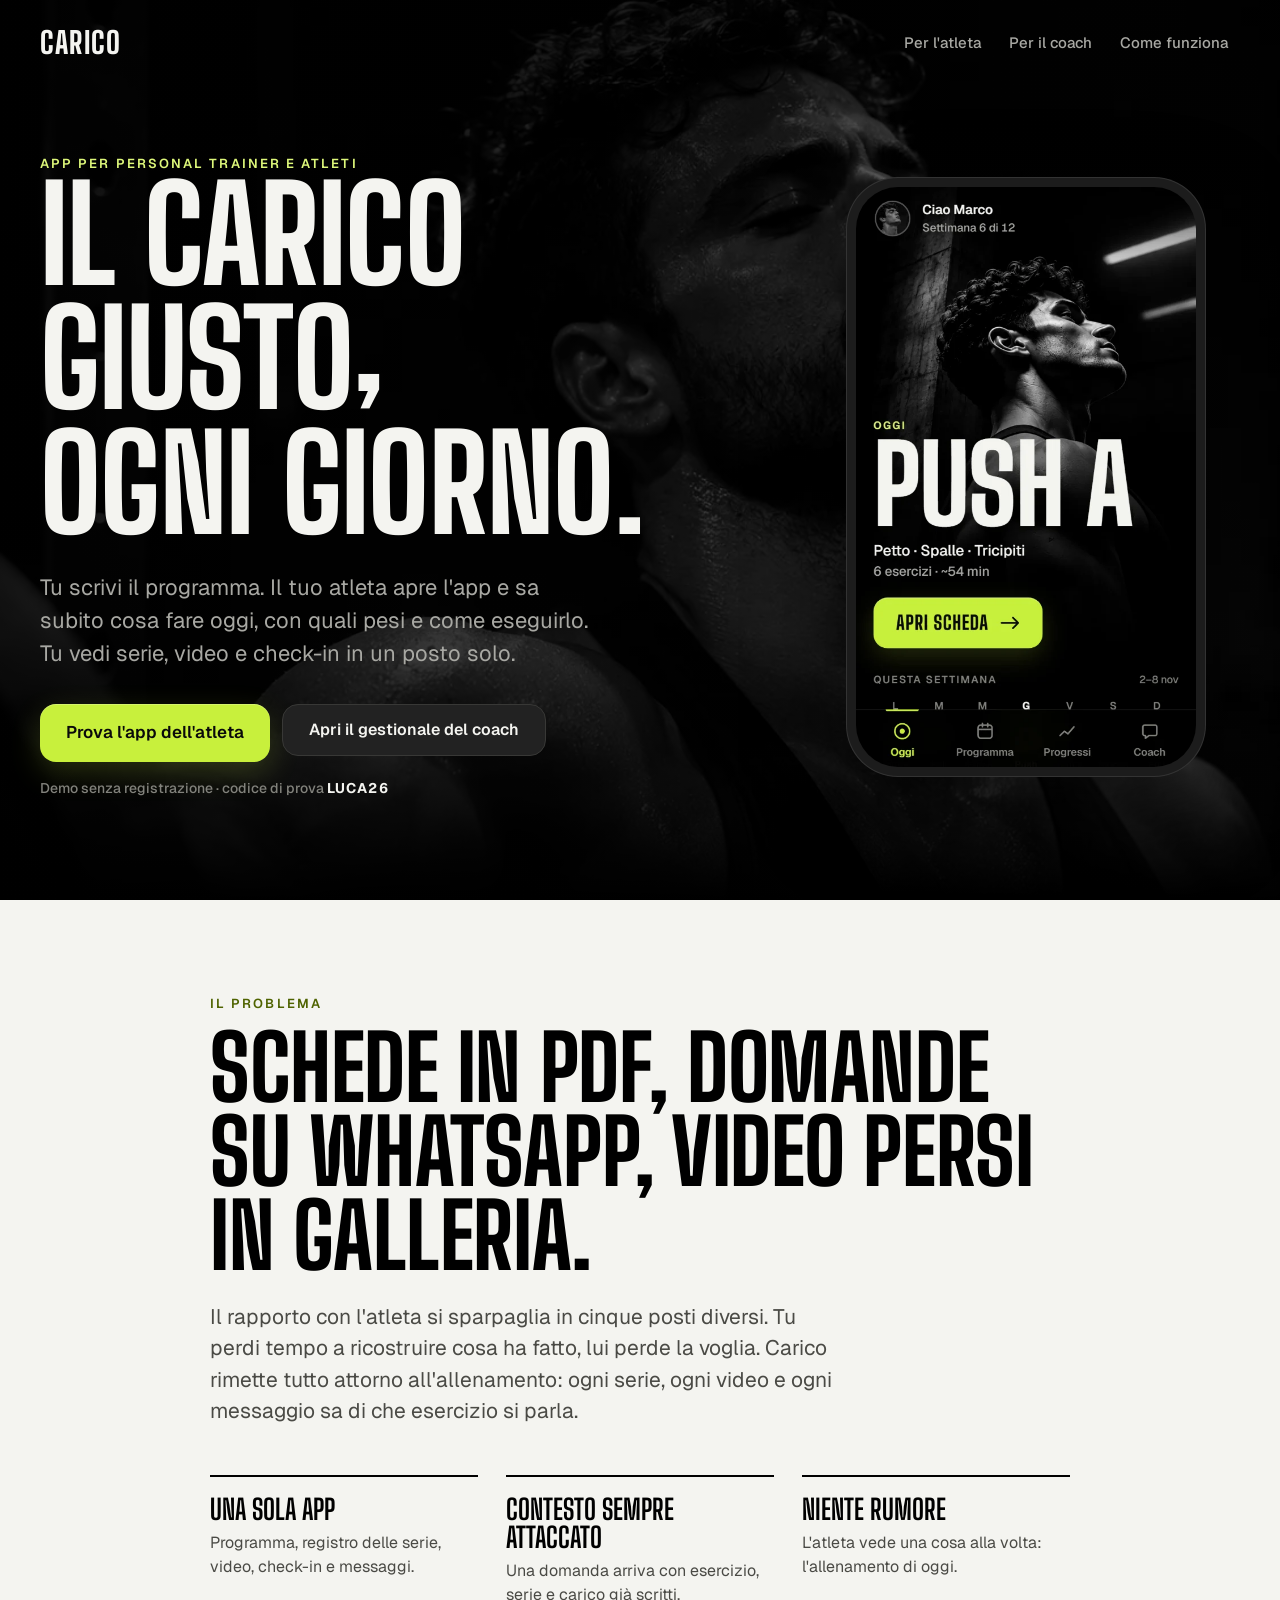
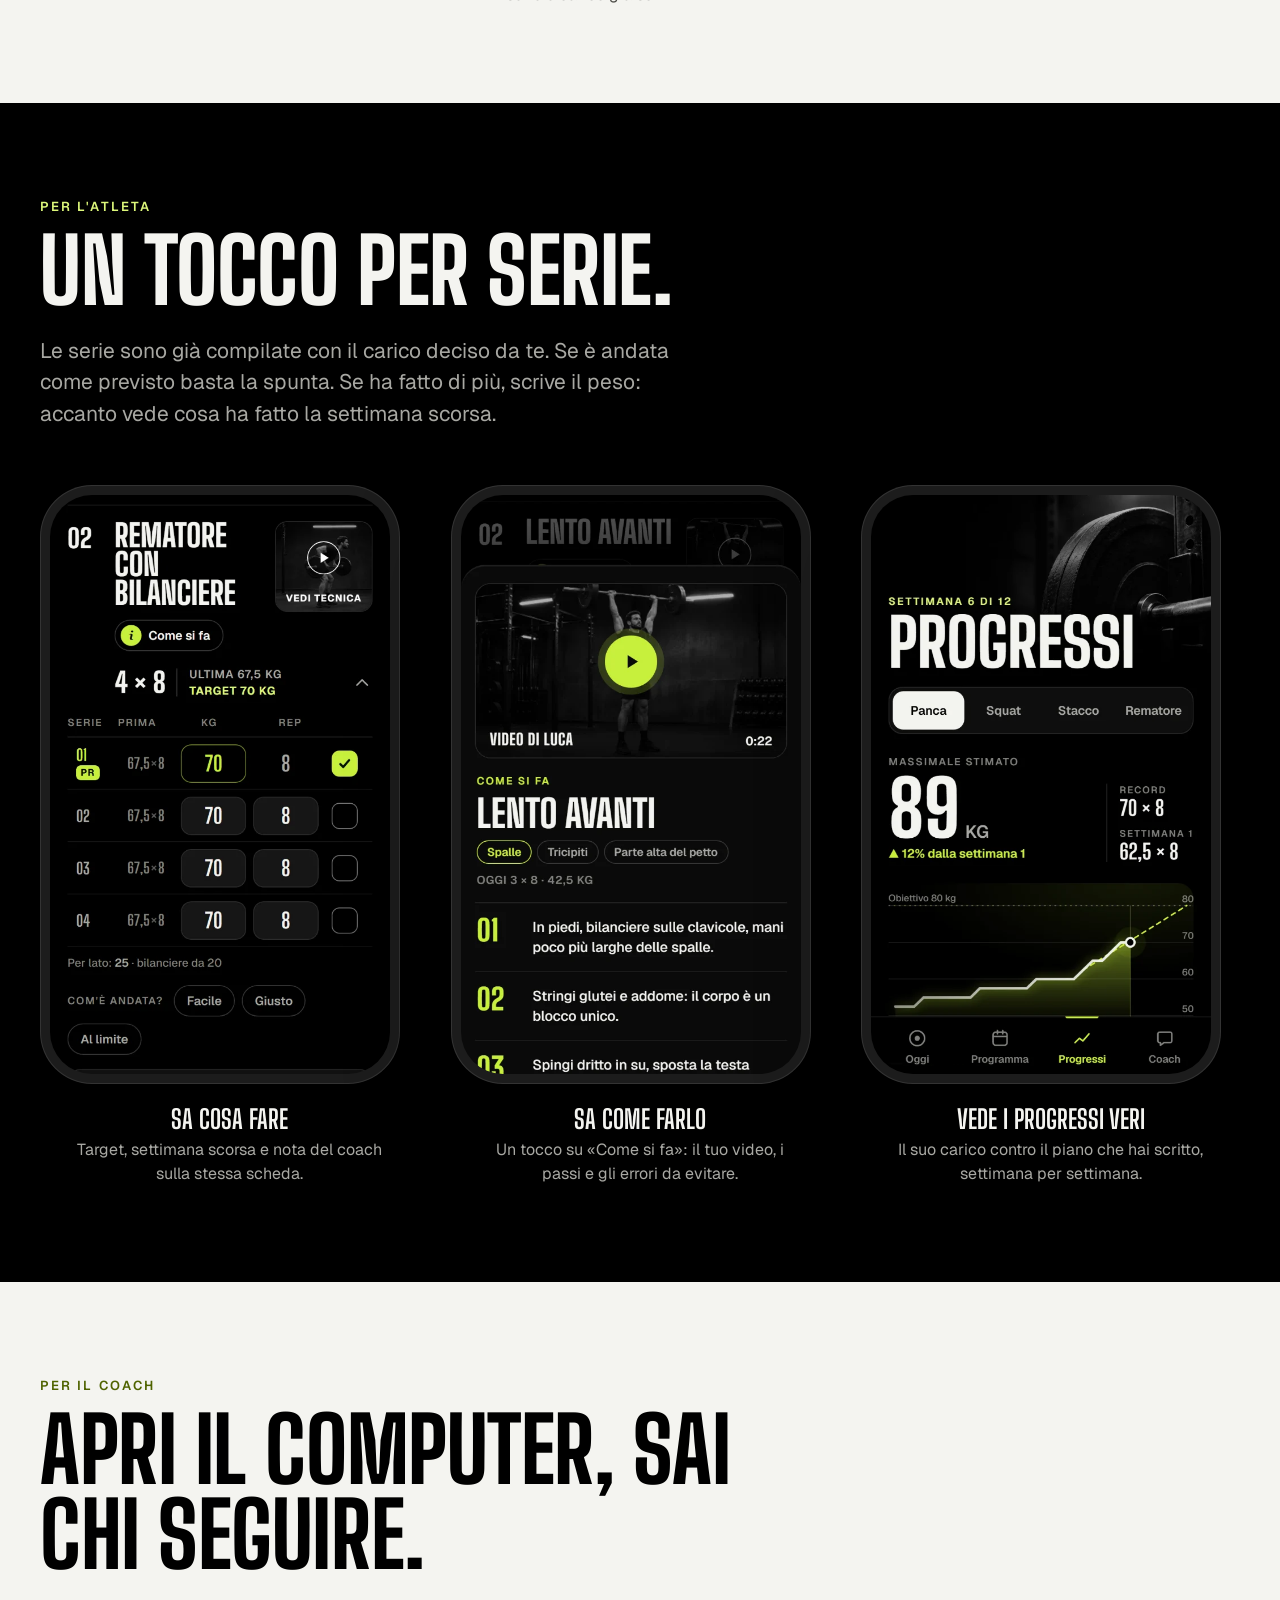
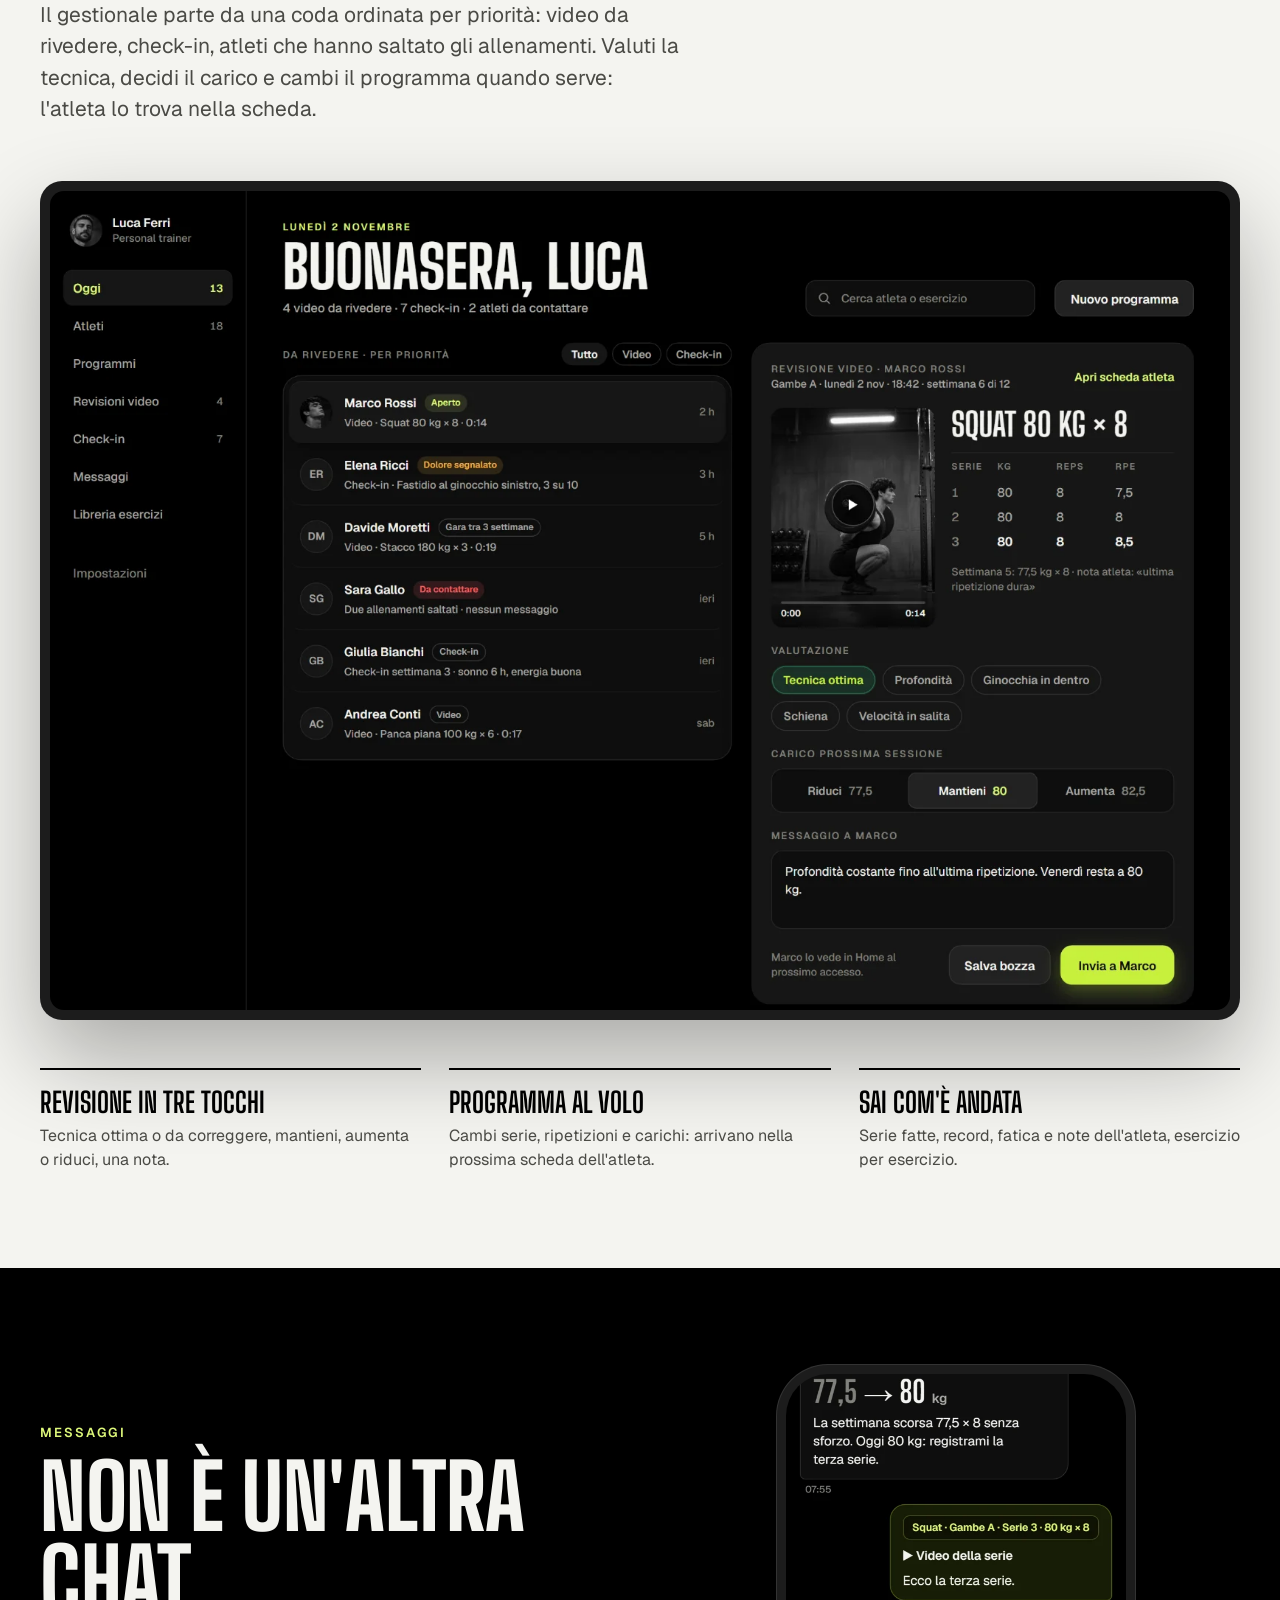
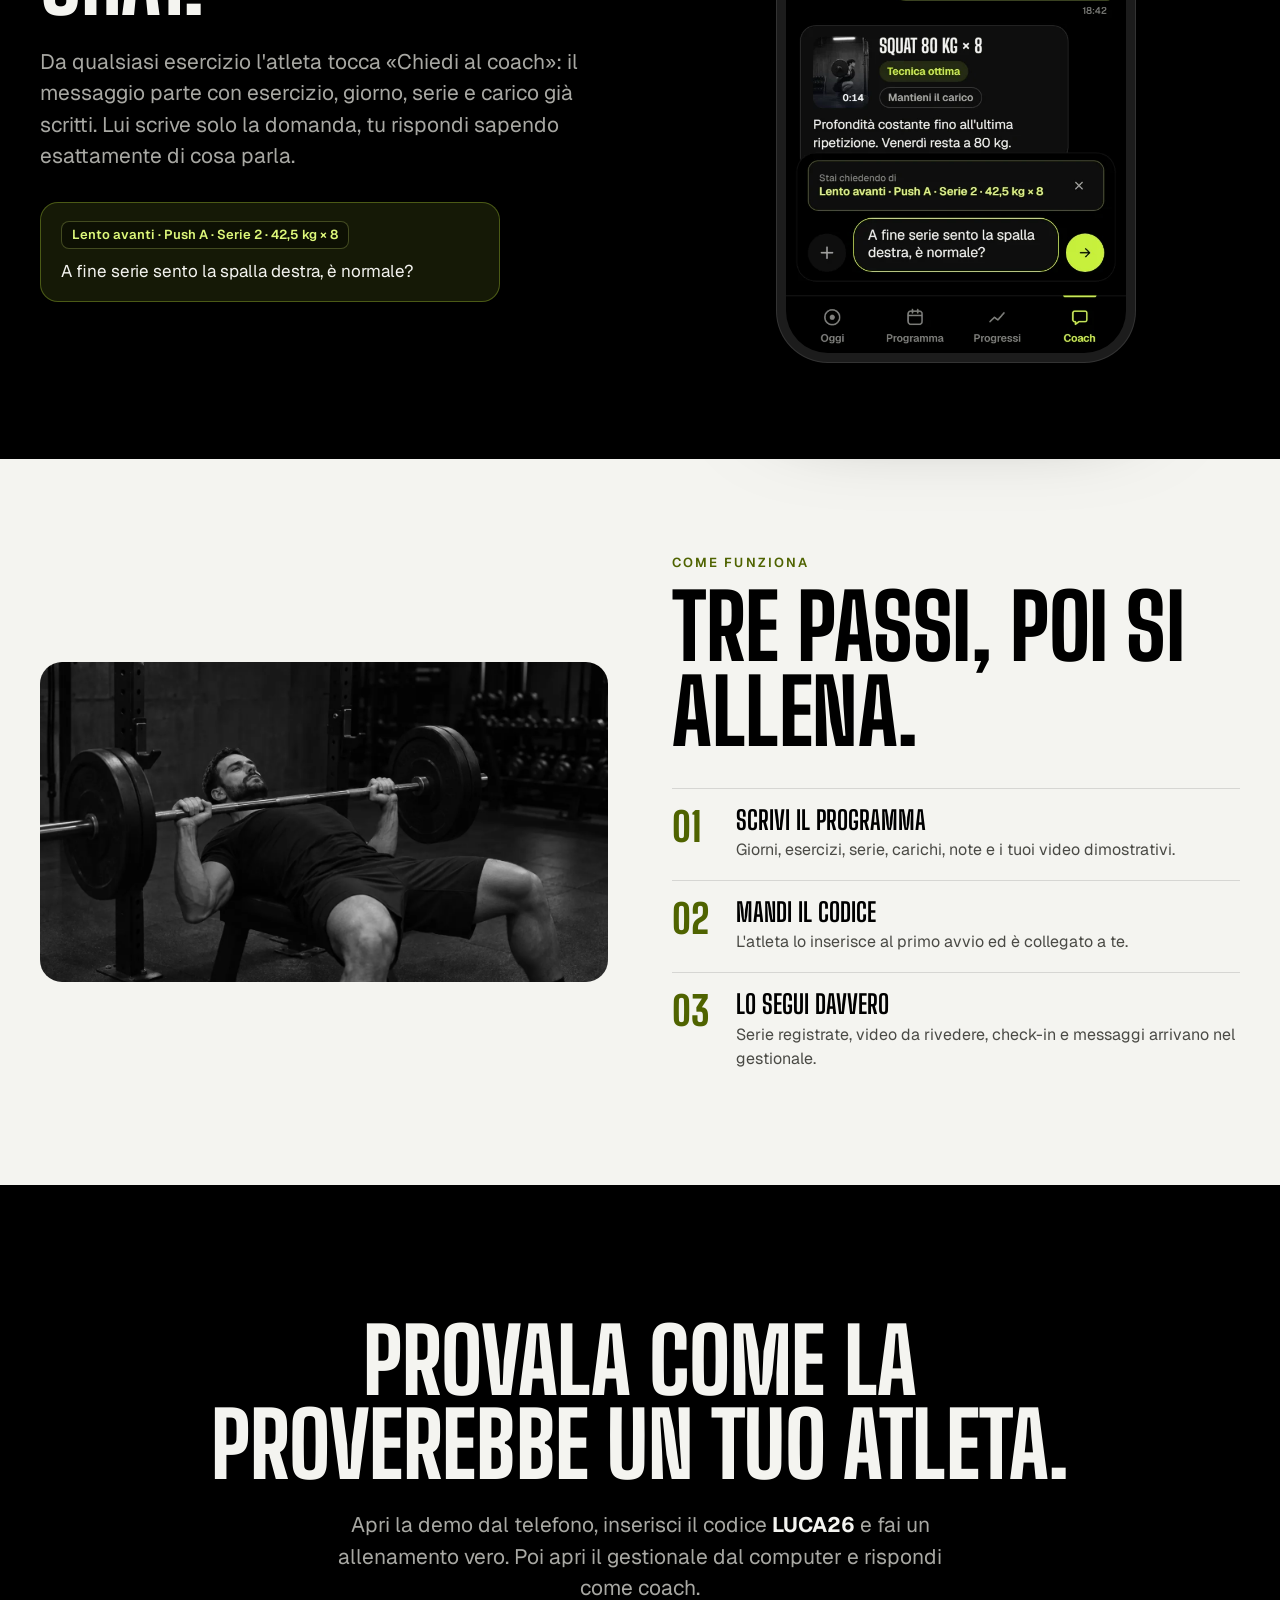
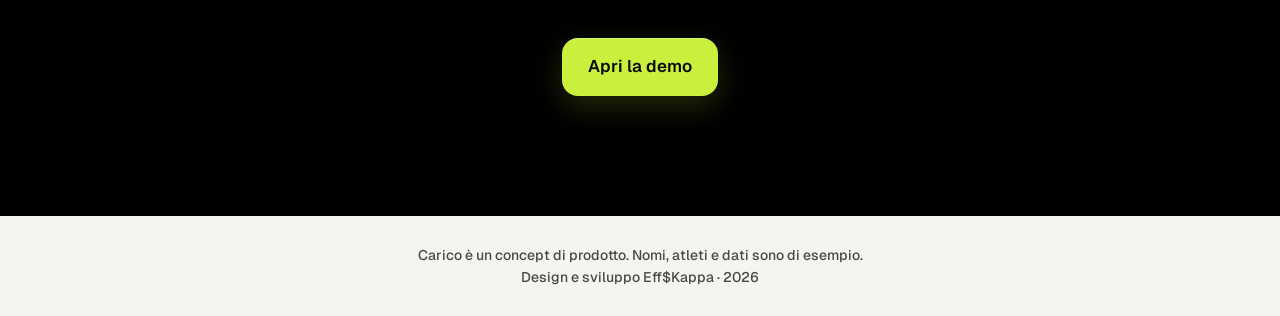
<file: index.html>
<!doctype html>
<html lang="it">
<head>
<meta charset="utf-8">
<meta name="viewport" content="width=device-width, initial-scale=1">
<meta name="robots" content="noindex, nofollow">
<meta name="theme-color" content="#000000">
<title>Carico · L'app per personal trainer che seguono davvero</title>
<meta name="description" content="Programma, serie registrate, video della tecnica e messaggi con il contesto dell'allenamento: l'app che collega personal trainer e atleti.">
<link rel="preconnect" href="https://fonts.googleapis.com">
<link rel="preconnect" href="https://fonts.gstatic.com" crossorigin>
<link href="https://fonts.googleapis.com/css2?family=Big+Shoulders+Display:wght@600;700;800&family=Geist:wght@400;500;600;700&display=swap" rel="stylesheet">
<link rel="stylesheet" href="assets/css/sistema.css">
<link rel="stylesheet" href="assets/css/nero-lime.css">
<link rel="stylesheet" href="assets/css/sito.css">
</head>
<body>

<header class="testata-sito">
  <a class="marchio-sito" href="#inizio" aria-label="Carico, inizio pagina">CARICO</a>
  <nav aria-label="Sezioni">
    <a href="#atleta">Per l'atleta</a>
    <a href="#coach">Per il coach</a>
    <a href="#come">Come funziona</a>
  </nav>
</header>

<main id="inizio">
  <!-- 1 · scuro -->
  <section class="apertura scuro">
    <div class="apertura-foto"><img src="assets/foto/sito-hero.webp" alt="" fetchpriority="high"></div>
    <div class="contenitore apertura-griglia">
      <div class="apertura-testo">
        <span class="sopratitolo">App per personal trainer e atleti</span>
        <h1>Il carico giusto<span class="virgola">,</span><br>ogni giorno.</h1>
        <p class="sottotitolo">Tu scrivi il programma. Il tuo atleta apre l'app e sa subito cosa fare oggi, con quali pesi e come eseguirlo. Tu vedi serie, video e check-in in un posto solo.</p>
        <div class="azioni-apertura">
          <a class="btn-primario" href="app.html">Prova l'app dell'atleta</a>
          <a class="btn-secondario" href="coach.html">Apri il gestionale del coach</a>
        </div>
        <p class="nota-demo">Demo senza registrazione · codice di prova <b>LUCA26</b></p>
      </div>
      <figure class="telefono"><img src="assets/sito/app-oggi.webp" alt="Schermata Oggi: Push A, petto spalle tricipiti, 6 esercizi, pulsante Apri scheda e settimana in corso" width="600" height="1022"></figure>
    </div>
  </section>

  <!-- 2 · chiaro -->
  <section class="chiaro" aria-labelledby="t-problema">
    <div class="contenitore stretto">
      <span class="sopratitolo">Il problema</span>
      <h2 id="t-problema">Schede in PDF, domande su WhatsApp, video persi in galleria.</h2>
      <p class="testo-grande">Il rapporto con l'atleta si sparpaglia in cinque posti diversi. Tu perdi tempo a ricostruire cosa ha fatto, lui perde la voglia. Carico rimette tutto attorno all'allenamento: ogni serie, ogni video e ogni messaggio sa di che esercizio si parla.</p>
      <ul class="tre-punti">
        <li><b>Una sola app</b><span>Programma, registro delle serie, video, check-in e messaggi.</span></li>
        <li><b>Contesto sempre attaccato</b><span>Una domanda arriva con esercizio, serie e carico già scritti.</span></li>
        <li><b>Niente rumore</b><span>L'atleta vede una cosa alla volta: l'allenamento di oggi.</span></li>
      </ul>
    </div>
  </section>

  <!-- 3 · scuro -->
  <section class="scuro" id="atleta" aria-labelledby="t-atleta">
    <div class="contenitore">
      <div class="intestazione-sezione">
        <span class="sopratitolo">Per l'atleta</span>
        <h2 id="t-atleta">Un tocco per serie.</h2>
        <p class="testo-grande">Le serie sono già compilate con il carico deciso da te. Se è andata come previsto basta la spunta. Se ha fatto di più, scrive il peso: accanto vede cosa ha fatto la settimana scorsa.</p>
      </div>
      <div class="fila-telefoni">
        <figure><div class="telefono"><img src="assets/sito/app-allenamento.webp" alt="Scheda di Pull A: rematore con bilanciere aperto, target 70 kg, tabella serie, chili e ripetizioni con la colonna della settimana scorsa" width="600" height="1022" loading="lazy"></div><figcaption><b>Sa cosa fare</b>Target, settimana scorsa e nota del coach sulla stessa scheda.</figcaption></figure>
        <figure><div class="telefono"><img src="assets/sito/app-guida.webp" alt="Come si fa il lento avanti: video del coach, muscoli, passi numerati ed errori da evitare" width="600" height="1022" loading="lazy"></div><figcaption><b>Sa come farlo</b>Un tocco su «Come si fa»: il tuo video, i passi e gli errori da evitare.</figcaption></figure>
        <figure><div class="telefono"><img src="assets/sito/app-progressi.webp" alt="Progressi della panca piana: 70 kg × 8, grafico reale contro piano del coach" width="600" height="1022" loading="lazy"></div><figcaption><b>Vede i progressi veri</b>Il suo carico contro il piano che hai scritto, settimana per settimana.</figcaption></figure>
      </div>
    </div>
  </section>

  <!-- 4 · chiaro -->
  <section class="chiaro" id="coach" aria-labelledby="t-coach">
    <div class="contenitore">
      <div class="intestazione-sezione">
        <span class="sopratitolo">Per il coach</span>
        <h2 id="t-coach">Apri il computer, sai chi seguire.</h2>
        <p class="testo-grande">Il gestionale parte da una coda ordinata per priorità: video da rivedere, check-in, atleti che hanno saltato gli allenamenti. Valuti la tecnica, decidi il carico e cambi il programma quando serve: l'atleta lo trova nella scheda.</p>
      </div>
      <figure class="schermo-pc"><img src="assets/sito/coach.webp" alt="Gestionale del coach: coda da rivedere, video dello squat di Marco aperto con valutazione, carico della prossima sessione e messaggio" width="1600" height="1111" loading="lazy"></figure>
      <ul class="tre-punti">
        <li><b>Revisione in tre tocchi</b><span>Tecnica ottima o da correggere, mantieni, aumenta o riduci, una nota.</span></li>
        <li><b>Programma al volo</b><span>Cambi serie, ripetizioni e carichi: arrivano nella prossima scheda dell'atleta.</span></li>
        <li><b>Sai com'è andata</b><span>Serie fatte, record, fatica e note dell'atleta, esercizio per esercizio.</span></li>
      </ul>
    </div>
  </section>

  <!-- 5 · scuro -->
  <section class="scuro" aria-labelledby="t-chat">
    <div class="contenitore due-colonne">
      <div>
        <span class="sopratitolo">Messaggi</span>
        <h2 id="t-chat">Non è un'altra chat.</h2>
        <p class="testo-grande">Da qualsiasi esercizio l'atleta tocca «Chiedi al coach»: il messaggio parte con esercizio, giorno, serie e carico già scritti. Lui scrive solo la domanda, tu rispondi sapendo esattamente di cosa parla.</p>
        <p class="esempio-contesto"><span>Lento avanti · Push A · Serie 2 · 42,5 kg × 8</span>A fine serie sento la spalla destra, è normale?</p>
      </div>
      <figure class="telefono"><img src="assets/sito/app-chat.webp" alt="Chat con il coach: il riferimento all'esercizio è già inserito sopra il messaggio" width="600" height="1022" loading="lazy"></figure>
    </div>
  </section>

  <!-- 6 · chiaro -->
  <section class="chiaro" id="come" aria-labelledby="t-come">
    <div class="contenitore due-colonne inverso">
      <figure class="foto-sezione"><img src="assets/foto/sito-coach.webp" alt="Un personal trainer si allena alla panca in una palestra industriale" loading="lazy"></figure>
      <div>
        <span class="sopratitolo">Come funziona</span>
        <h2 id="t-come">Tre passi, poi si allena.</h2>
        <ol class="passi">
          <li><b>Scrivi il programma</b><span>Giorni, esercizi, serie, carichi, note e i tuoi video dimostrativi.</span></li>
          <li><b>Mandi il codice</b><span>L'atleta lo inserisce al primo avvio ed è collegato a te.</span></li>
          <li><b>Lo segui davvero</b><span>Serie registrate, video da rivedere, check-in e messaggi arrivano nel gestionale.</span></li>
        </ol>
      </div>
    </div>
  </section>

  <!-- 7 · scuro -->
  <section class="scuro chiusura" aria-labelledby="t-prova">
    <div class="contenitore stretto">
      <h2 id="t-prova">Provala come la proverebbe un tuo atleta.</h2>
      <p class="testo-grande">Apri la demo dal telefono, inserisci il codice <b>LUCA26</b> e fai un allenamento vero. Poi apri il gestionale dal computer e rispondi come coach.</p>
      <div class="azioni-apertura centro">
        <a class="btn-primario" href="app.html">Apri la demo</a>
      </div>
    </div>
  </section>
</main>

<footer class="piede">
  <p>Carico è un concept di prodotto. Nomi, atleti e dati sono di esempio.</p>
  <p>Design e sviluppo Eff$Kappa · 2026</p>
</footer>

</body>
</html>
</file>
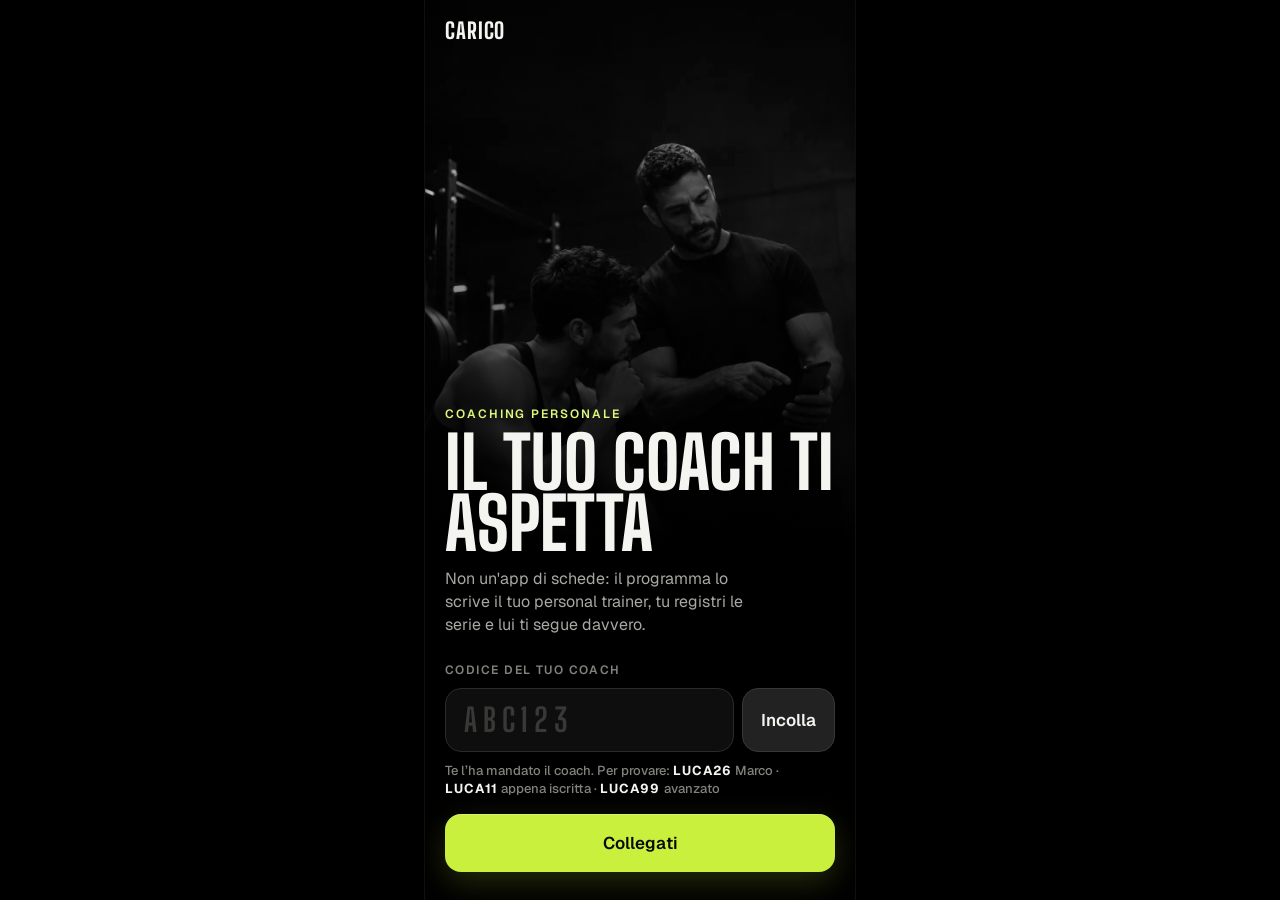
<file: app.html>
<!doctype html>
<html lang="it">
<head>
<meta charset="utf-8">
<meta name="viewport" content="width=device-width, initial-scale=1, viewport-fit=cover">
<meta name="robots" content="noindex, nofollow">
<meta name="theme-color" content="#000000">
<meta name="apple-mobile-web-app-capable" content="yes">
<meta name="apple-mobile-web-app-status-bar-style" content="black-translucent">
<title>Oggi · Coaching</title>
<link rel="preconnect" href="https://fonts.googleapis.com">
<link rel="preconnect" href="https://fonts.gstatic.com" crossorigin>
<link href="https://fonts.googleapis.com/css2?family=Big+Shoulders+Display:wght@600;700;800&family=Geist:wght@400;500;600;700&display=swap" rel="stylesheet">
<link rel="stylesheet" href="assets/css/sistema.css">
<link rel="stylesheet" href="assets/css/nero-lime.css?v=2">
<script>try { document.documentElement.dataset.tema = JSON.parse(localStorage.getItem("pt-tema")) || "lime"; } catch (e) { /* tema predefinito */ }</script>
<link rel="stylesheet" href="assets/css/app.css">
<link rel="stylesheet" href="assets/css/schermate.css">
<link rel="stylesheet" href="assets/css/moderno.css">
<link rel="stylesheet" href="assets/css/serie.css">
<link rel="stylesheet" href="assets/css/carico.css">
<link rel="stylesheet" href="assets/css/scheda.css?v=7">
<link rel="stylesheet" href="assets/css/progressi.css">
<link rel="stylesheet" href="assets/css/modelli.css">
</head>
<body>
<div class="app">
  <main class="vista schermo" data-vista="oggi" aria-live="polite"></main>
  <main class="vista" data-vista="allenamento" hidden></main>
  <main class="vista schermo" data-vista="programma" hidden></main>
  <main class="vista" data-vista="checkin" hidden></main>
  <main class="vista" data-vista="coach" hidden></main>
  <main class="vista schermo" data-vista="progressi" hidden></main>
  <main class="vista" data-vista="traguardo" hidden></main>
  <main class="vista" data-vista="benvenuto" hidden></main>
  <main class="vista schermo" data-vista="profilo" hidden></main>

  <nav class="menu" aria-label="Menu principale">
    <a class="voce attiva" href="#oggi" aria-current="page">
      <svg width="24" height="24" viewBox="0 0 24 24" aria-hidden="true"><circle cx="12" cy="12" r="8.5" fill="none" stroke="currentColor" stroke-width="1.8"/><circle cx="12" cy="12" r="3" fill="currentColor"/></svg>
      Oggi
    </a>
    <a class="voce" href="#programma">
      <svg width="24" height="24" viewBox="0 0 24 24" aria-hidden="true"><rect x="4" y="5" width="16" height="15" rx="3" fill="none" stroke="currentColor" stroke-width="1.8"/><path d="M4 10h16M9 3v4M15 3v4" stroke="currentColor" stroke-width="1.8" stroke-linecap="round"/></svg>
      Programma
    </a>
    <a class="voce" href="#progressi">
      <svg width="24" height="24" viewBox="0 0 24 24" aria-hidden="true"><polyline points="4,17 9,12 13,15 20,7" fill="none" stroke="currentColor" stroke-width="1.8" stroke-linecap="round" stroke-linejoin="round"/></svg>
      Progressi
    </a>
    <a class="voce" href="#coach" id="voce-coach">
      <svg width="24" height="24" viewBox="0 0 24 24" aria-hidden="true"><path d="M6 5h12a2 2 0 0 1 2 2v8a2 2 0 0 1-2 2h-7l-4 3v-3H6a2 2 0 0 1-2-2V7a2 2 0 0 1 2-2z" fill="none" stroke="currentColor" stroke-width="1.8" stroke-linejoin="round"/></svg>
      Coach
    </a>
  </nav>
</div>

<div class="avviso" id="avviso" role="status" aria-live="polite">
  <span class="spunta"><svg width="14" height="14" viewBox="0 0 16 16"><path d="M3.5 8.5l3 3 6-7" fill="none" style="stroke:var(--voltaico)" stroke-width="2" stroke-linecap="round" stroke-linejoin="round"/></svg></span>
  <div style="flex:1"><strong></strong><span></span></div>
  <button class="link-azione">Annulla</button>
</div>

<input type="file" id="file-video" accept="video/*" capture="environment" hidden>
<input type="file" id="file-allegato" accept="image/*,video/*" hidden>

<script src="assets/js/dati.js"></script>
<script src="assets/js/programmi.js"></script>
<script src="assets/js/archivio.js"></script>
<script src="assets/js/comune.js"></script>
<script src="assets/js/piano.js"></script>
<script src="assets/js/calendario.js"></script>
<script src="assets/js/oggi.js"></script>
<script src="assets/js/guida.js"></script>
<script src="assets/js/allenamento.js?v=12"></script>
<script src="assets/js/programma.js"></script>
<script src="assets/js/checkin.js"></script>
<script src="assets/js/chat.js"></script>
<script src="assets/js/progressi.js"></script>
<script src="assets/js/benvenuto.js"></script>
</body>
</html>
</file>
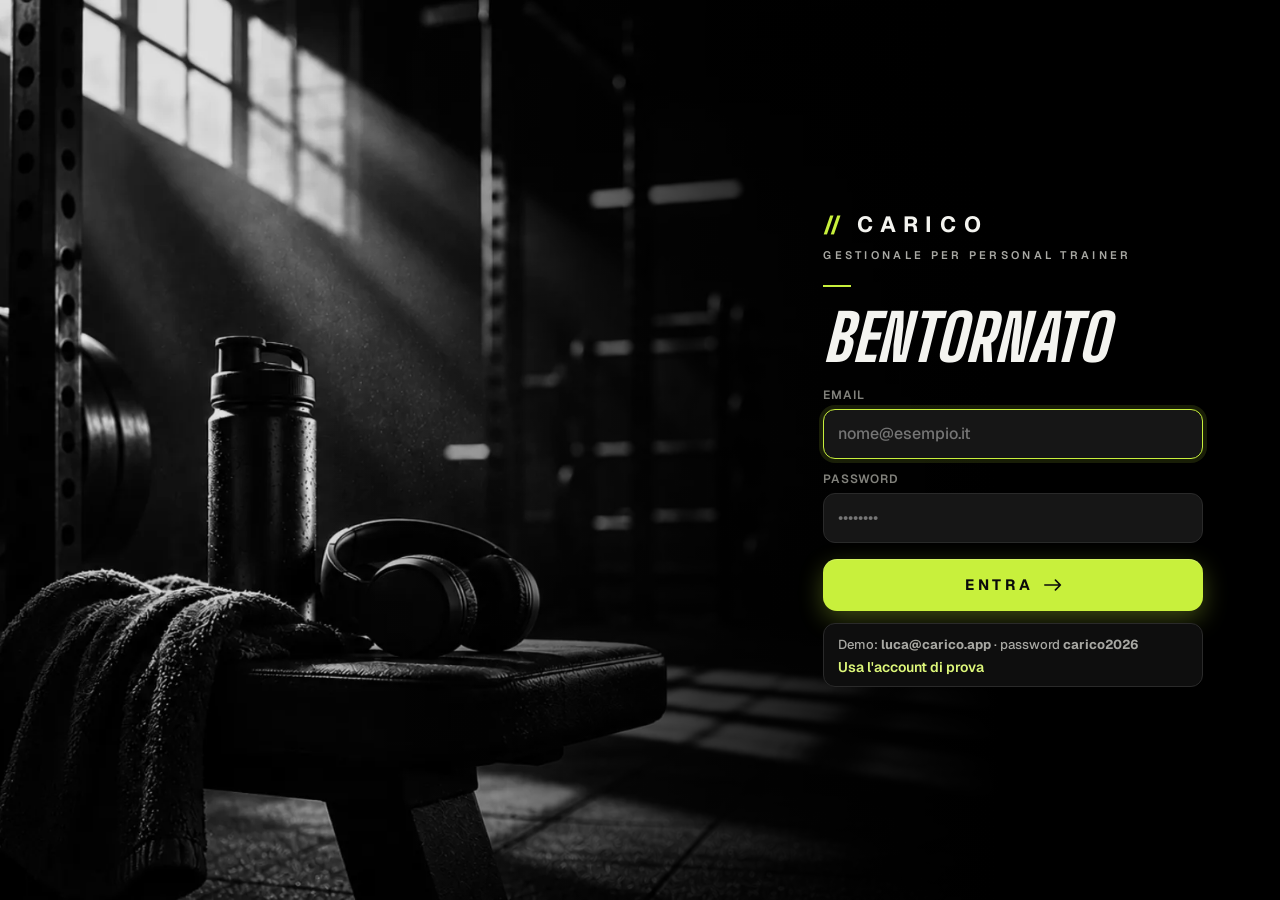
<file: coach.html>
<!doctype html>
<html lang="it">
<head>
<meta charset="utf-8">
<meta name="viewport" content="width=device-width, initial-scale=1">
<meta name="robots" content="noindex, nofollow">
<meta name="theme-color" content="#000000">
<title>Gestionale del coach</title>
<link rel="preconnect" href="https://fonts.googleapis.com">
<link rel="preconnect" href="https://fonts.gstatic.com" crossorigin>
<link href="https://fonts.googleapis.com/css2?family=Big+Shoulders+Display:wght@600;700;800&family=Geist:wght@400;500;600;700&display=swap" rel="stylesheet">
<link rel="stylesheet" href="assets/css/sistema.css">
<link rel="stylesheet" href="assets/css/nero-lime.css?v=2">
<script>try { document.documentElement.dataset.tema = JSON.parse(localStorage.getItem("pt-tema")) || "lime"; } catch (e) { /* tema predefinito */ }</script>
<link rel="stylesheet" href="assets/css/coach.css?v=2">
<link rel="stylesheet" href="assets/css/gestionale.css?v=3">
</head>
<body>
<!-- Accesso: per la demo un account di prova; con il database online diventa un accesso vero -->
<div class="accesso" id="accesso" hidden>
  <div class="accesso-foto"><img src="assets/foto/accesso-sfondo.webp" alt=""></div>
  <form class="accesso-modulo" id="form-accesso" novalidate>
    <span class="marchio-g"><i aria-hidden="true">//</i> CARICO</span>
    <span class="sopra">Gestionale per personal trainer</span><i class="trattino-g" aria-hidden="true"></i>
    <h1>Bentornato</h1>
    <label>Email<input type="email" id="a-email" autocomplete="username" placeholder="nome@esempio.it"></label>
    <label>Password<input type="password" id="a-password" autocomplete="current-password" placeholder="••••••••"></label>
    <p class="errore-nuovo" id="errore-accesso" hidden>Email o password non corrette.</p>
    <button class="btn-invia entra-g" type="submit">Entra <svg width="18" height="12" viewBox="0 0 22 14" aria-hidden="true"><path d="M1 7h19M14 1l6 6-6 6" fill="none" stroke="currentColor" stroke-width="2" stroke-linecap="round" stroke-linejoin="round"/></svg></button>
    <div class="prova-accesso"><span>Demo: <b>luca@carico.app</b> · password <b>carico2026</b></span><button type="button" class="link" id="usa-prova">Usa l'account di prova</button></div>
  </form>
</div>
<div class="gestionale" hidden>
  <aside class="laterale">
    <div class="io"><img class="avatar" id="io-foto" src="assets/foto/coach-luca.webp" alt="" width="40" height="40"><div><b id="io-nome">Luca Ferri</b><span>Personal trainer</span></div></div>
    <nav class="navigazione" aria-label="Sezioni">
      <a href="#oggi" data-pag="oggi">Oggi<span class="conta" id="conta-oggi"></span></a>
      <a href="#atleti" data-pag="atleti">Atleti<span class="conta" id="conta-atleti"></span></a>
      <a href="#programmi" data-pag="programmi">Programmi</a>
      <a href="#messaggi" data-pag="messaggi">Messaggi<span class="conta" id="conta-messaggi"></span></a>
      <a href="#libreria" data-pag="libreria">Libreria esercizi</a>
    </nav>
    <button class="btn-invia nuovo-laterale" data-nuovo>+ Nuovo atleta</button>
    <button class="esci" id="esci">Esci</button>
  </aside>

  <main class="principale">
    <!-- Oggi: cosa c'è da rivedere -->
    <section class="pagina" data-pagina="oggi">
      <header class="intestazione">
        <div class="titoli">
          <span class="sopra" id="data-oggi"></span>
          <h1 id="saluto">Buonasera, Luca</h1>
          <span class="riassunto num" id="riassunto"></span>
        </div>
        <button class="btn-sec" data-nuovo>+ Nuovo atleta</button>
      </header>
      <section class="assistente" id="assistente" aria-labelledby="t-assistente"></section>
      <div class="lavoro">
        <section class="coda-blocco" aria-labelledby="t-coda">
          <div class="riga-titolo">
            <h2 id="t-coda" class="etichetta">Da rivedere · dal più recente</h2>
            <label class="cerca piccola"><span class="vh">Cerca nella coda</span><input type="search" id="cerca-coda" placeholder="Cerca atleta o cosa…"></label>
            <div class="filtri" role="group" aria-label="Filtra">
              <button class="filtro attivo" data-f="tutto" aria-pressed="true">Tutto</button>
              <button class="filtro" data-f="video" aria-pressed="false">Video</button>
              <button class="filtro" data-f="check" aria-pressed="false">Check-in</button>
              <button class="filtro" data-f="allenamenti" aria-pressed="false">Allenamenti</button>
            </div>
          </div>
          <ul class="coda card" id="coda"></ul>
        </section>
        <section class="revisione card-rilievo" id="revisione" aria-label="Revisione video"></section>
      </div>
      <section class="blocco-g" aria-labelledby="t-settimana">
        <div class="riga-titolo"><h2 id="t-settimana" class="etichetta">I tuoi atleti · questa settimana</h2><a class="link" href="#atleti">Tutti gli atleti</a></div>
        <div class="schede-atleti" id="schede-atleti"></div>
      </section>
    </section>

    <!-- Atleti -->
    <section class="pagina" data-pagina="atleti" hidden>
      <header class="intestazione">
        <div class="titoli"><span class="sopra">Atleti</span><h1>I tuoi atleti</h1><span class="riassunto" id="riassunto-atleti"></span></div>
      </header>
      <div class="barra-filtri">
        <label class="cerca"><span class="vh">Cerca atleta</span><input type="search" id="cerca-atleti" placeholder="Cerca per nome, programma o codice"></label>
        <div class="filtri" id="filtri-atleti" role="group" aria-label="Filtra atleti"></div>
        <label class="ordina">Ordina<select id="ordina-atleti"><option value="nome">Nome</option><option value="stato">Da seguire prima</option><option value="settimana">Settimana</option><option value="fatti">Allenamenti fatti</option></select></label>
        <button class="btn-invia" data-nuovo>+ Nuovo atleta</button>
      </div>
      <div class="tabella card" role="table" aria-label="Atleti">
        <div class="tr th" role="row"><span role="columnheader">Atleta</span><span role="columnheader">Programma</span><span role="columnheader">Settimana</span><span role="columnheader">Questa settimana</span><span role="columnheader">Codice app</span><span role="columnheader">Stato</span></div>
        <div id="righe-atleti" role="rowgroup"></div>
      </div>
      <div class="legenda"><span><i class="q f"></i>Fatto</span><span><i class="q s"></i>Non fatto o saltato</span><span><i class="q r"></i>Riposo / libero</span><span><i class="q p"></i>Previsto</span></div>
    </section>

    <!-- Un atleta -->
    <section class="pagina" data-pagina="atleta" hidden></section>

    <!-- Programmi -->
    <section class="pagina" data-pagina="programmi" hidden></section>

    <!-- Messaggi -->
    <section class="pagina" data-pagina="messaggi" hidden></section>

    <!-- Libreria esercizi -->
    <section class="pagina" data-pagina="libreria" hidden></section>
  </main>
</div>

<!-- Nuovo atleta -->
<div class="velo-g" id="velo-nuovo" hidden></div>
<div class="finestra-g" id="nuovo-atleta" role="dialog" aria-modal="true" aria-labelledby="t-nuovo" hidden></div>

<div class="avviso" id="avviso" role="status" aria-live="polite">
  <span class="spunta"><svg width="14" height="14" viewBox="0 0 16 16"><path d="M3.5 8.5l3 3 6-7" fill="none" style="stroke:var(--voltaico)" stroke-width="2" stroke-linecap="round" stroke-linejoin="round"/></svg></span>
  <div style="flex:1"><strong id="avviso-titolo"></strong><span id="avviso-testo"></span></div>
  <button class="link" id="annulla">Annulla</button>
</div>

<script src="assets/js/dati.js"></script>
<script src="assets/js/programmi.js"></script>
<script src="assets/js/archivio.js"></script>
<script src="assets/js/guida.js"></script>
<script src="assets/js/coach.js?v=3"></script>
</body>
</html>
</file>
<file: assets/css/sistema.css>
/* Sistema visivo — dalla tavola «Design system» di Claude Design (variante blu).
   Un solo accento (Voltaico) per azioni, stato attivo e dati. Tre livelli di profondità. */
:root {
  --notte-0: #06080D;   /* fondo app */
  --notte-1: #0E1422;   /* superficie */
  --notte-2: #171F30;   /* rilievo, campi */
  --notte-3: #222C42;   /* pulsante secondario */
  --deriva: #0A1429;    /* fine della sfumatura di fondo */
  --fondo: #070B14;
  --linea: #243049;
  --linea-2: #2E3A55;
  --linea-tenue: #1B2438;

  --gesso: #F2F4F8;     /* testo primario */
  --ardesia: #A3ACBD;   /* secondario */
  --fumo: #7C8698;      /* terziario */

  --voltaico: #2563FF;        /* azioni */
  --voltaico-chiaro: #7AA2FF; /* dati, attivo */
  --successo: #3DD68C;
  --avviso: #F5B544;
  --errore: #FF6166;

  --su-accento: #fff;   /* testo e icone sopra l'accento */
  --display: 'Big Shoulders Display', 'Arial Narrow', sans-serif;
  --testo: 'Geist', system-ui, -apple-system, sans-serif;

  --r-chip: 8px; --r-riga: 12px; --r-campo: 16px; --r-card: 22px;
}

[hidden] { display: none !important; }
*, *::before, *::after { box-sizing: border-box; }
html { -webkit-text-size-adjust: 100%; }
body {
  margin: 0;
  background: var(--notte-0);
  color: var(--gesso);
  font-family: var(--testo);
  -webkit-font-smoothing: antialiased;
}
button { font: inherit; color: inherit; background: none; border: 0; padding: 0; cursor: pointer; }
img { display: block; max-width: 100%; }
.num { font-variant-numeric: tabular-nums; }
.vh { position: absolute; width: 1px; height: 1px; overflow: hidden; clip: rect(0 0 0 0); white-space: nowrap; }

/* Etichette di sezione: «DAL TUO COACH» */
.etichetta { font: 600 12px/16px var(--testo); letter-spacing: .12em; color: var(--fumo); text-transform: uppercase; }

/* Pulsanti — primario 58 · secondario 52 · un solo primario per schermata */
.btn-primario {
  display: flex; align-items: center; justify-content: center; gap: 10px;
  height: 58px; border-radius: var(--r-campo);
  background: var(--voltaico); color: var(--su-accento); font: 600 17px/1 var(--testo);
  box-shadow: 0 10px 30px rgba(37, 99, 255, .32), inset 0 1px 0 rgba(255, 255, 255, .18);
  transition: transform .12s, background .12s;
}
.btn-primario:active { transform: scale(.98); background: #1D4FD9; }
.btn-secondario {
  display: flex; align-items: center; justify-content: center;
  height: 52px; border-radius: var(--r-campo);
  background: var(--notte-3); border: 1px solid var(--linea-2); color: var(--gesso);
  font: 600 16px/1 var(--testo);
  transition: transform .12s;
}
.btn-secondario:active { transform: scale(.98); }
:focus-visible { outline: 2px solid var(--voltaico-chiaro); outline-offset: 3px; }

/* Card: superficie (informativa) e rilievo (chiede un'azione) */
.card { background: var(--notte-1); border: 1px solid var(--linea); border-radius: var(--r-card); }
.card-rilievo {
  background: var(--notte-2); border-radius: var(--r-card);
  box-shadow: inset 0 1px 0 rgba(255, 255, 255, .07), 0 12px 32px rgba(0, 0, 0, .45);
}

/* Chip di stato (informativi, non toccabili) */
.chip { display: inline-flex; align-items: center; height: 24px; padding: 0 9px; border-radius: 999px; font: 600 12px/1 var(--testo); white-space: nowrap; }
.chip-ok { background: rgba(61, 214, 140, .14); color: var(--successo); }
.chip-avviso { background: rgba(245, 181, 68, .14); color: var(--avviso); }
.chip-errore { background: rgba(255, 97, 102, .14); color: var(--errore); }
.chip-info { background: rgba(122, 162, 255, .14); color: var(--voltaico-chiaro); }
.chip-neutro { border: 1px solid var(--linea-2); color: var(--ardesia); }

/* Avatar */
.avatar { border-radius: 50%; object-fit: cover; background: var(--notte-2); flex: none; }
.iniziali { display: grid; place-items: center; border-radius: 50%; background: var(--notte-2); border: 1px solid var(--linea); color: var(--ardesia); font: 600 13px/1 var(--testo); flex: none; }

/* Miniatura video: foto B/N, sfumatura verso Notte 0, durata in cifre tabulari */
.mini-video { position: relative; overflow: hidden; border-radius: var(--r-riga); flex: none; }
.mini-video img { width: 100%; height: 100%; object-fit: cover; filter: grayscale(1); }
.mini-video::after { content: ''; position: absolute; inset: 0; background: linear-gradient(rgba(7, 11, 20, 0) 40%, rgba(7, 11, 20, .85)); }
.mini-video .play {
  position: absolute; left: 50%; top: 42%; transform: translate(-50%, -50%); z-index: 1;
  width: 32px; height: 32px; border-radius: 50%;
  background: rgba(6, 8, 13, .6); border: 1px solid rgba(255, 255, 255, .3);
  display: grid; place-items: center;
}
.mini-video .durata { position: absolute; right: 6px; bottom: 6px; z-index: 1; font: 600 11px/1 var(--testo); font-variant-numeric: tabular-nums; }

/* Conferma (toast) — dalla tavola: «Serie 2 salvata · Annulla» */
.avviso {
  position: fixed; left: 50%; bottom: 28px; transform: translate(-50%, 20px); z-index: 50;
  display: flex; align-items: center; gap: 12px; min-width: 300px; max-width: calc(100% - 32px);
  padding: 14px 16px; border-radius: var(--r-campo);
  background: var(--notte-2); box-shadow: inset 0 1px 0 rgba(255, 255, 255, .07), 0 12px 32px rgba(0, 0, 0, .5);
  opacity: 0; pointer-events: none; transition: opacity .2s, transform .2s;
}
.avviso.su { opacity: 1; transform: translate(-50%, 0); pointer-events: auto; }
.avviso .spunta { width: 28px; height: 28px; border-radius: 50%; background: rgba(61, 214, 140, .14); display: grid; place-items: center; flex: none; }
.avviso strong { display: block; font: 600 15px/20px var(--testo); }
.avviso span { display: block; font: 500 13px/18px var(--testo); color: var(--ardesia); }

@media (prefers-reduced-motion: reduce) {
  *, *::before, *::after { transition: none !important; animation: none !important; }
}
</file>
<file: assets/css/nero-lime.css>
/* Colori dell'app. Nero e lime è quello scelto da Francesco (2026-11-03, dalla variante «Nero Lime» di Claude Design).
   Temi da scegliere nel Profilo (richiesta di Francesco 2026-11-03: «3 accostamenti che spaccano, tutto visibile»):
   fondo sempre nero, cambia solo l'accento. Ogni accento è chiaro: sopra ci va testo nero (contrasto alto), e sul nero si legge. */
:root {
  --notte-0: #000000;   /* fondo app */
  --notte-1: #0E0E0E;   /* superficie */
  --notte-2: #161616;   /* rilievo, campi */
  --notte-3: #222222;   /* pulsante secondario */
  --deriva: #000000;
  --fondo: #000000;
  --linea: #2A2A2A;
  --linea-2: #383836;
  --linea-tenue: #1C1C1C;

  --gesso: #F4F4F0;
  --ardesia: #A8A8A3;
  --fumo: #82827C;

  /* Nero · Lime (predefinito) */
  --voltaico: #C8F03C;        /* azioni, fatto */
  --voltaico-chiaro: #DDF77A; /* dati, attivo */
  --voltaico-scuro: #A9CF22;  /* pulsante premuto */
  --accento-rgb: 200, 240, 60;
  --accento-chiaro-rgb: 221, 247, 122;
  --su-accento: #0A0A0A;      /* sull'accento il testo è nero */
  --successo: var(--voltaico); /* un solo colore per «fatto»: l'accento */
}
/* Nero · Bianco: monocromo puro, l'effetto più «lusso» */
:root[data-tema="bianco"] { --voltaico: #F4F4F0; --voltaico-chiaro: #FFFFFF; --voltaico-scuro: #D4D4CE; --accento-rgb: 244, 244, 240; --accento-chiaro-rgb: 255, 255, 255; }
/* Nero · Arancio «Brace»: energia, da sala pesi */
:root[data-tema="brace"] { --voltaico: #FF7A1A; --voltaico-chiaro: #FFA05C; --voltaico-scuro: #E0640A; --accento-rgb: 255, 122, 26; --accento-chiaro-rgb: 255, 160, 92; }
/* Nero · Azzurro «Ghiaccio»: tecnico, freddo, molto leggibile */
:root[data-tema="ghiaccio"] { --voltaico: #4FD8FF; --voltaico-chiaro: #8DE7FF; --voltaico-scuro: #22BDE8; --accento-rgb: 79, 216, 255; --accento-chiaro-rgb: 141, 231, 255; }

/* Regole della base scritte col blu */
.btn-primario { box-shadow: 0 10px 30px rgba(var(--accento-rgb), .18), inset 0 1px 0 rgba(255, 255, 255, .25); }
.btn-primario:active { background: var(--voltaico-scuro); }
.chip-info { background: rgba(var(--accento-chiaro-rgb), .12); }
.chip-ok { background: rgba(var(--accento-rgb), .12); color: var(--voltaico); }
.avviso .spunta { background: rgba(var(--accento-rgb), .14); }
:root[data-tema="brace"] { --errore: #FF4F7B; } /* il rosso degli errori si stacca dall'arancio */
</file>
<file: assets/css/sito.css>
/* Sito di presentazione di Carico. Stesso sistema dell'app: sezioni scure e chiare alternate,
   foto grandi, testi grandi, nessun effetto che segue il mouse, nessuna parte fissa allo scorrimento. */
html { scroll-behavior: smooth; }
@media (prefers-reduced-motion: reduce) { html { scroll-behavior: auto; } }
body { background: var(--notte-0); }
.contenitore { width: min(1200px, 100% - 40px); margin: 0 auto; }
.contenitore.stretto { width: min(860px, 100% - 40px); }
section { padding: 96px 0; }
h1, h2 { margin: 0; font-family: var(--display); font-weight: 800; text-transform: uppercase; line-height: .94; letter-spacing: -.005em; } /* sotto .94 la virgola di «GIUSTO,» tocca la riga dopo */
h1 { font-size: clamp(64px, 11vw, 132px); }
.virgola { display: inline-block; transform: translateY(-.14em); } /* la coda della virgola toccava la «I» di GIORNO */
h2 { font-size: clamp(48px, 7vw, 92px); margin-top: 14px; }
.sopratitolo { display: block; font: 600 13px/16px var(--testo); letter-spacing: .16em; color: var(--voltaico-chiaro); text-transform: uppercase; }
.testo-grande { font: 400 clamp(18px, 2vw, 21px)/1.5 var(--testo); color: var(--ardesia); margin: 22px 0 0; max-width: 640px; text-wrap: pretty; }
.testo-grande b { color: var(--gesso); }
a.btn-primario, a.btn-secondario { text-decoration: none; padding: 0 26px; }
a.btn-primario { color: var(--su-accento); }
a.btn-secondario { color: var(--gesso); }

/* Sezioni chiare */
.chiaro { background: var(--gesso); color: var(--notte-0); }
.chiaro .sopratitolo { color: var(--voltaico); }
.chiaro .testo-grande { color: #4A4A45; }

/* Testata (non fissa) */
.testata-sito {
  position: absolute; z-index: 5; top: 0; left: 0; right: 0;
  display: flex; align-items: center; gap: 24px; padding: 20px max(20px, (100% - 1200px) / 2);
}
.marchio-sito { min-height: 44px; display: flex; align-items: center; font: 800 30px/1 var(--display); letter-spacing: .04em; color: var(--gesso); text-decoration: none; margin-right: auto; }
.testata-sito nav { display: flex; gap: 4px; }
.testata-sito nav a { min-height: 44px; display: flex; align-items: center; padding: 0 12px; font: 500 15px/1 var(--testo); color: var(--ardesia); text-decoration: none; border-radius: 12px; }
.testata-sito nav a:hover { color: var(--gesso); }
.btn-testata { min-height: 44px; display: flex; align-items: center; padding: 0 18px; border-radius: 12px; background: var(--notte-3); border: 1px solid var(--linea-2); font: 600 15px/1 var(--testo); color: var(--gesso); text-decoration: none; }
@media (max-width: 760px) { .testata-sito nav { display: none; } }

/* 1 · Apertura */
.apertura { position: relative; overflow: hidden; padding: 150px 0 96px; min-height: 100vh; display: flex; align-items: center; }
.apertura-foto { position: absolute; inset: 0; }
.apertura-foto img { width: 100%; height: 100%; object-fit: cover; object-position: 30% 25%; filter: grayscale(1) contrast(1.05); }
.apertura-foto::before { content: none; } /* nero e lime: foto in B/N puro, senza viraggio blu */
.apertura-foto::after { content: ''; position: absolute; inset: 0; background: linear-gradient(90deg, rgba(0, 0, 0, .92) 0%, rgba(0, 0, 0, .7) 45%, rgba(0, 0, 0, .35) 100%), linear-gradient(rgba(0, 0, 0, .6), rgba(0, 0, 0, 0) 30%, rgba(0, 0, 0, 0) 70%, var(--notte-0)); }
.apertura-griglia { position: relative; display: grid; grid-template-columns: minmax(0, 1.25fr) minmax(0, .75fr); gap: 56px; align-items: center; }
.sottotitolo { font: 400 clamp(18px, 2vw, 22px)/1.5 var(--testo); color: var(--ardesia); margin: 26px 0 0; max-width: 560px; text-wrap: pretty; }
.azioni-apertura { display: flex; flex-wrap: wrap; gap: 12px; margin-top: 34px; }
.azioni-apertura.centro { justify-content: center; }
.nota-demo { margin: 16px 0 0; font: 500 14px/20px var(--testo); color: var(--fumo); }
.nota-demo b { color: var(--gesso); letter-spacing: .08em; }

/* Telefoni con le schermate vere */
.telefono { margin: 0; padding: 10px; border-radius: 52px; background: #1C1C1C; box-shadow: inset 0 0 0 1px rgba(255, 255, 255, .1), 0 40px 90px rgba(0, 0, 0, .55); max-width: 360px; justify-self: center; }
.telefono img { width: 100%; height: auto; border-radius: 42px; }
.chiaro .telefono { box-shadow: inset 0 0 0 1px rgba(255, 255, 255, .1), 0 30px 70px rgba(0, 0, 0, .25); }

/* 2 · tre punti */
.tre-punti { list-style: none; margin: 48px 0 0; padding: 0; display: grid; grid-template-columns: repeat(3, minmax(0, 1fr)); gap: 28px; }
.tre-punti li { display: flex; flex-direction: column; gap: 8px; padding-top: 18px; border-top: 2px solid currentColor; }
.tre-punti b { font: 700 28px/1 var(--display); text-transform: uppercase; }
.tre-punti span { font: 400 16px/1.5 var(--testo); color: var(--ardesia); }
.chiaro .tre-punti span { color: #4A4A45; }

/* 3 · fila di telefoni */
.intestazione-sezione { max-width: 760px; }
.fila-telefoni { display: grid; grid-template-columns: repeat(3, minmax(0, 1fr)); gap: 32px; margin-top: 56px; }
.fila-telefoni figure { margin: 0; display: flex; flex-direction: column; gap: 22px; }
.fila-telefoni figcaption { font: 400 16px/1.5 var(--testo); color: var(--ardesia); max-width: 320px; margin: 0 auto; text-align: center; }
.fila-telefoni figcaption b { display: block; font: 700 26px/1 var(--display); text-transform: uppercase; color: var(--gesso); margin-bottom: 6px; }

/* 4 · gestionale */
.schermo-pc { margin: 56px 0 0; padding: 10px; border-radius: 22px; background: #1C1C1C; box-shadow: 0 40px 90px rgba(0, 0, 0, .3); }
.schermo-pc img { width: 100%; height: auto; border-radius: 14px; display: block; }

/* 5 / 6 · due colonne */
.due-colonne { display: grid; grid-template-columns: minmax(0, 1fr) minmax(0, 1fr); gap: 64px; align-items: center; }
.esempio-contesto { margin: 30px 0 0; padding: 18px 20px; border-radius: 18px; background: rgba(var(--accento-rgb), .1); border: 1px solid rgba(var(--accento-rgb), .3); font: 400 17px/1.45 var(--testo); max-width: 460px; }
.esempio-contesto span { display: block; width: fit-content; margin-bottom: 10px; padding: 4px 10px; border-radius: 8px; background: rgba(0, 0, 0, .35); border: 1px solid rgba(var(--accento-chiaro-rgb), .25); font: 600 13px/18px var(--testo); color: var(--voltaico-chiaro); }
.foto-sezione { margin: 0; border-radius: 22px; overflow: hidden; }
.foto-sezione img { width: 100%; height: auto; display: block; filter: grayscale(1); }
.passi { list-style: none; counter-reset: p; margin: 34px 0 0; padding: 0; display: flex; flex-direction: column; }
.passi li { counter-increment: p; display: grid; grid-template-columns: 56px 1fr; column-gap: 8px; padding: 18px 0; border-top: 1px solid rgba(0, 0, 0, .12); }
.passi li::before { content: counter(p, decimal-leading-zero); grid-row: 1 / 3; font: 800 40px/1 var(--display); color: var(--voltaico); }
.passi b { font: 700 26px/1.05 var(--display); text-transform: uppercase; }
.passi span { font: 400 16px/1.5 var(--testo); color: #4A4A45; margin-top: 4px; }

/* 7 · chiusura */
.chiusura { text-align: center; padding: 120px 0; }
.chiusura .testo-grande { margin-left: auto; margin-right: auto; }

/* Piede: bianco, senza logo (l'ultima sezione è scura) */
.piede { background: var(--gesso); color: #4A4A45; padding: 28px 20px; text-align: center; font: 500 14px/1.6 var(--testo); }
.piede p { margin: 0; }

/* Tablet e telefono */
@media (max-width: 960px) {
  section { padding: 72px 0; }
  .apertura { padding: 120px 0 72px; min-height: 0; }
  .apertura-griglia, .due-colonne { grid-template-columns: 1fr; gap: 48px; }
  .apertura-foto::after { background: linear-gradient(rgba(0, 0, 0, .65), rgba(0, 0, 0, .55) 40%, var(--notte-0) 100%); }
  .telefono { max-width: 320px; }
  .fila-telefoni { grid-template-columns: 1fr; gap: 56px; }
  .tre-punti { grid-template-columns: 1fr; gap: 22px; }
  .due-colonne.inverso .foto-sezione { order: 2; }
}
@media (max-width: 480px) {
  .contenitore, .contenitore.stretto { width: calc(100% - 32px); }
  .azioni-apertura a { width: 100%; }
  .testata-sito { padding: 16px; }
}

/* Nero e lime (2026-11-03): sul fondo chiaro il lime non si legge, gli accenti diventano oliva scuro */
.chiaro { --accento-chiaro: #4F6300; }
.chiaro .sopratitolo, .chiaro .passi li::before { color: var(--accento-chiaro); }
</file>
<file: assets/css/app.css>
/* App dell'atleta — iPhone first (393 pt). Su schermi larghi resta una colonna centrata. */
body { background: var(--notte-0); }
.app {
  position: relative; max-width: 430px; min-height: 100dvh; margin: 0 auto;
  background: linear-gradient(var(--fondo) 0, var(--fondo) 540px, var(--deriva) 100%);
  overflow-x: hidden;
}
@media (min-width: 600px) {
  .app { box-shadow: 0 0 0 1px rgba(255, 255, 255, .06), 0 30px 80px rgba(0, 0, 0, .5); }
}
.schermo { padding-bottom: calc(58px + 40px + env(safe-area-inset-bottom)); }

/* ---------- HERO ---------- */
.hero { position: relative; height: 528px; }
.hero-foto { position: absolute; inset: 0; overflow: hidden; }
.hero-foto img { width: 100%; height: 100%; object-fit: cover; object-position: 60% 20%; filter: grayscale(1) contrast(1.06); }
.hero-foto::before { /* il B/N vira al blu notte */
  content: ''; position: absolute; inset: 0; z-index: 1; pointer-events: none;
  background: none; /* nero e lime: B/N puro, senza viraggio */
}
.hero-foto::after {
  content: ''; position: absolute; inset: 0; z-index: 1; pointer-events: none;
  background: linear-gradient(rgba(0, 0, 0, .75) 0%, rgba(0, 0, 0, 0) 20%, rgba(0, 0, 0, 0) 40%, rgba(0, 0, 0, .78) 68%, var(--fondo) 100%);
}
.hero.pull .hero-foto img { filter: grayscale(1) contrast(1.1) brightness(1.15); object-position: 70% 50%; }
.hero.gambe .hero-foto img { filter: grayscale(1) contrast(1.1) brightness(1.2); object-position: 30% 40%; }
.hero.riposo .hero-foto img { filter: grayscale(1) brightness(.85); object-position: 50% 50%; }
.hero.riposo .hero-foto::before { opacity: .6; }
.hero.riposo .hero-foto::after { background: linear-gradient(rgba(0, 0, 0, .7) 0%, rgba(0, 0, 0, .15) 25%, rgba(0, 0, 0, .55) 55%, var(--fondo) 92%); }

.testata {
  position: absolute; z-index: 2; top: calc(env(safe-area-inset-top) + 14px); left: 20px; right: 16px;
  display: flex; justify-content: space-between; align-items: center;
}
.saluto { display: flex; flex-direction: column; gap: 2px; }
.saluto b { font: 600 15px/20px var(--testo); }
.saluto span { font: 500 13px/18px var(--testo); color: var(--ardesia); font-variant-numeric: tabular-nums; }
.profilo { width: 44px; height: 44px; display: grid; place-items: center; border-radius: 50%; }
.profilo img { width: 38px; height: 38px; box-shadow: 0 0 0 1.5px rgba(242, 244, 248, .35); }

.hero-testo { position: absolute; z-index: 2; left: 20px; right: 20px; bottom: 0; display: flex; flex-direction: column; }
.sopratitolo { font: 600 12px/16px var(--testo); letter-spacing: .16em; color: var(--voltaico-chiaro); text-transform: uppercase; }
.titolone { font: 800 124px/.8 var(--display); letter-spacing: -.005em; margin: 10px 0 0; text-transform: uppercase; white-space: nowrap; }
.muscoli { font: 500 17px/24px var(--testo); margin-top: 14px; }
.durata-all { font: 500 15px/20px var(--testo); color: var(--ardesia); margin-top: 2px; font-variant-numeric: tabular-nums; }
.hero-testo .btn-primario { margin-top: 20px; }

.riposo .sopratitolo { color: var(--ardesia); }
.riposo .titolone { font-weight: 600; font-size: 104px; letter-spacing: .01em; margin-top: 12px; }
.consiglio { font: 400 16px/23px var(--testo); color: var(--ardesia); margin-top: 16px; max-width: 320px; text-wrap: pretty; }
.domani {
  margin-top: 24px; padding: 14px 4px 14px 0; min-height: 64px; width: 100%; text-align: left;
  border-top: 1px solid rgba(var(--accento-chiaro-rgb), .18); display: flex; align-items: center; gap: 12px;
}
.domani .cosa { flex: 1; display: flex; flex-direction: column; gap: 3px; }
.domani .quando { font: 600 11px/14px var(--testo); letter-spacing: .14em; color: var(--fumo); text-transform: uppercase; }
.domani .riga { display: flex; align-items: baseline; gap: 10px; }
.domani .nome { font: 700 28px/1 var(--display); text-transform: uppercase; }
.domani .info { font: 500 13px/18px var(--testo); color: var(--ardesia); }
.domani .vai { font: 600 15px/20px var(--testo); color: var(--voltaico-chiaro); }

/* ---------- SETTIMANA ---------- */
.blocco { padding: 32px 20px 0; display: flex; flex-direction: column; gap: 12px; }
.blocco.settimana { padding-top: 28px; gap: 14px; }
.riposo + .blocco.settimana { padding-top: 24px; }
.intesta { display: flex; justify-content: space-between; }
.intesta .num { letter-spacing: 0; font-weight: 500; text-transform: none; }
.giorni { display: grid; grid-template-columns: repeat(7, 1fr); list-style: none; margin: 0; padding: 0; }
.giorno { display: flex; flex-direction: column; align-items: center; gap: 7px; }
.giorno .lettera { font: 600 12px/16px var(--testo); color: var(--fumo); }
.giorno .cerchio {
  width: 38px; height: 38px; border-radius: 50%; display: grid; place-items: center;
  font: 500 14px/1 var(--testo); color: var(--ardesia); font-variant-numeric: tabular-nums;
  border: 1.5px solid var(--linea-2);
}
.giorno .tipo { font: 500 11px/14px var(--testo); color: var(--fumo); }
.giorno.fatto .cerchio { border: 0; background: rgba(var(--accento-rgb), .18); }
.giorno.libero .cerchio { border: 1px dashed var(--linea-2); color: var(--fumo); }
.giorno.oggi .lettera { font-weight: 700; color: var(--gesso); }
.giorno.oggi .tipo { font-weight: 600; color: var(--gesso); }
.giorno.oggi .cerchio { border: 0; background: var(--voltaico); color: var(--su-accento); font: 700 15px/1 var(--testo); box-shadow: 0 0 0 4px rgba(var(--accento-rgb), .2); }
.giorno.oggi.libero .cerchio { background: none; border: 1.5px dashed var(--voltaico-chiaro); color: var(--gesso); box-shadow: 0 0 0 4px rgba(var(--accento-rgb), .12); }

/* ---------- DAL TUO COACH ---------- */
.coach-card { padding: 16px 16px 18px; display: flex; flex-direction: column; gap: 14px; }
.coach-card.card-rilievo { padding: 18px 16px 16px; }
.chi { display: flex; align-items: center; gap: 10px; }
.chi img { width: 32px; height: 32px; }
.chi b { flex: 1; font: 600 15px/20px var(--testo); }
.chi time { font: 500 13px/18px var(--testo); color: var(--fumo); font-variant-numeric: tabular-nums; }
.carico { display: flex; flex-direction: column; gap: 2px; }
.carico .cosa { font: 500 13px/18px var(--testo); color: var(--voltaico-chiaro); }
.carico .valori { display: flex; align-items: baseline; gap: 10px; font: 700 44px/1 var(--display); font-variant-numeric: tabular-nums; }
.carico .da { color: var(--fumo); }
.carico .freccia { font: 500 24px/1 var(--testo); color: var(--fumo); }
.carico .kg { font: 600 17px/1 var(--testo); color: var(--ardesia); }
.nota { font: 400 15px/21px var(--testo); color: var(--ardesia); margin: 0; text-wrap: pretty; }
.titolo-card { font: 700 34px/1 var(--display); text-transform: uppercase; margin: 0; }
.feedback { display: flex; gap: 14px; }
.feedback .mini-video { width: 84px; height: 108px; }
.feedback .dettagli { display: flex; flex-direction: column; gap: 6px; min-width: 0; }
.feedback .esercizio { font: 700 26px/1 var(--display); text-transform: uppercase; font-variant-numeric: tabular-nums; }
.feedback .chips { display: flex; gap: 6px; flex-wrap: wrap; }
.feedback .nota { font-size: 14px; line-height: 20px; }

/* ---------- PROGRESSO (niente card: dato aperto su linea sottile) ---------- */
.progresso { display: flex; align-items: flex-end; justify-content: space-between; gap: 16px; padding-top: 4px; border-top: 1px solid var(--linea-tenue); }
.progresso .dato { display: flex; flex-direction: column; gap: 4px; padding-top: 12px; }
.progresso .nome { font: 500 15px/20px var(--testo); color: var(--ardesia); }
.progresso .valore { font: 700 48px/1 var(--display); font-variant-numeric: tabular-nums; white-space: nowrap; }
.progresso .delta { font: 600 13px/18px var(--testo); color: var(--voltaico-chiaro); font-variant-numeric: tabular-nums; }

/* ---------- MENU IN BASSO ---------- */
.menu {
  position: fixed; z-index: 10; bottom: 0; left: 50%; transform: translateX(-50%);
  width: 100%; max-width: 430px; height: calc(58px + env(safe-area-inset-bottom)); /* 86 pt su iPhone con l'indicatore home */
  padding: 8px 0 env(safe-area-inset-bottom);
  display: grid; grid-template-columns: repeat(4, 1fr); align-items: start;
  background: rgba(0, 0, 0, .86); backdrop-filter: blur(20px); -webkit-backdrop-filter: blur(20px);
  border-top: 1px solid rgba(255, 255, 255, .06);
}
.voce {
  position: relative; height: 50px; display: flex; flex-direction: column; align-items: center; justify-content: center; gap: 4px;
  font: 500 11px/13px var(--testo); color: var(--fumo); text-decoration: none;
}
.voce.attiva { color: var(--voltaico-chiaro); font-weight: 600; }
.voce.novita::after { content: ''; position: absolute; top: 4px; left: calc(50% + 9px); width: 7px; height: 7px; border-radius: 50%; background: var(--voltaico-chiaro); }

/* Schermi molto stretti (iPhone SE / mini): il titolo grande si riduce */
@media (max-width: 360px) {
  .titolone { font-size: 104px; }
  .riposo .titolone { font-size: 92px; }
  .progresso .valore { font-size: 40px; }
  .progresso svg { width: 96px; }
}

/* Nell'app l'avviso sta in alto: in basso coprirebbe i pulsanti dove sta il pollice */
.avviso { bottom: auto; top: calc(env(safe-area-inset-top) + 10px); transform: translate(-50%, -20px); }
.avviso.su { transform: translate(-50%, 0); }
</file>
<file: assets/css/schermate.css>
/* Schermate dell'app oltre a «Oggi»: allenamento in corso (Claude Design 3a–3e), programma, check-in, chat.
   Stessi colori, caratteri e misure della tavola del design system. */
a.btn-primario, a.btn-secondario, a.coach-card, a.domani, .giorni a, a.voce-foglio, a.giorno-prog { text-decoration: none; color: inherit; }
a.btn-primario { color: var(--su-accento); }
.btn-primario:disabled { background: var(--notte-3); color: var(--fumo); box-shadow: none; cursor: not-allowed; }
.link-azione { font: 600 15px/1 var(--testo); color: var(--voltaico-chiaro); min-height: 44px; padding: 0 2px; }
.accento { color: var(--voltaico-chiaro); }
.tenue { color: var(--fumo); }
.pila-2 { display: flex; flex-direction: column; gap: 2px; }
.pila-6 { display: flex; flex-direction: column; gap: 6px; }
.pila-8 { display: flex; flex-direction: column; gap: 8px; }
.pila-10 { display: flex; flex-direction: column; gap: 10px; }
.sopratitolo { font: 600 12px/16px var(--testo); letter-spacing: .16em; color: var(--voltaico-chiaro); text-transform: uppercase; }
.voce.in-arrivo { opacity: .45; cursor: default; }
.giorni a, .giorni li > span { display: flex; flex-direction: column; align-items: center; gap: 7px; }
.giorno.corrente.fatto .lettera, .giorno.corrente.fatto .tipo { color: var(--gesso); font-weight: 600; }
.campo-testo {
  width: 100%; border-radius: 14px; background: var(--notte-1); border: 1px solid var(--linea);
  padding: 14px 16px; font: 400 16px/22px var(--testo); color: var(--gesso); resize: none; outline: 0;
}
.campo-testo:focus { border-color: var(--voltaico); box-shadow: 0 0 0 4px rgba(var(--accento-rgb), .12); }
.campo-testo::placeholder { color: var(--fumo); }
.aiuto { margin: 0; font: 500 13px/18px var(--testo); color: var(--fumo); text-align: center; text-wrap: pretty; }

/* ---------- Schermate a tutto schermo (allenamento, check-in) ---------- */
[data-vista="allenamento"], [data-vista="checkin"] {
  min-height: 100dvh; display: flex; flex-direction: column;
  background: linear-gradient(var(--fondo) 0%, var(--fondo) 40%, var(--deriva) 100%);
}
.barra-top { display: flex; align-items: center; padding: calc(env(safe-area-inset-top) + 8px) 10px 0; }
.barra-top.tenue { opacity: .4; }
.barra-top .centro { flex: 1; display: flex; flex-direction: column; align-items: center; min-width: 0; }
.barra-top .centro b { font: 600 15px/20px var(--testo); white-space: nowrap; overflow: hidden; text-overflow: ellipsis; max-width: 100%; }
.barra-top .centro span { font: 500 12px/16px var(--testo); color: var(--fumo); }
.icona-44 { width: 44px; height: 44px; display: grid; place-items: center; border-radius: 12px; flex: none; }
.segmenti-es { display: flex; gap: 4px; padding: 0 20px; }
.segmento-es { flex: 1; height: 24px; display: flex; align-items: center; }
.segmento-es span { display: block; width: 100%; height: 3px; border-radius: 2px; background: var(--linea-tenue); overflow: hidden; }
.segmento-es i { display: block; height: 100%; background: var(--voltaico-chiaro); }

.corpo-es { flex: 1; padding: 18px 20px calc(34px + env(safe-area-inset-bottom)); display: flex; flex-direction: column; gap: 16px; }
.nome-es { margin: 0; font: 800 76px/.82 var(--display); text-transform: uppercase; overflow-wrap: break-word; }
.nome-es.lungo { font-size: 56px; }
.nome-es.medio.lungo { font-size: 50px; }
.nome-es.medio { font-size: 64px; }
.nome-es.piccolo { font-size: 40px; line-height: .9; }
.info-es { display: flex; flex-direction: column; gap: 2px; }
.info-es .target { font: 600 16px/22px var(--testo); }
.info-es .ultima { font: 500 15px/20px var(--testo); color: var(--ardesia); }
.info-es .sostituito { font: 600 13px/18px var(--testo); color: var(--avviso); }
.info-es .chip { align-self: flex-start; margin-top: 8px; }
.nota-coach { display: flex; align-items: center; gap: 10px; margin-top: 8px; font: 500 15px/20px var(--testo); }
.nota-coach img { width: 24px; height: 24px; }
.nota-coach .da-chi { color: var(--fumo); }

.demo {
  height: 60px; border-radius: 16px; background: var(--notte-1); border: 1px solid var(--linea);
  display: flex; align-items: center; gap: 12px; padding: 0 14px 0 6px; text-align: left; flex: none;
}
.demo .miniatura { position: relative; width: 46px; height: 46px; border-radius: 10px; overflow: hidden; flex: none; }
.demo .miniatura img { width: 100%; height: 100%; object-fit: cover; filter: grayscale(1); }
.demo .velo { position: absolute; inset: 0; background: rgba(0, 0, 0, .45); display: grid; place-items: center; }
.demo .testi { flex: 1; display: flex; flex-direction: column; }
.demo .testi b { font: 600 15px/20px var(--testo); }
.demo .testi span { font: 500 13px/18px var(--testo); color: var(--fumo); }

/* Tabella delle serie */
.tabella-serie { background: var(--notte-1); border: 1px solid var(--linea); border-radius: 22px; padding: 6px 6px 8px; display: flex; flex-direction: column; flex: none; }
.riga-serie { display: grid; grid-template-columns: 40px minmax(0, 1fr) 72px 44px 56px; gap: 6px; align-items: center; height: 56px; padding: 0 10px; font-variant-numeric: tabular-nums; }
.riga-serie.testa { height: 30px; font: 600 10px/1 var(--testo); letter-spacing: .1em; color: var(--fumo); text-transform: uppercase; }
.riga-serie .dx { text-align: right; }
.riga-serie.testa .corta { display: none; }
.riga-serie .n { font: 600 15px/1 var(--testo); color: var(--fumo); }
.riga-serie .prec { font: 500 14px/1 var(--testo); color: var(--fumo); white-space: nowrap; }
.riga-serie .valore { font: 700 26px/1 var(--display); color: var(--fumo); text-align: right; justify-self: end; }
.riga-serie.fatta .valore { color: var(--ardesia); }
.spunta-fatta { justify-self: end; width: 44px; height: 44px; border-radius: 12px; background: rgba(61, 214, 140, .16); display: grid; place-items: center; }
.casella { justify-self: end; width: 44px; height: 44px; border-radius: 12px; border: 1.5px solid var(--linea-2); }
.serie-aperta { background: var(--notte-2); border-radius: 16px; box-shadow: inset 0 1px 0 rgba(255, 255, 255, .06); padding-bottom: 8px; display: flex; flex-direction: column; }
.riga-serie.corrente { height: 72px; }
.riga-serie.corrente .n { font-weight: 700; color: var(--gesso); }
.riga-serie.corrente .prec { color: var(--ardesia); }
.riga-serie.corrente .valore { font-size: 32px; color: var(--gesso); height: 44px; min-width: 44px; padding: 0 8px; border-radius: 10px; display: flex; align-items: center; justify-content: flex-end; }
.riga-serie.corrente .valore.attivo { box-shadow: inset 0 0 0 1.5px var(--voltaico); }
.conferma { justify-self: end; width: 56px; height: 56px; border-radius: 16px; background: var(--voltaico); display: grid; place-items: center; box-shadow: 0 6px 18px rgba(var(--accento-rgb), .35); transition: transform .12s; }
.conferma:active { transform: scale(.94); }
.regola { margin: 0 8px; display: grid; grid-template-columns: 56px 1fr 56px; gap: 8px; align-items: center; }
.piu-meno { height: 56px; border-radius: 14px; background: var(--notte-3); font: 600 15px/1 var(--testo); font-variant-numeric: tabular-nums; }
.piu-meno:active { background: var(--linea-2); }
.regola .cosa { display: flex; flex-direction: column; align-items: center; gap: 2px; text-align: center; }
.regola .cosa b { font: 600 11px/14px var(--testo); letter-spacing: .12em; color: var(--voltaico-chiaro); text-transform: uppercase; }
.regola .cosa span { font: 500 12px/16px var(--testo); color: var(--fumo); }

/* Recupero */
.corpo-es.recupero { padding-bottom: calc(44px + env(safe-area-inset-bottom)); }
.testa-rec { display: flex; align-items: baseline; justify-content: space-between; gap: 12px; }
.testa-rec .ok { font: 600 13px/18px var(--testo); color: var(--successo); white-space: nowrap; }
.timer { flex: 1; display: flex; flex-direction: column; justify-content: center; gap: 16px; }
.cifre { font: 800 196px/.78 var(--display); letter-spacing: -.01em; }
.traccia { display: block; height: 4px; border-radius: 2px; background: var(--linea-tenue); overflow: hidden; }
.traccia i { display: block; height: 100%; width: 100%; background: var(--voltaico-chiaro); transition: width .25s linear; }
.timer .sotto { display: flex; justify-content: space-between; font: 500 13px/18px var(--testo); color: var(--fumo); }
.due-tasti { display: grid; grid-template-columns: 1fr 1fr; gap: 12px; margin-top: 8px; }
.tasto-56 { height: 56px; border-radius: 16px; background: var(--notte-3); border: 1px solid var(--linea-2); font: 600 17px/1 var(--testo); }
.tasto-56:active { transform: scale(.98); }
.prossima { padding: 16px 18px; display: flex; align-items: center; gap: 12px; }
.prossima > div { flex: 1; display: flex; flex-direction: column; gap: 4px; }
.quando { font: 600 11px/14px var(--testo); letter-spacing: .14em; color: var(--fumo); text-transform: uppercase; }
.prossima .cosa { font: 700 40px/1 var(--display); text-transform: uppercase; }

/* Esercizio completato / riepilogo */
.corpo-es.fine { padding-top: 24px; gap: 18px; }
.completato { font: 600 12px/16px var(--testo); letter-spacing: .16em; color: var(--successo); text-transform: uppercase; }
.riepilogo { padding: 6px 18px 14px; display: flex; flex-direction: column; }
.riga-riep { display: grid; grid-template-columns: 28px 1fr auto; align-items: center; gap: 8px; min-height: 44px; border-bottom: 1px solid var(--linea-tenue); font: 500 15px/1.3 var(--testo); color: var(--ardesia); }
.riga-riep .n { color: var(--fumo); }
.riga-riep .nome { grid-column: 1 / 3; color: var(--gesso); font-weight: 600; }
.riga-riep .nome + .tenue { grid-column: 1 / 3; grid-row: 2; margin: -10px 0 10px; font-size: 13px; }
.riga-riep .chip { grid-column: 3; grid-row: 1 / 3; }
.trattino { width: 16px; height: 2px; background: var(--fumo); border-radius: 1px; justify-self: center; }
.volume { display: flex; justify-content: space-between; align-items: baseline; gap: 12px; padding-top: 14px; font: 600 13px/18px var(--testo); }
.volume .cifra { font: 700 30px/1 var(--display); text-transform: uppercase; }
.nota-tua { margin: 0; font: 500 13px/18px var(--testo); color: var(--fumo); }
.nota-tua .link-azione { font-size: 13px; min-height: 0; padding: 0; }
.nota-box { display: flex; flex-direction: column; gap: 10px; }
.in-fondo { margin-top: auto; display: flex; flex-direction: column; gap: 12px; padding-top: 8px; }
.poi { display: flex; align-items: baseline; gap: 10px; font: 500 13px/18px var(--testo); color: var(--ardesia); flex-wrap: wrap; }
.btn-primario svg { flex: none; }

.card-record {
  position: relative; border-radius: 22px; overflow: hidden; min-height: 268px; background: var(--notte-2);
  box-shadow: inset 0 1px 0 rgba(255, 255, 255, .08), 0 16px 40px rgba(0, 0, 0, .5);
}
.card-record::before { /* filo di luce in alto */
  content: ''; position: absolute; z-index: 2; left: 0; right: 0; top: 0; height: 1px;
  background: linear-gradient(90deg, rgba(var(--accento-chiaro-rgb), 0), rgba(var(--accento-chiaro-rgb), .7), rgba(var(--accento-chiaro-rgb), 0));
}
.card-record .foto { position: absolute; top: 0; right: 0; bottom: 0; width: 62%; }
.card-record .foto img { width: 100%; height: 100%; object-fit: cover; object-position: 50% 20%; filter: grayscale(1) contrast(1.05); }
.card-record .foto::before { content: ''; position: absolute; inset: 0; z-index: 1; background: none; }
.card-record .foto::after { content: ''; position: absolute; inset: 0; z-index: 1; background: linear-gradient(90deg, var(--notte-2) 0%, rgba(28, 28, 28, .55) 45%, rgba(28, 28, 28, .2) 100%), linear-gradient(0deg, var(--notte-2) 0%, rgba(28, 28, 28, 0) 55%); }
.card-record .testo { position: relative; z-index: 2; padding: 20px 20px 18px; display: flex; flex-direction: column; gap: 6px; }
.card-record .sopratitolo { font-size: 11px; line-height: 14px; letter-spacing: .18em; }
.card-record .valore { font: 800 64px/.86 var(--display); text-transform: uppercase; margin-top: 6px; }
.card-record .spiega { font: 500 14px/20px var(--testo); color: var(--ardesia); max-width: 200px; }
.riga-info { display: flex; justify-content: space-between; gap: 12px; font: 500 13px/18px var(--testo); color: var(--ardesia); }
.tre-dati { display: grid; grid-template-columns: repeat(3, 1fr); gap: 8px; }
.tre-dati span { display: flex; flex-direction: column; gap: 4px; }
.tre-dati b { font: 700 40px/1 var(--display); }
.tre-dati small { font: 500 13px/18px var(--testo); color: var(--fumo); }

/* Menu ··· (foglio dal basso) */
.con-foglio { overflow: hidden; }
.velo-foglio { position: fixed; inset: 0; z-index: 20; background: rgba(0, 0, 0, .66); }
.foglio {
  position: fixed; z-index: 21; left: 50%; bottom: 0; transform: translateX(-50%); width: 100%; max-width: 430px;
  background: var(--notte-2); border-radius: 28px 28px 0 0; box-shadow: inset 0 1px 0 rgba(255, 255, 255, .08), 0 -20px 60px rgba(0, 0, 0, .5);
  padding: 10px 16px calc(20px + env(safe-area-inset-bottom)); display: flex; flex-direction: column; gap: 6px;
  animation: sale .22s ease-out;
}
@keyframes sale { from { transform: translate(-50%, 30px); opacity: 0; } }
.maniglia { align-self: center; width: 36px; height: 5px; border-radius: 3px; background: var(--linea-2); }
.testa-foglio { display: flex; flex-direction: column; gap: 2px; padding: 14px 4px 12px; }
.testa-foglio .titolo { font: 700 30px/1 var(--display); text-transform: uppercase; }
.testa-foglio span:not(.titolo) { font: 500 13px/18px var(--testo); color: var(--ardesia); }
.voce-foglio { min-height: 60px; display: flex; align-items: center; gap: 14px; padding: 8px 14px; text-align: left; border-radius: 18px; }
.voce-foglio.card { min-height: 72px; padding: 12px 14px; border-radius: 18px; }
.voce-foglio .testi { flex: 1; display: flex; flex-direction: column; gap: 2px; min-width: 0; }
.voce-foglio .testi b { font: 600 16px/21px var(--testo); }
.voce-foglio .testi > span { font: 500 13px/18px var(--testo); color: var(--ardesia); }
.voce-foglio .contesto { align-self: flex-start; margin-top: 4px; padding: 0 10px; border-radius: 8px; background: var(--notte-2); border: 1px solid var(--linea-2); font: 500 12px/24px var(--testo) !important; max-width: 100%; overflow: hidden; text-overflow: ellipsis; white-space: nowrap; }
.icona-tonda { width: 44px; height: 44px; border-radius: 50%; background: var(--notte-3); display: grid; place-items: center; flex: none; }
.icona-tonda.vuota { background: none; }
.icona-tonda .rec { width: 16px; height: 16px; border-radius: 50%; background: var(--errore); box-shadow: 0 0 0 3px rgba(255, 97, 102, .25); }
.chiudi-foglio { height: 52px; border-radius: 16px; font: 600 16px/1 var(--testo); color: var(--voltaico-chiaro); margin-top: 4px; }

/* ---------- Programma ---------- */
.testa-pagina { padding: calc(env(safe-area-inset-top) + 24px) 20px 0; display: flex; flex-direction: column; gap: 8px; }
.titolo-pagina { margin: 0; font: 800 76px/.82 var(--display); text-transform: uppercase; }
.testa-pagina .sotto { font: 500 15px/20px var(--testo); color: var(--ardesia); }
.settimana-prog { list-style: none; margin: 24px 20px 0; padding: 6px; }
.giorno-prog { display: flex; align-items: center; gap: 14px; min-height: 64px; padding: 10px 12px; border-radius: 16px; }
.settimana-prog li + li .giorno-prog { box-shadow: 0 -1px 0 var(--linea-tenue); }
.giorno-prog.scelto { background: var(--notte-2); box-shadow: inset 0 1px 0 rgba(255, 255, 255, .06) !important; }
.giorno-prog .quando { width: 36px; display: flex; flex-direction: column; align-items: center; letter-spacing: 0; text-transform: none; }
.giorno-prog .quando b { font: 600 12px/16px var(--testo); color: var(--fumo); text-transform: uppercase; }
.giorno-prog .quando span { font: 700 22px/1 var(--display); color: var(--gesso); }
.giorno-prog .cosa { flex: 1; display: flex; flex-direction: column; gap: 2px; min-width: 0; }
.giorno-prog .cosa b { font: 600 16px/21px var(--testo); }
.giorno-prog .cosa span { font: 500 13px/18px var(--testo); color: var(--fumo); white-space: nowrap; overflow: hidden; text-overflow: ellipsis; }
.giorno-prog.riposo .cosa b { color: var(--ardesia); font-weight: 500; }
.titolo-sezione { margin: 0; font: 700 34px/1 var(--display); text-transform: uppercase; }
.intesta { align-items: baseline; }
.lista-es { list-style: none; margin: 0; padding: 0; display: flex; flex-direction: column; }
.riga-es { display: flex; align-items: center; gap: 14px; padding: 14px 0; border-bottom: 1px solid var(--linea-tenue); }
.riga-es .n { width: 20px; font: 700 22px/1 var(--display); color: var(--fumo); align-self: flex-start; padding-top: 2px; }
.riga-es .cosa { flex: 1; display: flex; flex-direction: column; gap: 3px; min-width: 0; }
.riga-es .cosa b { font: 600 16px/21px var(--testo); }
.riga-es .cosa > span { font: 500 13px/18px var(--testo); color: var(--ardesia); }
.riga-es .nota-breve { color: var(--fumo) !important; }
.riga-es .mini { width: 64px; height: 36px; border-radius: 8px; object-fit: cover; filter: grayscale(1); flex: none; }
.lista-es + .btn-primario { margin-top: 12px; }

/* ---------- Check-in ---------- */
.modulo { gap: 26px; }
.domanda { border: 0; margin: 0; padding: 0; display: flex; flex-direction: column; gap: 12px; min-width: 0; }
.domanda legend, .domanda > label { padding: 0; margin-bottom: 12px; font: 600 17px/24px var(--testo); }
.domanda > label { margin-bottom: 0; }
.scala { display: grid; grid-template-columns: repeat(5, 1fr); gap: 8px; }
.voto { height: 56px; border-radius: 16px; background: var(--notte-1); border: 1px solid var(--linea); font: 700 26px/1 var(--display); color: var(--ardesia); }
.voto[aria-checked="true"] { background: var(--voltaico); border-color: var(--voltaico); color: #fff; box-shadow: 0 6px 18px rgba(var(--accento-rgb), .35); }
.estremi { display: flex; justify-content: space-between; font: 500 12px/16px var(--testo); color: var(--fumo); }
.segmenti-3 { display: grid; grid-template-columns: repeat(3, 1fr); gap: 4px; padding: 4px; border-radius: 16px; background: var(--notte-1); border: 1px solid var(--linea); }
.segmenti-3 button { height: 52px; border-radius: 12px; font: 600 15px/1 var(--testo); color: var(--ardesia); }
.segmenti-3 button[aria-checked="true"] { background: var(--notte-3); box-shadow: inset 0 0 0 1px var(--linea-2); color: var(--gesso); }

/* ---------- Chat col coach ---------- */
[data-vista="coach"] { padding-bottom: calc(58px + 96px + env(safe-area-inset-bottom)); }
.testa-chat {
  position: relative; z-index: 3; display: flex; align-items: center; gap: 12px;
  padding: calc(env(safe-area-inset-top) + 14px) 20px 14px; border-bottom: 1px solid var(--linea-tenue); background: var(--notte-0);
}
.testa-chat img { width: 40px; height: 40px; }
.testa-chat b { display: block; font: 600 16px/21px var(--testo); }
.testa-chat span { display: block; font: 500 13px/18px var(--testo); color: var(--fumo); }
.messaggi { list-style: none; margin: 0; padding: 16px 16px 8px; display: flex; flex-direction: column; gap: 10px; }
.sep-giorno { align-self: center; margin: 10px 0 4px; font: 600 11px/14px var(--testo); letter-spacing: .14em; color: var(--fumo); text-transform: uppercase; }
.msg { display: flex; flex-direction: column; gap: 4px; max-width: 86%; }
.msg.coach { align-self: flex-start; }
.msg.atleta { align-self: flex-end; align-items: flex-end; }
.bolla { padding: 12px 14px; border-radius: 18px; display: flex; flex-direction: column; gap: 8px; }
.msg.coach .bolla { background: var(--notte-1); border: 1px solid var(--linea); border-bottom-left-radius: 6px; }
.msg.atleta .bolla { background: rgba(var(--accento-rgb), .12); border: 1px solid rgba(var(--accento-rgb), .3); border-bottom-right-radius: 6px; }
.bolla p { margin: 0; font: 400 15px/21px var(--testo); text-wrap: pretty; }
.msg time { font: 500 11px/14px var(--testo); color: var(--fumo); padding: 0 6px; }
.contesto-msg { align-self: flex-start; padding: 4px 10px; border-radius: 8px; background: rgba(0, 0, 0, .35); border: 1px solid rgba(var(--accento-chiaro-rgb), .25); font: 600 12px/18px var(--testo); color: var(--voltaico-chiaro); font-variant-numeric: tabular-nums; }
.msg-video { display: flex; gap: 12px; align-items: flex-start; }
.msg-video .mini-video { width: 64px; height: 82px; }
.titolo-msg { font: 700 22px/1 var(--display); text-transform: uppercase; }
.msg-video .chips { display: flex; gap: 6px; flex-wrap: wrap; }
.msg-carico { display: flex; flex-direction: column; gap: 2px; }
.msg-carico .cosa { font: 500 13px/18px var(--testo); color: var(--voltaico-chiaro); }
.msg-carico .valori { font: 700 34px/1 var(--display); }
.msg-carico .da { color: var(--fumo); }
.msg-carico small { font: 600 15px/1 var(--testo); color: var(--ardesia); }
.msg-allegato { font: 600 14px/20px var(--testo); color: var(--gesso); }
.scrivi {
  position: fixed; z-index: 9; left: 50%; transform: translateX(-50%); width: 100%; max-width: 430px;
  bottom: calc(58px + env(safe-area-inset-bottom)); padding: 8px 12px 10px;
  background: rgba(0, 0, 0, .92); backdrop-filter: blur(20px); -webkit-backdrop-filter: blur(20px); border-top: 1px solid rgba(255, 255, 255, .06);
  display: flex; flex-direction: column; gap: 8px;
}
.contesto-scrivi { display: flex; align-items: center; gap: 8px; padding: 6px 6px 6px 12px; border-radius: 12px; background: var(--notte-1); border: 1px solid rgba(var(--accento-chiaro-rgb), .3); }
.contesto-scrivi > span { flex: 1; display: flex; flex-direction: column; font: 600 13px/18px var(--testo); color: var(--voltaico-chiaro); font-variant-numeric: tabular-nums; min-width: 0; }
.contesto-scrivi small { font: 500 11px/14px var(--testo); color: var(--fumo); }
.riga-scrivi { display: flex; align-items: flex-end; gap: 8px; }
.riga-scrivi textarea {
  flex: 1; min-height: 44px; max-height: 140px; resize: none; border-radius: 22px; background: var(--notte-1); border: 1px solid var(--linea);
  padding: 11px 16px; font: 400 16px/20px var(--testo); color: var(--gesso); outline: 0;
}
.riga-scrivi textarea:focus { border-color: var(--voltaico); }
.riga-scrivi textarea::placeholder { color: var(--fumo); }
.allega { background: var(--notte-1); border-radius: 50%; }
.invia { width: 44px; height: 44px; border-radius: 50%; background: var(--voltaico); color: var(--su-accento); display: grid; place-items: center; flex: none; }

@media (max-width: 360px) {
  .nome-es { font-size: 60px; }
  .nome-es.medio { font-size: 52px; }
  .cifre { font-size: 156px; }
  .titolo-pagina { font-size: 64px; }
  .riga-serie { grid-template-columns: 22px minmax(0, 1fr) 64px 40px 52px; gap: 6px; padding: 0 6px; }
  .riga-serie.testa .lunga { display: none; }
  .riga-serie.testa .corta { display: inline; }
  .card-record .valore { font-size: 54px; }
  .tre-dati b { font-size: 32px; }
}
</file>
<file: assets/css/moderno.css>
/* Progressi, traguardi, primo avvio, profilo + aggiornamento 2026 (menu a capsula, passaggi animati). */

/* ---------- 2026: menu a capsula fluttuante (stile iOS 26), testi sempre su fondo pieno ---------- */
.menu {
  bottom: calc(env(safe-area-inset-bottom) + 10px); width: calc(100% - 24px); max-width: 406px;
  height: 64px; padding: 6px; border-radius: 32px; align-items: stretch;
  background: rgba(20, 20, 20, .72); backdrop-filter: blur(24px) saturate(170%); -webkit-backdrop-filter: blur(24px) saturate(170%);
  border: 1px solid rgba(255, 255, 255, .1);
  box-shadow: inset 0 1px 0 rgba(255, 255, 255, .12), 0 14px 36px rgba(0, 0, 0, .5);
}
.voce { height: 52px; border-radius: 26px; transition: background .2s, color .2s; }
.voce.attiva { background: rgba(var(--accento-chiaro-rgb), .14); }
.voce.novita::after { top: 6px; }
.schermo { padding-bottom: calc(64px + 40px + env(safe-area-inset-bottom)); }
.scrivi { bottom: calc(env(safe-area-inset-bottom) + 82px); border-radius: 22px; width: calc(100% - 24px); max-width: 406px; border: 1px solid rgba(255, 255, 255, .08); }
[data-vista="coach"] { padding-bottom: calc(82px + 110px + env(safe-area-inset-bottom)); }

/* Passaggi tra schermate (View Transitions) */
::view-transition-old(root) { animation: 160ms ease-out both esce; }
::view-transition-new(root) { animation: 220ms ease-out both entra; }
@keyframes esce { to { opacity: 0; } }
@keyframes entra { from { opacity: 0; transform: translateY(8px); } }

/* Conferma della serie: il segno scatta */
.spunta-fatta svg { animation: scatto .32s cubic-bezier(.3, 1.6, .5, 1) both; }
@keyframes scatto { from { transform: scale(.4); opacity: 0; } }
.serie-aperta { animation: apre .2s ease-out both; }
@keyframes apre { from { opacity: .4; transform: translateY(-4px); } }

/* ---------- Progressi ---------- */
.chips-scelta { display: flex; gap: 8px; padding: 20px 20px 0; flex-wrap: wrap; }
.chip-scelta { height: 44px; padding: 0 16px; border-radius: 22px; border: 1px solid var(--linea); font: 600 15px/1 var(--testo); color: var(--ardesia); }
.chip-scelta[aria-pressed="true"] { background: var(--gesso); border-color: var(--gesso); color: var(--notte-0); }
.pr { padding-top: 24px; gap: 6px; }
.pr-valore { font: 800 76px/.85 var(--display); text-transform: uppercase; margin-top: 4px; white-space: nowrap; }
.pr-delta { font: 600 14px/20px var(--testo); color: var(--voltaico-chiaro); }
.storico { width: 100%; height: auto; margin-top: 18px; overflow: visible; }
.storico text { font: 500 11px var(--testo); fill: var(--fumo); font-variant-numeric: tabular-nums; }
.legenda-st { display: flex; gap: 18px; font: 500 12px/16px var(--testo); color: var(--fumo); }
.legenda-st span { display: flex; align-items: center; gap: 6px; }
.legenda-st i { display: inline-block; width: 16px; height: 0; border-top: 2.5px solid var(--voltaico-chiaro); border-radius: 2px; }
.legenda-st i.l-piano { border-top: 1.5px dashed var(--ardesia); }
.intervalli { display: grid; grid-template-columns: repeat(5, 1fr); gap: 4px; padding: 4px; margin-top: 10px; border-radius: 14px; background: var(--notte-1); border: 1px solid var(--linea); }
.intervallo { height: 44px; border-radius: 10px; font: 600 14px/1 var(--testo); color: var(--ardesia); }
.intervallo[aria-pressed="true"] { background: var(--notte-3); box-shadow: inset 0 0 0 1px var(--linea-2); color: var(--gesso); }
.intervallo:disabled { color: var(--linea-2); cursor: not-allowed; }
.lista-traguardi { list-style: none; margin: 0; padding: 0; }
.riga-traguardo { display: flex; align-items: center; gap: 14px; min-height: 64px; padding: 10px 0; border-bottom: 1px solid var(--linea-tenue); color: inherit; text-decoration: none; }
.riga-traguardo .segno { width: 36px; height: 36px; border-radius: 50%; background: rgba(var(--accento-rgb), .14); display: grid; place-items: center; flex: none; }
.riga-traguardo.futuro .segno { background: none; }
.riga-traguardo .cosa { flex: 1; display: flex; flex-direction: column; gap: 2px; min-width: 0; }
.riga-traguardo .cosa b { font: 600 16px/21px var(--testo); }
.riga-traguardo .cosa span { font: 500 13px/18px var(--testo); color: var(--ardesia); }
.riga-traguardo.futuro .cosa b { color: var(--ardesia); }
.quando-t { font: 500 12px/16px var(--testo); color: var(--fumo); text-align: right; max-width: 90px; }

/* ---------- Card del traguardo ---------- */
[data-vista="traguardo"] { min-height: 100dvh; display: flex; flex-direction: column; background: var(--notte-0); }
.card-traguardo { position: relative; margin: 0; flex: 1; min-height: 460px; max-height: 640px; border-radius: 28px; overflow: hidden; background: var(--notte-2); box-shadow: inset 0 1px 0 rgba(255, 255, 255, .08), 0 20px 50px rgba(0, 0, 0, .55); }
.card-traguardo > img { position: absolute; inset: 0; width: 100%; height: 100%; object-fit: cover; object-position: 50% 20%; filter: grayscale(1) contrast(1.05); }
.card-traguardo::before { content: ''; position: absolute; inset: 0; z-index: 1; background: none; }
.card-traguardo::after { content: ''; position: absolute; inset: 0; z-index: 1; background: linear-gradient(rgba(0, 0, 0, .55) 0%, rgba(0, 0, 0, 0) 30%, rgba(0, 0, 0, .85) 62%, var(--fondo) 100%); }
.card-traguardo figcaption { position: absolute; z-index: 2; inset: 0; padding: 24px; display: flex; flex-direction: column; justify-content: flex-end; gap: 8px; }
.card-traguardo .marchio { position: absolute; top: 22px; left: 24px; }
.card-traguardo .grande { font: 800 72px/.85 var(--display); text-transform: uppercase; overflow-wrap: break-word; }
.card-traguardo .nome { font: 600 18px/24px var(--testo); }
.card-traguardo .righe { display: flex; flex-direction: column; gap: 2px; font: 500 14px/20px var(--testo); color: var(--ardesia); }
.card-traguardo.bloccato > img { filter: grayscale(1) brightness(.5); }
.marchio { font: 800 22px/1 var(--display); letter-spacing: .04em; }

/* ---------- Primo avvio ---------- */
[data-vista="benvenuto"] { min-height: 100dvh; position: relative; display: flex; flex-direction: column; background: var(--fondo); }
.benvenuto-foto { position: absolute; inset: 0 0 auto; height: 60vh; max-height: 560px; overflow: hidden; }
.benvenuto-foto img { width: 100%; height: 100%; object-fit: cover; object-position: 50% 70%; filter: grayscale(1) contrast(1.05); }
.benvenuto-foto::before { content: ''; position: absolute; inset: 0; z-index: 1; background: none; }
.benvenuto-foto::after { content: ''; position: absolute; inset: 0; z-index: 1; background: linear-gradient(rgba(0, 0, 0, .6) 0%, rgba(0, 0, 0, 0) 25%, rgba(0, 0, 0, .7) 70%, var(--fondo) 100%); }
.benvenuto-testo { position: relative; z-index: 2; padding: calc(env(safe-area-inset-top) + 20px) 20px calc(28px + env(safe-area-inset-bottom)); display: flex; flex-direction: column; gap: 10px; min-height: 100dvh; }
.benvenuto-testo .marchio { margin-bottom: auto; }
.titolone-b { margin: 0; font: 800 72px/.84 var(--display); text-transform: uppercase; }
.benvenuto-testo .consiglio { margin: 4px 0 8px; }
.modulo-codice { display: flex; flex-direction: column; gap: 10px; margin-top: 8px; }
.riga-codice { display: grid; grid-template-columns: minmax(0, 1fr) auto; gap: 8px; }
.campo-codice { height: 64px; min-width: 0; width: 100%; border-radius: 16px; background: var(--notte-1); border: 1px solid var(--linea); padding: 0 18px; font: 700 32px/1 var(--display); letter-spacing: .18em; color: var(--gesso); text-transform: uppercase; outline: 0; }
.campo-codice::placeholder { color: var(--linea-2); }
.campo-codice:focus { border-color: var(--voltaico); box-shadow: 0 0 0 4px rgba(var(--accento-rgb), .12); }
.campo-codice.errato { border-color: var(--errore); box-shadow: 0 0 0 4px rgba(255, 97, 102, .12); }
.incolla { height: 64px; padding: 0 18px; }
.nota-codice { margin: 0 0 6px; font: 500 13px/18px var(--testo); color: var(--fumo); }
.nota-codice b { color: var(--gesso); letter-spacing: .08em; }
.nota-codice.errore { color: var(--errore); }
.conferma-coach { padding-top: calc(env(safe-area-inset-top) + 40px); }
.card-coach { display: flex; align-items: center; gap: 16px; padding: 18px; color: inherit; text-decoration: none; }
.card-coach img { width: 72px; height: 72px; }
.card-coach div { flex: 1; display: flex; flex-direction: column; gap: 2px; min-width: 0; }
.card-coach b { font: 700 28px/1 var(--display); text-transform: uppercase; }
.card-coach span { font: 500 14px/20px var(--testo); color: var(--ardesia); }
.cosa-ricevi { list-style: none; margin: 4px 0 0; padding: 0; }
.cosa-ricevi li { display: flex; flex-direction: column; gap: 2px; padding: 14px 0; border-bottom: 1px solid var(--linea-tenue); }
.cosa-ricevi b { font: 600 16px/21px var(--testo); }
.cosa-ricevi span { font: 500 14px/20px var(--testo); color: var(--ardesia); }
.conferma-coach .link-azione { align-self: center; }

/* ---------- Profilo ---------- */
.profilo-testa { align-items: flex-start; }
.profilo-testa img { width: 88px; height: 88px; box-shadow: 0 0 0 2px rgba(242, 244, 248, .25); margin-bottom: 8px; }
.profilo-testa .titolo-pagina { font-size: 56px; }
.card-coach.card img { width: 56px; height: 56px; }
.card-coach.card b { font-size: 24px; }

@media (max-width: 360px) {
  .titolone-b { font-size: 58px; }
  .pr-valore { font-size: 60px; }
  .card-traguardo .grande { font-size: 58px; }
  .campo-codice { font-size: 26px; letter-spacing: .12em; padding: 0 12px; }
}
</file>
<file: assets/css/serie.css>
/* Serie in corso, versione semplice (richiesta di Francesco 2026-11-03: «non si capisce molto»).
   Una decisione per schermata: quanti kg, quante ripetizioni, «Serie fatta». */
.corpo-es.semplice { gap: 18px; padding-top: 14px; }
.testa-es { display: flex; flex-direction: column; gap: 6px; }
.semplice .nome-es { font-size: 60px; line-height: .86; }
.semplice .nome-es.lungo { font-size: 48px; }
.obiettivo { margin: 0; font: 500 16px/22px var(--testo); color: var(--ardesia); }

/* La serie di adesso */
.serie-ora { padding: 18px 16px 16px; display: flex; flex-direction: column; gap: 6px; }
.quale { font: 700 15px/20px var(--testo); color: var(--voltaico-chiaro); text-transform: uppercase; letter-spacing: .1em; }
.quale span { color: var(--fumo); font-weight: 600; }
.regolatore { display: grid; grid-template-columns: 64px 1fr 64px; align-items: center; gap: 8px; padding: 6px 0; }
.regolatore + .regolatore { border-top: 1px solid var(--linea); }
.tondo {
  width: 64px; height: 64px; border-radius: 50%; background: var(--notte-3); border: 1px solid var(--linea-2);
  font: 500 32px/1 var(--testo); color: var(--gesso); display: grid; place-items: center; transition: transform .1s, background .1s;
}
.tondo:active { transform: scale(.94); background: var(--linea-2); }
.numero { display: flex; align-items: baseline; justify-content: center; gap: 8px; }
.numero b { font: 800 72px/1 var(--display); color: var(--gesso); }
.numero small { font: 600 17px/1 var(--testo); color: var(--ardesia); }
.volta-scorsa { margin: 4px 0 0; text-align: center; font: 500 14px/20px var(--testo); color: var(--fumo); }

.serie-fatta { height: 64px; font-size: 19px; }

/* Pallini delle serie */
.pallini { list-style: none; margin: 0; padding: 0; display: flex; justify-content: center; gap: 10px; }
.pallino {
  width: 60px; min-height: 60px; border-radius: 16px; border: 1.5px solid var(--linea-2);
  display: flex; flex-direction: column; align-items: center; justify-content: center; gap: 2px; padding: 6px 2px;
}
.pallino b { font: 700 20px/1 var(--display); color: var(--fumo); }
.pallino small { font: 600 11px/14px var(--testo); color: var(--fumo); min-height: 14px; }
.pallino.adesso { border-color: var(--voltaico-chiaro); box-shadow: 0 0 0 3px rgba(var(--accento-rgb), .18); }
.pallino.adesso b, .pallino.adesso small { color: var(--gesso); }
.pallino.fatto { border-color: transparent; background: rgba(61, 214, 140, .12); }
.pallino.fatto small { color: var(--successo); }
.pallino.fatto svg { animation: scatto .32s cubic-bezier(.3, 1.6, .5, 1) both; }

/* Consigli: nota del coach e video, in fondo e piccoli */
.avviso-video { margin: 0; padding: 12px 14px; border-radius: 14px; background: rgba(var(--accento-chiaro-rgb), .1); border: 1px solid rgba(var(--accento-chiaro-rgb), .25); font: 500 14px/20px var(--testo); color: var(--voltaico-chiaro); }
.consigli { display: flex; flex-direction: column; gap: 4px; padding-top: 6px; border-top: 1px solid var(--linea-tenue); }
.consigli .nota-coach { margin: 0; padding: 8px 0; align-items: flex-start; font-size: 15px; line-height: 21px; color: var(--ardesia); }
.consigli .nota-coach img { margin-top: -1px; }
.consigli .da-chi { color: var(--gesso); font-weight: 600; }
.demo-riga { display: flex; align-items: center; gap: 12px; min-height: 52px; font: 600 15px/1 var(--testo); color: var(--voltaico-chiaro); text-align: left; }
.demo-riga .mini { position: relative; width: 56px; height: 36px; border-radius: 8px; overflow: hidden; flex: none; display: grid; place-items: center; }
.demo-riga .mini img { position: absolute; inset: 0; width: 100%; height: 100%; object-fit: cover; filter: grayscale(1) brightness(.6); }
.demo-riga .mini svg { position: relative; }
.demo-riga .tenue { margin-left: auto; font-weight: 500; }

@media (max-width: 360px) {
  .semplice .nome-es { font-size: 48px; }
  .semplice .nome-es.lungo { font-size: 40px; }
  .regolatore { grid-template-columns: 56px 1fr 56px; }
  .tondo { width: 56px; height: 56px; }
  .numero b { font-size: 60px; }
  .pallino { width: 52px; }
}
</file>
<file: assets/css/carico.css>
/* Dentro la serie: confronto con la settimana scorsa (mini grafico) e dischi da caricare per lato. */
.confronto { display: flex; align-items: center; justify-content: space-between; gap: 12px; margin-top: 8px; padding-top: 12px; border-top: 1px solid var(--linea); }
.delta { display: flex; flex-direction: column; gap: 2px; font: 700 20px/1.1 var(--testo); }
.delta small { font: 500 12px/16px var(--testo); color: var(--fumo); }
.delta.su { color: var(--successo); }
.delta.giu { color: var(--errore); }
.delta.pari { color: var(--ardesia); }
.confronto svg { flex: none; }

.dischi { display: flex; align-items: center; gap: 12px; margin-top: 4px; padding-top: 12px; border-top: 1px solid var(--linea); min-height: 70px; flex-wrap: wrap; }
.dischi .quando { width: 52px; }
.bilanciere { display: flex; align-items: center; gap: 2px; height: 56px; }
.bilanciere .manico { width: 22px; height: 6px; border-radius: 2px; background: linear-gradient(var(--ardesia), #5B6478); }
.bilanciere .punta { width: 14px; height: 6px; border-radius: 0 2px 2px 0; background: linear-gradient(var(--ardesia), #5B6478); }
.disco { width: 9px; border-radius: 3px; background: var(--notte-3); box-shadow: inset 0 0 0 1px rgba(255, 255, 255, .12); }
/* colori dei dischi da gara, smorzati per il fondo scuro */
.disco.d25 { background: #C8434A; }
.disco.d20 { background: var(--voltaico); }
.disco.d15 { background: #D9A93A; }
.disco.d10 { background: #3DA06E; width: 8px; }
.disco.d5 { background: #E7EAF0; width: 7px; }
.disco.d2-5 { background: #8A90A0; width: 6px; }
.disco.d1-25 { background: #5B6478; width: 5px; }
.dischi .elenco { font: 700 18px/1 var(--display); letter-spacing: .02em; color: var(--gesso); }
</file>
<file: assets/css/scheda.css>
/* Allenamento come scheda unica, sul modello di Francesco (IMG_6458, 2026-11-03):
   nero pieno, testata con foto, esercizi numerati divisi da linee, tabella SERIE · KG · REP con caselle. */
[data-vista="allenamento"] { background: #000; }

/* Testata */
.testata-scheda { position: relative; min-height: 236px; display: flex; flex-direction: column; justify-content: flex-end; padding: 0 20px; overflow: hidden; }
.foto-scheda { position: absolute; inset: 0; width: 100%; height: 100%; object-fit: cover; object-position: 70% 30%; filter: grayscale(1) brightness(.62); }
.testata-scheda::after { content: ''; position: absolute; inset: 0; background: linear-gradient(90deg, #000 0%, rgba(0, 0, 0, .55) 55%, rgba(0, 0, 0, .1) 100%), linear-gradient(0deg, #000 0%, rgba(0, 0, 0, 0) 55%); }
.chiudi-scheda { position: absolute; z-index: 1; top: calc(env(safe-area-inset-top) + 10px); left: 10px; border-radius: 50%; background: rgba(0, 0, 0, .45); }
.testo-scheda { position: relative; z-index: 1; display: flex; flex-direction: column; gap: 6px; padding-top: 70px; }
.titolo-scheda { margin: 0; font: 800 72px/.86 var(--display); text-transform: uppercase; letter-spacing: -.01em; }
.riga-scheda { display: flex; justify-content: space-between; align-items: baseline; font: 600 13px/18px var(--testo); letter-spacing: .08em; text-transform: uppercase; color: var(--ardesia); }
.riga-scheda b { color: var(--gesso); }
.barra-scheda { height: 5px; margin-top: 6px; border-radius: 3px; background: rgba(255, 255, 255, .14); overflow: hidden; }
.barra-scheda i { display: block; height: 100%; border-radius: 3px; background: var(--voltaico); transition: width .3s; }

.corpo-scheda { padding: 10px 20px calc(120px + env(safe-area-inset-bottom)); display: flex; flex-direction: column; gap: 16px; }
.link-tutto { align-self: flex-start; display: inline-flex; align-items: center; gap: 8px; min-height: 44px; font: 600 15px/1 var(--testo); color: var(--voltaico-chiaro); }

/* Elenco esercizi: righe divise da linee, niente card */
.elenco-es { border-top: 1px solid rgba(255, 255, 255, .12); }
.es { border-bottom: 1px solid rgba(255, 255, 255, .12); scroll-margin-top: 8px; }
.n-es { font: 800 30px/1 var(--display); color: var(--gesso); width: 44px; flex: none; }
.sk-riga { width: 100%; min-height: 84px; display: flex; align-items: center; gap: 12px; padding: 14px 0; text-align: left; color: var(--ardesia); }
.sk-riga .n-es { padding-right: 12px; border-right: 1px solid rgba(255, 255, 255, .2); width: 52px; }
.nome-riga { flex: 1; min-width: 0; display: flex; flex-direction: column; gap: 4px; padding-left: 4px; }
.nome-riga b { font: 700 26px/1 var(--display); text-transform: uppercase; color: var(--gesso); }
.nome-riga small { font: 600 14px/18px var(--testo); letter-spacing: .04em; text-transform: uppercase; color: var(--ardesia); }
.parziale { font: 700 18px/1 var(--display); color: var(--voltaico-chiaro); }
.freccia { flex: none; color: var(--ardesia); margin-left: 4px; }

/* Esercizio aperto */
.es.aperto { padding: 18px 0 22px; display: flex; flex-direction: column; gap: 16px; }
.sk-testa { display: grid; grid-template-columns: auto 1fr; gap: 0 10px; align-items: start; }
.sk-testa.con-video { grid-template-columns: auto 1fr 112px; }
.sk-testa .n-es { padding-top: 4px; }
.titoli-es { min-width: 0; display: flex; flex-direction: column; gap: 10px; }
.titoli-es h2 { margin: 0; }
.titoli-es h2 button { font: 800 36px/.92 var(--display); text-transform: uppercase; color: var(--gesso); text-align: left; overflow-wrap: anywhere; }
.dati-es { grid-column: 2 / -1; margin-top: 14px; display: flex; align-items: center; gap: 14px; }
.dati-es .schema { font: 800 32px/1 var(--display); padding-right: 12px; border-right: 1px solid rgba(255, 255, 255, .2); white-space: nowrap; }
.dati-es .ultima { white-space: nowrap; display: flex; flex-direction: column; gap: 3px; font: 600 13px/16px var(--testo); letter-spacing: .06em; text-transform: uppercase; color: var(--ardesia); }
.chiudi-es { margin-left: auto; align-self: flex-start; width: 44px; height: 44px; margin-right: -10px; display: grid; place-items: center; color: var(--gesso); } /* chiude l'esercizio aperto */
.chiudi-es .freccia { transform: rotate(180deg); margin: 0; }
.dati-es .target { color: var(--voltaico-chiaro); font-weight: 700; }
.tecnica { position: relative; height: 104px; border-radius: 14px; overflow: hidden; border: 1px solid rgba(255, 255, 255, .16); }
.tecnica img { width: 100%; height: 100%; object-fit: cover; filter: grayscale(1) brightness(.6); }
.tecnica .play { position: absolute; left: 50%; top: 40%; transform: translate(-50%, -50%); width: 38px; height: 38px; border-radius: 50%; border: 1.5px solid #fff; display: grid; place-items: center; padding-left: 2px; }
.tecnica .etich { position: absolute; left: 0; right: 0; bottom: 9px; font: 700 11px/1 var(--testo); letter-spacing: .08em; text-transform: uppercase; color: #fff; text-align: center; }

/* Tabella delle serie */
.sk-tabella { display: flex; flex-direction: column; }
.intest-serie, .riga-serie { display: grid; grid-template-columns: 40px 64px 1fr 1fr 44px; gap: 8px; align-items: center; }
.intest-serie { padding: 0 0 8px; border-bottom: 1px solid rgba(255, 255, 255, .12); font: 600 12px/16px var(--testo); letter-spacing: .1em; text-transform: uppercase; color: var(--fumo); }
.intest-serie span:nth-child(n+2):nth-child(-n+4) { text-align: center; }
.riga-serie { min-height: 60px; border-bottom: 1px solid rgba(255, 255, 255, .08); }
.n-serie { display: flex; align-items: center; gap: 2px; font: 700 18px/1 var(--display); color: var(--ardesia); }
.riga-serie.extra .n-serie { color: var(--voltaico-chiaro); }
.togli-x { width: 26px; height: 26px; border-radius: 50%; font: 500 18px/1 var(--testo); color: var(--fumo); display: grid; place-items: center; }
.cella {
  width: 100%; min-width: 0; height: 44px; border-radius: 12px; border: 1px solid rgba(255, 255, 255, .1); background: #161616;
  font: 700 24px/1 var(--display); color: var(--gesso); text-align: center; outline: 0; padding: 0;
}
.cella:focus { border-color: var(--voltaico); box-shadow: 0 0 0 3px rgba(var(--accento-rgb), .25); }
.cella::placeholder { color: var(--fumo); }
.riga-serie.fatta .cella { background: transparent; border-color: transparent; color: var(--ardesia); }
.sk-casella { justify-self: end; width: 44px; height: 44px; display: grid; place-items: center; position: relative; }
.sk-casella::before { content: ''; position: absolute; inset: 7px; border-radius: 9px; border: 1.5px solid rgba(255, 255, 255, .45); }
.sk-casella.piena::before { background: var(--successo); border-color: var(--successo); }
.sk-casella svg { position: relative; animation: scatto .32s cubic-bezier(.3, 1.6, .5, 1) both; }
.sk-riga .sk-casella { width: 36px; height: 36px; flex: none; }
.sk-riga .sk-casella::before { inset: 3px; }
.dischi-riga { margin: -6px 0 0; font: 500 13px/18px var(--testo); color: var(--fumo); }
.dischi-riga:empty { display: none; }
.dischi-riga b { color: var(--ardesia); font-weight: 600; }

/* Nota del coach */
.sk-nota { display: flex; align-items: center; gap: 14px; padding: 12px 16px; border-radius: 16px; background: #111; border: 1px solid rgba(255, 255, 255, .1); }
.sk-nota .avatar { width: 48px; height: 48px; filter: grayscale(1); }
.sk-nota > div { flex: 1; min-width: 0; padding-left: 14px; border-left: 1px solid rgba(255, 255, 255, .2); display: flex; flex-direction: column; gap: 3px; }
.sk-nota .sk-chi { font: 600 12px/16px var(--testo); letter-spacing: .08em; text-transform: uppercase; color: var(--fumo); }
.sk-nota .sk-chi b { color: var(--gesso); }
.sk-nota p { margin: 0; font: italic 500 15px/21px var(--testo); color: var(--gesso); }
.sk-nota .chiede { font-style: normal; color: var(--voltaico-chiaro); font-weight: 600; }

/* Azioni dell'esercizio */
.due-azioni { display: grid; grid-template-columns: 1fr 1fr; gap: 10px; }
.btn-linea {
  min-height: 52px; border-radius: 14px; border: 1.5px solid rgba(255, 255, 255, .7); padding: 6px 10px;
  display: flex; align-items: center; justify-content: center; gap: 8px; text-align: center;
  font: 700 17px/1.05 var(--display); letter-spacing: .03em; text-transform: uppercase; color: var(--gesso);
}
.btn-linea:active { background: rgba(255, 255, 255, .08); }
.btn-linea span { font-size: 22px; }
.altre-azioni { display: flex; justify-content: center; gap: 28px; margin-top: -4px; }
.altre-azioni button, .altre-azioni a { min-height: 44px; display: inline-flex; align-items: center; font: 600 14px/1 var(--testo); color: var(--ardesia); text-decoration: underline; text-underline-offset: 3px; text-decoration-color: rgba(255, 255, 255, .25); }

/* Aggiunte dell'atleta */
.tuo { color: var(--voltaico-chiaro); font-weight: 700; }
.aggiungi-es {
  min-height: 72px; border-radius: 16px; border: 1.5px dashed rgba(255, 255, 255, .25); padding: 12px 16px;
  display: flex; flex-direction: column; align-items: center; justify-content: center; gap: 4px; text-align: center;
}
.aggiungi-es b { font: 600 16px/21px var(--testo); color: var(--gesso); }
.aggiungi-es span { font: 500 13px/18px var(--testo); color: var(--fumo); }
.aggiungi-es:active { transform: scale(.98); }

/* Fogli dal basso: sostituzione e ricerca */
.quando-foglio { padding: 2px 4px; font: 600 11px/14px var(--testo); letter-spacing: .1em; text-transform: uppercase; color: var(--fumo); }
.lista-cerca { max-height: 38vh; overflow-y: auto; display: flex; flex-direction: column; margin: 6px -4px 0; }
.voce-scelta { min-height: 48px; padding: 0 12px; border-radius: 12px; text-align: left; font: 500 16px/1.2 var(--testo); color: var(--gesso); flex: none; }
.voce-scelta:active { background: var(--notte-3); }
.voce-scelta.nuova { color: var(--voltaico-chiaro); font-weight: 600; }

@media (max-width: 360px) {
  .corpo-scheda, .testata-scheda { padding-left: 16px; padding-right: 16px; }
  .titolo-scheda { font-size: 60px; }
  .titoli-es h2 button { font-size: 34px; }
  .sk-testa.con-video { grid-template-columns: auto 1fr 92px; }
  .intest-serie, .riga-serie { grid-template-columns: 30px 54px 1fr 1fr 44px; gap: 6px; }
  .prima-cella { font-size: 15px; }
  .btn-linea { font-size: 15px; }
  .n-es { width: 36px; font-size: 26px; }
  .sk-riga .n-es { width: 44px; }
}

/* Migliorie dalle app migliori (Hevy, Strong, TrueCoach, Everfit), 2026-11-03 */
.prima-cella { height: 44px; border-radius: 10px; font: 700 17px/1 var(--display); color: var(--fumo); text-align: center; white-space: nowrap; }
.prima-cella i { font-style: normal; margin: 0 1px; opacity: .7; }
button.prima-cella:active { background: var(--notte-2); color: var(--gesso); }
.prima-cella.vuota { display: grid; place-items: center; }
.riga-serie.record .n-serie { color: var(--voltaico); flex-direction: column; align-items: flex-start; gap: 3px; }
.riga-serie.record .n-serie::after { content: 'PR'; font: 800 11px/1 var(--testo); letter-spacing: .08em; padding: 3px 5px; border-radius: 5px; background: var(--voltaico); color: var(--su-accento); }
.riga-serie.record .cella[data-cella='kg'] { border-color: rgba(var(--accento-rgb), .55); color: var(--voltaico); }
.fatica { display: flex; align-items: center; gap: 8px; flex-wrap: wrap; }
.fatica .quanto { font: 600 12px/16px var(--testo); letter-spacing: .1em; text-transform: uppercase; color: var(--fumo); margin-right: 4px; }
.fatica button { min-height: 36px; padding: 0 14px; border-radius: 18px; border: 1px solid var(--linea-2); font: 600 14px/1 var(--testo); color: var(--ardesia); }
.fatica button[aria-checked='true'] { background: var(--voltaico); border-color: var(--voltaico); color: var(--su-accento); }
.nota-tua-es { margin: 0; font: 500 14px/20px var(--testo); color: var(--ardesia); }
.nota-tua-es b { color: var(--gesso); font-weight: 600; }
.foglio textarea.campo-testo { min-height: 110px; }

/* «Come si fa»: spiegazione dell'esercizio in un foglio dal basso (richiesta di Francesco 2026-11-03) */
.come-si-fa { align-self: flex-start; display: inline-flex; align-items: center; gap: 8px; min-height: 36px; padding: 0 14px 0 6px; border-radius: 18px; border: 1px solid var(--linea-2); font: 600 14px/1 var(--testo); color: var(--gesso); }
.come-si-fa span { width: 24px; height: 24px; border-radius: 50%; display: grid; place-items: center; background: var(--voltaico); color: var(--su-accento); font: italic 800 14px/1 Georgia, serif; }
.foglio { max-height: 88vh; overflow-y: auto; }
/* Foglio «Come si fa»: stessa grafica della scheda (nero, lime, numeri grandi, righe divise da linee) */
.foglio-guida { background: #0B0B0B; padding-top: 10px; gap: 0; border-top: 1px solid rgba(255, 255, 255, .1); }
.foglio-guida .maniglia { margin-bottom: 10px; }
.guida-video { position: relative; display: block; width: 100%; aspect-ratio: 16 / 9; border-radius: 18px; overflow: hidden; border: 1px solid rgba(255, 255, 255, .12); flex: none; }
.guida-video img { width: 100%; height: 100%; object-fit: cover; filter: grayscale(1) brightness(.7); }
.guida-video::after { content: ''; position: absolute; inset: 0; background: linear-gradient(0deg, rgba(0, 0, 0, .75) 0%, rgba(0, 0, 0, 0) 55%); }
.guida-video .play { position: absolute; z-index: 1; left: 50%; top: 45%; transform: translate(-50%, -50%); width: 60px; height: 60px; border-radius: 50%; background: var(--voltaico); display: grid; place-items: center; padding-left: 4px; box-shadow: 0 0 0 8px rgba(var(--accento-rgb), .18); }
.guida-video .didascalia { position: absolute; z-index: 1; left: 16px; right: 16px; bottom: 12px; display: flex; justify-content: space-between; align-items: baseline; font: 600 14px/1 var(--testo); color: var(--gesso); }
.guida-video .didascalia b { font: 800 18px/1 var(--display); letter-spacing: .04em; text-transform: uppercase; }
.guida-testa { display: flex; flex-direction: column; gap: 10px; padding: 18px 2px 16px; border-bottom: 1px solid rgba(255, 255, 255, .12); }
.guida-testa .sopra, .guida-evita .sopra { font: 600 12px/16px var(--testo); letter-spacing: .14em; text-transform: uppercase; color: var(--voltaico); }
.guida-testa .titolo { font: 800 44px/.9 var(--display); text-transform: uppercase; }
.muscoli-chip { display: flex; flex-wrap: wrap; gap: 6px; }
.muscoli-chip span { padding: 6px 11px; border-radius: 999px; border: 1px solid var(--linea-2); font: 600 13px/1 var(--testo); color: var(--ardesia); }
.muscoli-chip span.primo { border-color: var(--voltaico); color: var(--voltaico); }
.oggi-chip { align-self: flex-start; font: 600 13px/18px var(--testo); color: var(--fumo); letter-spacing: .04em; text-transform: uppercase; }
.guida-passi { list-style: none; margin: 0; padding: 0; }
.guida-passi li { display: grid; grid-template-columns: 52px 1fr; gap: 12px; padding: 16px 2px; border-bottom: 1px solid rgba(255, 255, 255, .08); font: 500 16px/23px var(--testo); color: var(--gesso); }
.guida-passi .n { font: 800 34px/.9 var(--display); color: var(--voltaico); }
.guida-evita { display: flex; flex-direction: column; gap: 10px; margin-top: 18px; padding: 16px; border-radius: 16px; background: rgba(255, 97, 102, .07); border: 1px solid rgba(255, 97, 102, .22); }
.guida-evita .sopra { color: var(--errore); }
.guida-evita p { margin: 0; display: grid; grid-template-columns: 22px 1fr; gap: 8px; font: 500 15px/21px var(--testo); color: var(--gesso); }
.guida-evita .x { width: 20px; height: 20px; border-radius: 50%; background: rgba(255, 97, 102, .18); color: var(--errore); display: grid; place-items: center; font: 700 11px/1 var(--testo); margin-top: 1px; }
.guida-nota { margin-top: 12px; }
.guida-chiudi { margin-top: 16px; flex: none; }
</file>
<file: assets/css/progressi.css>
/* Progressi più tecnologica (richiesta di Francesco 2026-11-03) + riquadro «Dopo il recupero». */
.prossima .chi-esercizio { font: 600 15px/20px var(--testo); color: var(--gesso); }
.prossima .cosa small { font: 600 15px/1 var(--testo); color: var(--ardesia); text-transform: none; }

/* Esercizi: una riga a segmenti */
.seg-esercizi { display: grid; grid-template-columns: repeat(4, minmax(0, 1fr)); gap: 4px; margin: 20px 20px 0; padding: 4px; border-radius: 16px; background: var(--notte-1); border: 1px solid var(--linea); }
.seg-es { height: 44px; border-radius: 12px; font: 600 14px/1 var(--testo); color: var(--ardesia); }
.seg-es[aria-pressed="true"] { background: var(--gesso); color: var(--notte-0); }

/* Numeri principali */
.kpi { display: grid; grid-template-columns: minmax(0, 1fr) auto; gap: 16px; align-items: end; }
.kpi-grande { display: flex; flex-direction: column; gap: 4px; }
.kpi .pr-valore { font-size: 88px; line-height: .85; }
.kpi .pr-valore small { font: 600 20px/1 var(--testo); color: var(--ardesia); margin-left: 6px; }
.kpi .pr-delta { color: var(--successo); }
.kpi-lato { display: flex; flex-direction: column; gap: 10px; padding-left: 14px; border-left: 1px solid var(--linea); }
.kpi-lato span { display: flex; flex-direction: column; gap: 2px; }
.kpi-lato small { font: 600 11px/14px var(--testo); letter-spacing: .12em; text-transform: uppercase; color: var(--fumo); }
.kpi-lato b { font: 700 24px/1 var(--display); }

/* Grafico: linea luminosa, punto di oggi che pulsa, lettura col dito */
.storico-box { position: relative; margin-top: 18px; touch-action: pan-y; cursor: crosshair; padding: 10px 0 0; border-radius: 18px; background: radial-gradient(120% 90% at 80% 0%, rgba(var(--accento-rgb), .1), transparent 60%); }
.storico-box .storico { margin-top: 0; }
.linea-viva { filter: drop-shadow(0 0 6px rgba(var(--accento-rgb), .7)); }
.pulsa { transform-box: fill-box; transform-origin: center; animation: pulsa 2s ease-out infinite; }
@keyframes pulsa { 0% { transform: scale(.6); opacity: .5; } 100% { transform: scale(2.2); opacity: 0; } }
.cursore { position: absolute; inset: 10px 0 0; pointer-events: none; }
.cursore .riga { position: absolute; left: var(--x); top: 0; bottom: 14%; width: 1px; background: rgba(157, 187, 255, .55); }
.cursore .punto { position: absolute; left: var(--x); top: var(--y); width: 12px; height: 12px; margin: -6px 0 0 -6px; border-radius: 50%; background: #9DBBFF; box-shadow: 0 0 0 4px rgba(var(--accento-rgb), .35); }
.cursore .fumetto { position: absolute; left: var(--x); top: 0; transform: translateX(8px); padding: 6px 10px; border-radius: 10px; background: var(--notte-2); border: 1px solid var(--linea-2); display: flex; flex-direction: column; white-space: nowrap; }
.cursore.a-destra .fumetto { transform: translateX(calc(-100% - 8px)); }
.cursore .fumetto b { font: 700 18px/1.1 var(--display); }
.cursore .fumetto small { font: 500 11px/14px var(--testo); color: var(--fumo); }
.legenda-st { flex-wrap: wrap; row-gap: 4px; }
.legenda-st .tenue { margin-left: auto; }

/* Previsione */
.previsione { display: flex; align-items: center; gap: 14px; margin-top: 14px; padding: 14px 16px; border-radius: 18px; background: var(--notte-1); border: 1px solid var(--linea); }
.previsione .icona-prev { width: 40px; height: 40px; border-radius: 12px; display: grid; place-items: center; flex: none; }
.previsione.bene .icona-prev { background: rgba(var(--accento-rgb), .14); color: var(--successo); }
.previsione.attenzione .icona-prev { background: rgba(245, 181, 68, .14); color: var(--avviso); }
.previsione .testi { display: flex; flex-direction: column; gap: 2px; }
.previsione small { font: 600 11px/14px var(--testo); letter-spacing: .12em; text-transform: uppercase; color: var(--fumo); }
.previsione b { font: 700 24px/1 var(--display); text-transform: uppercase; }
.previsione .testi > span { font: 500 13px/18px var(--testo); color: var(--ardesia); }

@media (prefers-reduced-motion: reduce) { .pulsa { animation: none; opacity: 0; } }
@media (max-width: 360px) {
  .kpi .pr-valore { font-size: 70px; }
  .seg-es { font-size: 13px; }
}
</file>
<file: assets/css/modelli.css>
/* Oggi, Progressi e Profilo sui modelli di Francesco (2026-11-03): nero pieno, titoloni, numeri divisi da linee. */

/* Oggi: foto profilo a sinistra del saluto, pulsante «Apri scheda →», progresso in una card */
.testata { justify-content: flex-start; gap: 12px; }
.btn-scheda { align-self: flex-start; width: auto; padding: 0 26px; gap: 14px; font: 800 22px/1 var(--display); letter-spacing: .04em; text-transform: uppercase; }
.progresso { border: 1px solid var(--linea); border-radius: 18px; padding: 4px 18px 16px; background: var(--notte-1); }

/* Numeri in fila divisi da linee (Progressi «Questo blocco», Profilo «Il tuo percorso») */
.tre-dati.divisi { gap: 0; }
.tre-dati.divisi span { padding: 0 12px; border-left: 1px solid var(--linea-2); }
.tre-dati.divisi span:first-child { padding-left: 0; border-left: 0; }
.tre-dati.divisi b { white-space: nowrap; }
.tre-dati.divisi b i { font-style: normal; color: var(--fumo); margin: 0 3px; }
.tre-dati.divisi small { text-transform: uppercase; letter-spacing: .1em; font-weight: 600; font-size: 12px; }

/* Progressi: linea reale bianca, piano del coach tratteggiato lime */
.legenda-st i { border-top-color: var(--gesso); }
.legenda-st i.l-piano { border-top: 1.5px dashed var(--voltaico); }

/* Profilo */
.profilo-foto { position: relative; height: 430px; display: flex; align-items: flex-end; padding: 0 20px 6px; overflow: hidden; }
.profilo-foto img { position: absolute; inset: 0; width: 100%; height: 100%; object-fit: cover; object-position: 50% 30%; filter: grayscale(1) contrast(1.05); }
.profilo-foto::after { content: ''; position: absolute; inset: 0; background: linear-gradient(90deg, rgba(0, 0, 0, .7) 0%, rgba(0, 0, 0, 0) 60%), linear-gradient(0deg, #000 0%, rgba(0, 0, 0, 0) 45%); }
.profilo-nome { position: relative; z-index: 1; display: flex; flex-direction: column; gap: 12px; }
.profilo-nome .titolo-pagina { font-size: 80px; line-height: .86; }
.profilo-nome .ruolo { font: 600 14px/18px var(--testo); letter-spacing: .14em; text-transform: uppercase; color: var(--gesso); }
.profilo-nome .ruolo b { color: var(--voltaico); }
.coach-profilo { display: flex; align-items: center; gap: 14px; padding: 14px 16px; border-radius: 18px; background: var(--notte-1); border: 1px solid var(--linea); }
.coach-profilo .avatar { width: 64px; height: 64px; filter: grayscale(1); }
.chi-coach { flex: 1; min-width: 0; display: flex; flex-direction: column; gap: 2px; padding-left: 14px; border-left: 1px solid var(--linea-2); }
.chi-coach b { font: 800 24px/1 var(--display); text-transform: uppercase; margin-bottom: 4px; }
.chi-coach span { font: 500 13px/18px var(--testo); color: var(--ardesia); }
.btn-contorno {
  flex: none; display: inline-flex; align-items: center; gap: 8px; min-height: 44px; padding: 0 14px; border-radius: 12px;
  border: 1.5px solid var(--gesso); font: 800 16px/1 var(--display); letter-spacing: .04em; text-transform: uppercase; color: var(--gesso); text-decoration: none;
}
.due-colonne { display: grid; grid-template-columns: 1fr auto; gap: 16px; align-items: center; }
.due-colonne > div:first-child { display: flex; flex-direction: column; gap: 6px; }
.nome-prog { font: 800 36px/.95 var(--display); text-transform: uppercase; }
.due-colonne span { font: 500 15px/20px var(--testo); color: var(--ardesia); }
.date-prog { margin: 0; padding-left: 16px; border-left: 1px solid var(--linea-2); display: flex; flex-direction: column; gap: 12px; }
.date-prog dt { font: 500 12px/16px var(--testo); color: var(--fumo); }
.date-prog dd { margin: 0; font: 600 15px/20px var(--testo); white-space: nowrap; }

@media (max-width: 460px) { /* sul telefono il pulsante va sotto, sennò il nome del coach va a capo */
  .coach-profilo { flex-wrap: wrap; }
  .btn-contorno { width: 100%; justify-content: center; }
}
@media (max-width: 380px) {
  .profilo-nome .titolo-pagina { font-size: 64px; }
  .nome-prog { font-size: 30px; }
}
.indietro-profilo { position: absolute; z-index: 2; top: calc(env(safe-area-inset-top) + 10px); left: 10px; border-radius: 50%; background: rgba(0, 0, 0, .45); }

/* ---------- Grafica unificata sui modelli (2026-11-03, «in generale possiamo migliorare la grafica?») ---------- */
/* Menu: barra piena in basso come nei modelli (non più capsula fluttuante), voce attiva in lime */
.menu {
  bottom: 0; width: 100%; max-width: 430px; height: calc(66px + env(safe-area-inset-bottom)); padding: 6px 6px env(safe-area-inset-bottom);
  border-radius: 0; align-items: start; background: rgba(0, 0, 0, .94); border: 0; border-top: 1px solid rgba(255, 255, 255, .1); box-shadow: none;
}
.voce { height: 54px; border-radius: 0; font: 600 12px/14px var(--testo); color: var(--fumo); gap: 5px; }
.voce.attiva { background: none; color: var(--voltaico); }
.voce.attiva::before { content: ''; position: absolute; top: -7px; left: 30%; right: 30%; height: 2px; border-radius: 0 0 2px 2px; background: var(--voltaico); }
.schermo { padding-bottom: calc(66px + 32px + env(safe-area-inset-bottom)); }

/* Programma: righe divise da linee, giorno in grande, niente card */
.settimana-prog { margin: 22px 20px 0; padding: 0; background: none; border: 0; border-top: 1px solid rgba(255, 255, 255, .12); border-radius: 0; }
.giorno-prog { min-height: 76px; padding: 12px 0; border-radius: 0; gap: 16px; border-bottom: 1px solid rgba(255, 255, 255, .12); }
.settimana-prog li + li .giorno-prog { box-shadow: none; }
.giorno-prog.scelto { background: none; box-shadow: inset 3px 0 0 var(--voltaico) !important; padding-left: 12px; }
.giorno-prog .quando { width: 40px; padding-right: 14px; box-sizing: content-box; border-right: 1px solid rgba(255, 255, 255, .2); }
.giorno-prog .quando span { font-size: 30px; }
.giorno-prog .cosa b { font: 800 24px/1 var(--display); text-transform: uppercase; }
.giorno-prog.riposo .cosa b { font: 700 20px/1 var(--display); color: var(--fumo); }
.lista-es { border-top: 1px solid rgba(255, 255, 255, .12); }
.lista-es .riga-es { border-bottom: 1px solid rgba(255, 255, 255, .08); padding: 16px 0; }
.lista-es .riga-es .n { width: 34px; font: 800 26px/1 var(--display); color: var(--voltaico); }
.lista-es .riga-es .cosa b { font: 700 20px/1.05 var(--display); text-transform: uppercase; }

/* Riepilogo di fine allenamento: numeri divisi da linee, esercizi in righe senza card */
.corpo-es.fine .completato { color: var(--voltaico); }
.riepilogo { background: none; border: 0; border-radius: 0; padding: 0; border-top: 1px solid rgba(255, 255, 255, .12); }
.riga-riep { border-bottom: 1px solid rgba(255, 255, 255, .08); min-height: 62px; padding-top: 6px; }
.riga-riep .nome { font: 700 20px/1.05 var(--display) !important; text-transform: uppercase; }

/* Progressi: foto del disco in testata, a destra (il titolone resta a sinistra sul nero) */
.testa-pagina.con-foto { position: relative; overflow: hidden; min-height: 200px; justify-content: flex-end; }
.testa-pagina.con-foto > :not(.foto-testa) { position: relative; z-index: 1; }
.foto-testa { position: absolute; z-index: 0; inset: 0; width: 100%; height: 100%; object-fit: cover; object-position: 75% 40%; filter: grayscale(1) brightness(.75); }
.testa-pagina.con-foto::after { content: ''; position: absolute; inset: 0; z-index: 0; background: linear-gradient(90deg, #000 0%, rgba(0, 0, 0, .6) 45%, rgba(0, 0, 0, 0) 75%), linear-gradient(0deg, #000 0%, rgba(0, 0, 0, 0) 40%); }

/* ---------- Settimana non fissa: calendario, cambia giorno, allenamenti non fatti (2026-11-03) ---------- */
.intesta .destra { display: flex; align-items: center; gap: 12px; }
.link-calendario { display: inline-flex; align-items: center; gap: 6px; min-height: 32px; padding: 0 10px; border-radius: 16px; border: 1px solid var(--linea-2); font: 600 12px/1 var(--testo); letter-spacing: .04em; text-transform: none; color: var(--gesso); }
.link-sposta { align-self: flex-start; min-height: 40px; font: 500 14px/1 var(--testo); color: var(--ardesia); text-decoration: underline; text-underline-offset: 3px; text-decoration-color: rgba(255, 255, 255, .3); }
.giorno.nonfatto .cerchio { border: 1.5px dashed var(--errore); color: var(--errore); background: rgba(255, 97, 102, .08); }
.giorno.saltato .cerchio { border: 1px solid var(--linea-2); color: var(--fumo); background: var(--notte-2); }
.giorno.nonfatto .tipo { color: var(--errore); }
.giorno.saltato .tipo { text-decoration: line-through; }
.recupero { padding: 16px 18px; display: flex; flex-direction: column; gap: 8px; border-color: rgba(255, 97, 102, .35); background: rgba(255, 97, 102, .05); }
.recupero .sopra { font: 600 12px/16px var(--testo); letter-spacing: .12em; text-transform: uppercase; color: var(--errore); }
.recupero h2 { margin: 0; font: 800 34px/.95 var(--display); text-transform: uppercase; }
.recupero p { margin: 0; font: 500 14px/20px var(--testo); color: var(--ardesia); }
.recupero .due { display: grid; grid-template-columns: 1fr 1fr; gap: 10px; margin-top: 6px; }
.recupero .due .btn-primario, .recupero .due .btn-secondario { height: 48px; font-size: 15px; }
.recupero .due > :only-child { grid-column: 1 / -1; }
.voce-giorno { display: flex; align-items: center; gap: 14px; min-height: 60px; padding: 8px 6px; border-bottom: 1px solid rgba(255, 255, 255, .08); text-align: left; }
.voce-giorno .g { width: 44px; display: flex; flex-direction: column; align-items: center; padding-right: 12px; box-sizing: content-box; border-right: 1px solid var(--linea-2); }
.voce-giorno .g b { font: 600 12px/16px var(--testo); color: var(--fumo); text-transform: uppercase; }
.voce-giorno .g span { font: 800 26px/1 var(--display); }
.voce-giorno .testi { display: flex; flex-direction: column; gap: 2px; }
.voce-giorno .testi b { font: 600 16px/21px var(--testo); }
.voce-giorno .testi span { font: 500 13px/18px var(--testo); color: var(--ardesia); }
.voce-giorno:active { background: var(--notte-3); }
/* calendario */
.cal-testa { display: flex; align-items: center; justify-content: space-between; padding: 6px 0 10px; }
.cal-testa .titolo { font: 800 28px/1 var(--display); text-transform: uppercase; }
.cal-testa .icona-44 { color: var(--gesso); }
.cal-griglia { display: grid; grid-template-columns: repeat(7, 1fr); gap: 6px 4px; }
.cal-lettera { text-align: center; font: 600 12px/20px var(--testo); color: var(--fumo); }
.cal-g, .cal-vuoto { aspect-ratio: 1; max-height: 46px; display: grid; place-items: center; border-radius: 50%; font: 600 15px/1 var(--testo); color: var(--fumo); justify-self: center; width: 100%; max-width: 46px; }
.cal-fatto { background: rgba(var(--accento-rgb), .2); color: var(--voltaico); }
.cal-previsto { box-shadow: inset 0 0 0 1px rgba(255, 255, 255, .13); color: var(--gesso); }
.cal-saltato { box-shadow: inset 0 0 0 1px var(--linea-2); background: var(--notte-2); color: var(--fumo); }
.cal-nonfatto { box-shadow: inset 0 0 0 1.5px var(--errore); color: var(--errore); }
.cal-oggi { background: var(--voltaico); color: var(--su-accento); box-shadow: none; }
.cal-riposo { color: var(--fumo); }
.cal-fuori { opacity: .3; }
.cal-scelto:not(.cal-oggi) { outline: 2px solid var(--gesso); outline-offset: 2px; }
.cal-dettaglio { margin: 14px 2px 0; min-height: 42px; font: 500 15px/21px var(--testo); color: var(--gesso); }
.cal-dettaglio.tenue { color: var(--fumo); font-size: 14px; }
.cal-stato-fatto { color: var(--voltaico); } .cal-stato-nonfatto { color: var(--errore); } .cal-stato-saltato { color: var(--fumo); }
.cal-legenda { display: flex; flex-wrap: wrap; gap: 8px 16px; margin-top: 12px; font: 500 12px/16px var(--testo); color: var(--fumo); }
.cal-legenda span { display: flex; align-items: center; gap: 6px; }
.cal-legenda i { width: 12px; height: 12px; border-radius: 50%; display: inline-block; }
.cal-nota { margin: 10px 2px 0; font: 500 12px/16px var(--testo); }

/* Progresso a scorrimento: una card per gruppo muscolare, giro automatico finché non la tocchi (2026-11-03) */
.riassunto-corpo { font: 500 12px/16px var(--testo); color: var(--fumo); letter-spacing: 0; text-transform: none; }
.riassunto-corpo .salita { color: var(--voltaico); font-weight: 600; }
.riassunto-corpo .calo { color: var(--errore); font-weight: 600; }
.carosello-prog { display: flex; gap: 0; overflow-x: auto; scroll-snap-type: x mandatory; scrollbar-width: none; border-radius: 18px; outline-offset: 4px; }
.carosello-prog::-webkit-scrollbar { display: none; }
.carosello-prog .card-prog { flex: 0 0 100%; scroll-snap-align: start; scroll-snap-stop: always; }
.card-prog .gruppo { font: 600 11px/14px var(--testo); letter-spacing: .14em; text-transform: uppercase; color: var(--voltaico); }
.card-prog.stabile .delta { color: var(--ardesia); }
.card-prog.calo .delta { color: var(--errore); }
.card-prog.calo .gruppo { color: var(--errore); }
.card-prog.stabile .gruppo { color: var(--ardesia); }
.puntini { display: flex; justify-content: center; gap: 6px; margin-top: -2px; }
.puntini i { width: 6px; height: 6px; border-radius: 3px; background: var(--linea-2); transition: width .25s, background .25s; }
.puntini i.on { width: 18px; background: var(--voltaico); }

/* Programma per persona: modo «N a settimana, quando vuoi» e progressione (2026-11-03) */
.nota-flessibile { font: 500 14px/20px var(--testo); color: var(--ardesia); max-width: 300px; }
.flex-spiega { margin: 18px 20px 0; font: 500 15px/22px var(--testo); color: var(--ardesia); }
.flex-spiega b { color: var(--voltaico); }
.progressione { margin: -8px 0 0; font: 600 13px/18px var(--testo); color: var(--voltaico); }
.progressione.stessa { color: var(--ardesia); font-weight: 500; }
.conto-sett { color: var(--voltaico); font-weight: 700; }

/* Profilo: account di prova (Marco, appena iscritta, avanzato) */
.account-prova { display: flex; flex-direction: column; gap: 6px; margin-top: 6px; }
.voce-account { display: flex; flex-direction: column; gap: 2px; padding: 12px 14px; border-radius: 14px; border: 1px solid var(--linea); background: var(--notte-1); text-align: left; }
.voce-account b { font: 600 15px/20px var(--testo); }
.voce-account span { font: 500 13px/18px var(--testo); color: var(--fumo); }
.voce-account.attivo { border-color: var(--voltaico); }
.voce-account.attivo b::after { content: ' · stai usando questo'; font-weight: 500; color: var(--voltaico); font-size: 13px; }
.iniziali-avatar { display: grid; place-items: center; width: 38px; height: 38px; border-radius: 50%; background: var(--notte-3); font: 700 14px/1 var(--testo); color: var(--gesso); box-shadow: 0 0 0 1.5px rgba(242, 244, 248, .35); }
/* Colore dell'app (temi) */
.temi { display: flex; flex-direction: column; gap: 8px; margin-top: 6px; }
.scelte-tema { display: grid; grid-template-columns: repeat(4, 1fr); gap: 8px; }
.tema { display: flex; flex-direction: column; align-items: center; gap: 8px; padding: 12px 6px; border-radius: 14px; border: 1px solid var(--linea); background: var(--notte-1); font: 600 13px/1 var(--testo); color: var(--ardesia); }
.tema .campione { width: 30px; height: 30px; border-radius: 50%; box-shadow: 0 0 0 3px #000, 0 0 0 4px var(--linea-2); }
.tema[aria-checked="true"] { border-color: var(--voltaico); color: var(--gesso); }
</file>
<file: assets/css/coach.css>
/* Gestionale del coach — desktop 1440 (Claude Design 2a). Il coach parte da una coda di cose da rivedere. */
html { background: var(--deriva); }
body { min-height: 100vh; background: linear-gradient(var(--notte-0) 0%, var(--fondo) 50%, var(--deriva) 100%); }
.link { font: 600 14px/1 var(--testo); color: var(--voltaico-chiaro); text-decoration: none; }
.link:hover { color: var(--voltaico); }

.gestionale { display: grid; grid-template-columns: 240px minmax(0, 1fr); min-height: 100vh; max-width: 1600px; margin: 0 auto; }

/* ---------- LATERALE ---------- */
.laterale {
  border-right: 1px solid var(--linea-tenue); background: var(--notte-0);
  padding: 28px 16px; display: flex; flex-direction: column; gap: 28px;
}
.io { display: flex; align-items: center; gap: 12px; padding: 0 8px; }
.io img { width: 40px; height: 40px; }
.io b { display: block; font: 600 15px/20px var(--testo); }
.io span { display: block; font: 500 13px/18px var(--testo); color: var(--fumo); }
.navigazione { display: flex; flex-direction: column; gap: 2px; }
.navigazione a, .impostazioni {
  height: 44px; padding: 0 12px; border-radius: 12px; display: flex; align-items: center;
  font: 500 15px/1 var(--testo); color: var(--ardesia); text-decoration: none;
}
.navigazione a:hover { background: rgba(28, 28, 28, .6); }
.navigazione a.attiva { background: var(--notte-2); box-shadow: inset 0 1px 0 rgba(255, 255, 255, .06); color: var(--voltaico-chiaro); font-weight: 600; }
.conta { margin-left: auto; font: 500 13px/1 var(--testo); color: var(--fumo); font-variant-numeric: tabular-nums; }
.attiva .conta { color: var(--voltaico-chiaro); font-weight: 600; }
.impostazioni { color: var(--fumo); }

/* ---------- PRINCIPALE ---------- */
.principale { padding: 36px 44px 44px; display: flex; flex-direction: column; gap: 32px; min-width: 0; }
.intestazione { display: flex; align-items: flex-end; gap: 24px; }
.titoli { display: flex; flex-direction: column; gap: 10px; flex: 1; min-width: 0; }
.sopra { font: 600 12px/16px var(--testo); letter-spacing: .16em; color: var(--voltaico-chiaro); text-transform: uppercase; }
.titoli h1 { margin: 0; font: 800 72px/.85 var(--display); text-transform: uppercase; }
.riassunto { font: 500 15px/20px var(--testo); color: var(--ardesia); }
.cerca {
  width: 280px; height: 44px; border-radius: 12px; background: var(--notte-1); border: 1px solid var(--linea);
  display: flex; align-items: center; gap: 10px; padding: 0 14px;
}
.cerca input { flex: 1; min-width: 0; background: none; border: 0; outline: 0; color: var(--gesso); font: 500 14px/1 var(--testo); }
.cerca input::placeholder { color: var(--fumo); }
.cerca:focus-within { border-color: var(--voltaico); box-shadow: 0 0 0 4px rgba(var(--accento-rgb), .12); }
.btn-sec {
  height: 44px; padding: 0 18px; border-radius: 12px; background: var(--notte-3); border: 1px solid var(--linea-2);
  font: 600 15px/1 var(--testo); color: var(--gesso); white-space: nowrap;
}
.btn-sec:hover { background: #2A2A2A; }

.lavoro { display: grid; grid-template-columns: minmax(0, 1fr) 540px; gap: 24px; align-items: start; }
.riga-titolo { display: flex; align-items: baseline; justify-content: space-between; gap: 12px; }
.riga-titolo h2 { margin: 0; }
.coda-blocco, .atleti-blocco { display: flex; flex-direction: column; gap: 12px; min-width: 0; }

/* Filtri */
.filtri { display: flex; gap: 6px; }
.filtro { height: 28px; padding: 0 11px; border-radius: 999px; border: 1px solid var(--linea); color: var(--ardesia); font: 600 13px/1 var(--testo); }
.filtro.attivo { background: var(--notte-2); border-color: transparent; color: var(--gesso); }

/* Coda */
.coda { list-style: none; margin: 0; padding: 6px; display: flex; flex-direction: column; }
.voce-coda {
  display: grid; grid-template-columns: 40px minmax(0, 1fr) 44px; align-items: center; gap: 14px;
  min-height: 76px; padding: 12px 14px; border-radius: 16px; width: 100%; text-align: left;
  border-bottom: 1px solid var(--linea-tenue);
}
.coda li:last-child .voce-coda { border-bottom: 0; }
button.voce-coda:hover { background: rgba(28, 28, 28, .55); }
.voce-coda.aperta { background: var(--notte-2); border-bottom-color: transparent; box-shadow: inset 0 1px 0 rgba(255, 255, 255, .07), 0 8px 24px rgba(0, 0, 0, .35); }
.voce-coda .avatar, .voce-coda .iniziali { width: 40px; height: 40px; }
.voce-coda .testi { display: flex; flex-direction: column; gap: 4px; min-width: 0; }
.voce-coda .nome { display: flex; align-items: center; gap: 10px; font: 600 15px/20px var(--testo); }
.voce-coda .chip { height: 22px; padding: 0 8px; font-size: 11px; }
.voce-coda .cosa { font: 500 13px/18px var(--testo); color: var(--ardesia); overflow: hidden; text-overflow: ellipsis; white-space: nowrap; }
.voce-coda .quando { font: 500 13px/18px var(--testo); color: var(--fumo); text-align: right; font-variant-numeric: tabular-nums; }

/* ---------- REVISIONE ---------- */
.revisione { padding: 24px; display: flex; flex-direction: column; gap: 20px; }
.rev-testa { display: flex; align-items: center; gap: 12px; }
.rev-testa > div { display: flex; flex-direction: column; gap: 2px; flex: 1; }
.rev-testa .sotto { font: 500 13px/18px var(--testo); color: var(--ardesia); }
.rev-corpo { display: grid; grid-template-columns: 200px minmax(0, 1fr); gap: 20px; }
.lettore { position: relative; height: 268px; border-radius: 14px; overflow: hidden; background: var(--notte-0); }
.lettore img { width: 100%; height: 100%; object-fit: cover; filter: grayscale(1); }
.lettore::after { content: ''; position: absolute; inset: 0; background: linear-gradient(rgba(0, 0, 0, 0) 50%, rgba(0, 0, 0, .9)); pointer-events: none; }
.lettore .play {
  position: absolute; z-index: 1; left: 50%; top: 44%; transform: translate(-50%, -50%);
  width: 52px; height: 52px; border-radius: 50%; background: rgba(0, 0, 0, .6); border: 1px solid rgba(255, 255, 255, .3);
  display: grid; place-items: center;
}
.lettore .barra { position: absolute; z-index: 1; left: 12px; right: 12px; bottom: 12px; display: flex; flex-direction: column; gap: 6px; pointer-events: none; }
.lettore .traccia { height: 3px; border-radius: 2px; background: rgba(255, 255, 255, .2); overflow: hidden; }
.lettore .traccia i { display: block; height: 100%; width: 0; background: var(--voltaico-chiaro); }
.lettore .tempi { display: flex; justify-content: space-between; font: 600 11px/1 var(--testo); font-variant-numeric: tabular-nums; }
.dati-serie { display: flex; flex-direction: column; gap: 14px; min-width: 0; }
.dati-serie h3 { margin: 0; font: 700 40px/1 var(--display); text-transform: uppercase; font-variant-numeric: tabular-nums; }
.serie { border-top: 1px solid var(--linea); }
.serie .r { display: grid; grid-template-columns: 56px 1fr 1fr 1fr; height: 30px; align-items: center; font: 500 15px/1 var(--testo); color: var(--ardesia); font-variant-numeric: tabular-nums; }
.serie .r span:first-child { color: var(--fumo); }
.serie .r.ultima { font-weight: 600; color: var(--gesso); }
.serie .r.th { height: 32px; font: 600 11px/1 var(--testo); letter-spacing: .12em; color: var(--fumo); text-transform: uppercase; }
.prima { font: 500 13px/18px var(--testo); color: var(--fumo); }

.campo-rev { display: flex; flex-direction: column; gap: 10px; border: 0; margin: 0; padding: 0; min-width: 0; }
.campo-rev legend { padding: 0; margin-bottom: 10px; }
.scelte { display: flex; flex-wrap: wrap; gap: 8px; }
.scelta { height: 36px; padding: 0 14px; border-radius: 999px; border: 1px solid var(--linea-2); color: var(--ardesia); font: 600 14px/1 var(--testo); }
.scelta:hover { border-color: #3A4868; color: var(--gesso); }
.scelta[aria-pressed="true"] { border-color: transparent; background: rgba(245, 181, 68, .14); box-shadow: inset 0 0 0 1px rgba(245, 181, 68, .4); color: var(--avviso); }
.scelta.ottima[aria-pressed="true"] { background: rgba(61, 214, 140, .14); box-shadow: inset 0 0 0 1px rgba(61, 214, 140, .4); color: var(--successo); }
.segmenti { display: grid; grid-template-columns: repeat(3, 1fr); gap: 4px; padding: 4px; border-radius: 14px; background: var(--notte-1); border: 1px solid var(--linea); }
.segmento { height: 44px; border-radius: 10px; display: flex; align-items: center; justify-content: center; gap: 8px; font: 600 14px/1 var(--testo); color: var(--ardesia); font-variant-numeric: tabular-nums; }
.segmento span { color: var(--fumo); }
.segmento[aria-checked="true"] { background: var(--notte-3); box-shadow: inset 0 0 0 1px var(--linea-2); color: var(--gesso); }
.segmento[aria-checked="true"] span { color: var(--voltaico-chiaro); }
.messaggio {
  min-height: 84px; resize: none; border-radius: 14px; background: var(--notte-1); border: 1px solid var(--linea);
  padding: 14px 16px; font: 400 15px/22px var(--testo); color: var(--gesso); outline: 0;
}
.messaggio:focus { border-color: var(--voltaico); box-shadow: 0 0 0 4px rgba(var(--accento-rgb), .12); }
.azioni { display: flex; gap: 12px; align-items: center; }
.azioni .info { flex: 1; font: 500 13px/18px var(--testo); color: var(--fumo); }
.azioni .btn-sec { height: 48px; border-radius: 14px; }
.btn-invia {
  height: 48px; padding: 0 22px; border-radius: 14px; background: var(--voltaico); color: var(--su-accento); font: 600 15px/1 var(--testo);
  box-shadow: 0 8px 24px rgba(var(--accento-rgb), .3), inset 0 1px 0 rgba(255, 255, 255, .18); white-space: nowrap;
}
.btn-invia:hover { background: var(--voltaico-scuro); }
.btn-invia:disabled { background: var(--notte-3); color: var(--fumo); box-shadow: none; cursor: not-allowed; }

/* Stato vuoto */
.vuoto { padding: 40px 12px; display: flex; flex-direction: column; align-items: flex-start; gap: 10px; }
.vuoto h3 { margin: 0; font: 700 34px/1 var(--display); text-transform: uppercase; }
.vuoto p { margin: 0 0 8px; font: 400 15px/21px var(--testo); color: var(--ardesia); max-width: 400px; }

/* ---------- TABELLA ATLETI ---------- */
.tabella { padding: 4px 20px; }
.tr {
  display: grid; grid-template-columns: minmax(0, 1.3fr) minmax(0, 1.2fr) 110px 170px minmax(0, 1.2fr) 100px 150px;
  gap: 16px; align-items: center; height: 60px; border-bottom: 1px solid var(--linea-tenue); font-variant-numeric: tabular-nums;
}
#righe-atleti .tr:last-child { border-bottom: 0; }
.tr.th { height: 44px; font: 600 11px/1 var(--testo); letter-spacing: .12em; color: var(--fumo); text-transform: uppercase; }
.tr .atleta { font: 600 15px/1 var(--testo); }
.tr .tenue { font: 500 14px/1.2 var(--testo); color: var(--ardesia); }
.tr .chiave { font: 500 14px/1.2 var(--testo); }
.quadretti { display: flex; gap: 4px; }
.q { display: inline-block; width: 18px; height: 18px; border-radius: 5px; }
.q.f { background: rgba(var(--accento-chiaro-rgb), .5); }
.q.s { background: rgba(255, 97, 102, .55); }
.q.r { border: 1px dashed var(--linea-2); }
.q.p { border: 1.5px solid var(--linea-2); }
.tr .chip { height: 26px; padding: 0 10px; }
.legenda { display: flex; gap: 18px; font: 500 12px/16px var(--testo); color: var(--fumo); }
.legenda span { display: flex; align-items: center; gap: 6px; }
.legenda .q { width: 12px; height: 12px; border-radius: 3px; }

/* ---------- SCHERMI PIÙ PICCOLI ---------- */
@media (max-width: 1320px) {
  .lavoro { grid-template-columns: minmax(0, 1fr) 480px; }
  .tr { grid-template-columns: minmax(0, 1.3fr) minmax(0, 1.2fr) 90px 170px minmax(0, 1.2fr) 90px 130px; }
}
@media (max-width: 1180px) {
  .lavoro { grid-template-columns: 1fr; }
  .tr { grid-template-columns: minmax(0, 1.3fr) 90px 170px minmax(0, 1.2fr) 130px; }
  .tr > :nth-child(2), .tr > :nth-child(6) { display: none; }
}
@media (max-width: 900px) {
  .gestionale { grid-template-columns: 1fr; }
  .laterale { flex-direction: row; align-items: center; padding: 14px 16px; }
  .laterale .navigazione, .impostazioni { display: none; }
  .principale { padding: 24px 16px 40px; }
  .intestazione { flex-wrap: wrap; }
  .titoli { flex-basis: 100%; }
  .titoli h1 { font-size: 52px; }
  .cerca { flex: 1; width: auto; }
  .rev-corpo { grid-template-columns: 1fr; }
  .lettore { height: 360px; }
  .azioni { flex-wrap: wrap; }
  .azioni .info { flex-basis: 100%; }
  .tabella { padding: 4px 14px; }
  .tr { grid-template-columns: minmax(0, 1fr) 150px 110px; height: auto; min-height: 60px; padding: 10px 0; }
  .tr > :nth-child(2), .tr > :nth-child(3), .tr > :nth-child(5), .tr > :nth-child(6) { display: none; }
  .legenda { flex-wrap: wrap; }
}
@media (max-width: 480px) {
  .riga-titolo { flex-direction: column; align-items: flex-start; }
  .tr { grid-template-columns: minmax(0, 1fr) 110px; }
  .tr > :nth-child(4) { display: none; }
}

/* Marco dall'app: allenamenti registrati e programma modificabile (collegamento app ↔ gestionale, 2026-11-03) */
.marco-blocco { display: flex; flex-direction: column; gap: 14px; }
.marco-griglia { display: grid; grid-template-columns: minmax(0, 1fr) minmax(0, 1.25fr); gap: 24px; align-items: start; }
.marco-allenamenti, .marco-programma { padding: 20px 22px; display: flex; flex-direction: column; gap: 14px; }
.marco-blocco h3 { margin: 0; font: 700 24px/1 var(--display); text-transform: uppercase; }
.vuoto-marco { margin: 0; font: 500 14px/20px var(--testo); color: var(--fumo); }
.sessione-marco { display: flex; flex-direction: column; gap: 8px; padding-top: 12px; border-top: 1px solid var(--linea); }
.testa-sessione { display: flex; align-items: center; gap: 10px; font: 500 14px/20px var(--testo); color: var(--ardesia); }
.testa-sessione b { color: var(--gesso); font-weight: 600; }
.testa-sessione > span:first-child { flex: 1; }
.testa-sessione .chip { height: 24px; padding: 0 9px; font-size: 12px; }
.testa-sessione .tenue { color: var(--fumo); font-size: 13px; }
.lista-marco { list-style: none; margin: 0; padding: 0; display: flex; flex-direction: column; }
.lista-marco li { padding: 9px 0; border-bottom: 1px solid var(--linea-tenue); display: flex; flex-direction: column; gap: 4px; }
.lista-marco li:last-child { border-bottom: 0; }
.es-marco { display: flex; align-items: center; gap: 6px; flex-wrap: wrap; }
.es-marco b { font: 600 15px/20px var(--testo); margin-right: 4px; }
.es-marco .chip { height: 22px; padding: 0 8px; font-size: 11px; }
.serie-marco { font: 500 13px/18px var(--testo); color: var(--ardesia); }
.nota-marco { margin: 2px 0 0; padding: 6px 10px; border-left: 2px solid var(--avviso); font: italic 500 14px/20px var(--testo); color: var(--gesso); background: rgba(245, 181, 68, .06); border-radius: 0 8px 8px 0; }
.giorni-prog { grid-template-columns: repeat(5, 1fr); }
.giorni-prog .segmento { flex-direction: column; gap: 3px; height: 52px; font-size: 12px; }
.giorni-prog .segmento span { font-size: 13px; }
.tab-prog { display: flex; flex-direction: column; }
.rp { display: grid; grid-template-columns: minmax(0, 1.5fr) 58px 58px 70px minmax(0, 1.6fr); gap: 8px; align-items: center; min-height: 52px; border-bottom: 1px solid var(--linea-tenue); }
.rp.th { min-height: 34px; font: 600 11px/1 var(--testo); letter-spacing: .12em; color: var(--fumo); text-transform: uppercase; }
.nome-prog-es { font: 600 14px/18px var(--testo); display: flex; flex-direction: column; gap: 2px; }
.nome-prog-es i { font: normal 600 11px/1 var(--testo); letter-spacing: .08em; text-transform: uppercase; color: var(--voltaico); }
.campo-prog { width: 100%; min-width: 0; height: 38px; border-radius: 10px; border: 1px solid var(--linea); background: var(--notte-2); color: var(--gesso); font: 600 15px/1 var(--testo); text-align: center; outline: 0; padding: 0 6px; }
.campo-prog.nota { text-align: left; font-weight: 500; font-size: 13px; padding: 0 10px; }
.campo-prog:focus { border-color: var(--voltaico); box-shadow: 0 0 0 3px rgba(var(--accento-rgb), .15); }
.rp.cambiato .campo-prog { border-color: rgba(var(--accento-rgb), .35); }
@media (max-width: 1180px) { .marco-griglia { grid-template-columns: 1fr; } }
@media (max-width: 600px) {
  .rp { grid-template-columns: minmax(0, 1fr) 48px 48px 60px; }
  .rp > :nth-child(5) { grid-column: 1 / -1; margin-bottom: 8px; }
  .rp.th > :nth-child(5) { display: none; }
}

/* Piano dell'atleta: modello, modo e allenamenti a settimana (programma per persona, 2026-11-03) */
.piano-coach { display: flex; flex-direction: column; gap: 12px; padding: 14px 0 16px; border-bottom: 1px solid var(--linea); }
.riga-piano { display: flex; flex-direction: column; gap: 6px; }
.modelli { display: grid; grid-template-columns: repeat(4, minmax(0, 1fr)); gap: 6px; }
.modello { display: flex; flex-direction: column; gap: 3px; padding: 10px 12px; border-radius: 12px; border: 1px solid var(--linea); background: var(--notte-1); text-align: left; }
.modello b { font: 700 14px/18px var(--testo); }
.modello span { font: 500 12px/16px var(--testo); color: var(--fumo); }
.modello[aria-pressed="true"] { border-color: var(--voltaico); background: rgba(var(--accento-rgb), .08); }
.modello[aria-pressed="true"] b { color: var(--voltaico); }
.segmenti.due { grid-template-columns: 1fr 1fr; }
.segmenti.due .segmento { flex-direction: column; gap: 3px; height: 54px; }
.segmenti.due .segmento span { font-size: 12px; }
.segmenti.numeri { grid-template-columns: repeat(5, 1fr); max-width: 320px; }
.tr .ritmo { display: block; margin-top: 3px; font: 500 12px/16px var(--testo); color: var(--fumo); }
@media (max-width: 600px) { .modelli { grid-template-columns: 1fr 1fr; } }
</file>
<file: assets/css/gestionale.css>
/* Gestionale completo (2026-11-03): pagine Oggi, Atleti, scheda atleta, Programmi, Messaggi, Libreria, nuovo atleta, accesso. */
.pagina { display: flex; flex-direction: column; gap: 28px; }
.blocco-g { display: flex; flex-direction: column; gap: 14px; }
.nuovo-laterale { margin-top: auto; width: 100%; }
.laterale { display: flex; flex-direction: column; }
.esci { margin-top: 10px; align-self: flex-start; font: 500 13px/1 var(--testo); color: var(--fumo); min-height: 36px; padding: 0 8px; }

/* Oggi: schede veloci degli atleti */
.schede-atleti { display: grid; grid-template-columns: repeat(auto-fill, minmax(260px, 1fr)); gap: 12px; }
.scheda-atleta { display: flex; flex-direction: column; gap: 10px; padding: 16px 18px; text-decoration: none; color: inherit; transition: border-color .2s; }
.scheda-atleta:hover { border-color: var(--linea-2); }
.scheda-atleta .chip { align-self: flex-start; }
.sa-testa { display: flex; align-items: center; gap: 12px; }
.sa-testa b { display: block; font: 600 16px/20px var(--testo); }
.sa-testa small { display: block; font: 500 12px/16px var(--testo); color: var(--fumo); }
.sa-numeri { font: 500 13px/1 var(--testo); color: var(--ardesia); }
.sa-numeri b { font: 800 26px/1 var(--display); color: var(--gesso); }
.scheda-atleta.nuova { align-items: flex-start; justify-content: center; border: 1.5px dashed var(--linea-2); border-radius: var(--r-card); background: none; text-align: left; min-height: 150px; }
.scheda-atleta.nuova b { font: 600 16px/20px var(--testo); color: var(--voltaico); }
.scheda-atleta.nuova small { font: 500 13px/18px var(--testo); color: var(--fumo); }
.avatar, .iniziali { width: 40px; height: 40px; }
.voce-coda { text-decoration: none; color: inherit; }
a.voce-coda:hover { background: rgba(28, 28, 28, .55); }

/* Atleti */
.tabella .tr { grid-template-columns: minmax(0, 1.4fr) minmax(0, 1.4fr) 100px 180px 110px 150px; height: 68px; }
.riga-link { text-decoration: none; color: inherit; border-radius: 12px; }
.riga-link:hover { background: rgba(28, 28, 28, .55); }
.tr .atleta { display: flex; align-items: center; gap: 12px; }
.tr .atleta .avatar, .tr .atleta .iniziali { width: 36px; height: 36px; }
.codice-tab { font: 700 15px/1 var(--testo); letter-spacing: .06em; color: var(--voltaico); }
.quadretti { display: inline-flex; gap: 3px; }

/* Scheda atleta */
.atleta-testa { align-items: stretch; justify-content: space-between; flex-wrap: wrap; }
.indietro-g { align-self: flex-start; margin-bottom: 6px; }
.nome-atleta { display: flex; align-items: center; gap: 16px; }
.nome-atleta h1 { margin: 0; }
.avatar.grande, .nome-atleta .iniziali { width: 64px; height: 64px; font-size: 20px; }
.chips-atleta { display: flex; flex-wrap: wrap; gap: 6px; margin-top: 10px; }
.codice-box { display: flex; flex-direction: column; gap: 6px; padding: 16px 20px; min-width: 260px; }
.codice-box b { font: 800 40px/1 var(--display); letter-spacing: .06em; color: var(--voltaico); }
.codice-box .info { font: 500 13px/18px var(--testo); color: var(--fumo); }
.codice-box .btn-sec { margin-top: 6px; }
.atleta-griglia { display: grid; grid-template-columns: minmax(0, 1fr) minmax(0, 1.25fr); gap: 24px; align-items: start; }
.azioni-atleta { display: flex; gap: 10px; align-items: center; flex-wrap: wrap; }
.azioni-atleta .btn-sec { display: inline-flex; align-items: center; text-decoration: none; }
.elimina { margin-left: auto; color: var(--errore) !important; }
.checkin-atleta { padding: 10px 12px; border-radius: 12px; background: var(--notte-2); }
.checkin-atleta p { margin: 4px 0 0; font: 500 14px/20px var(--testo); color: var(--gesso); }
.avviso-pesi { margin: 0; padding: 10px 12px; border-radius: 12px; background: rgba(245, 181, 68, .08); border: 1px solid rgba(245, 181, 68, .3); font: 500 13px/18px var(--testo); color: var(--gesso); }

/* Programmi */
.griglia-modelli { display: grid; grid-template-columns: repeat(auto-fill, minmax(320px, 1fr)); gap: 16px; }
.modello-card { padding: 20px 22px; display: flex; flex-direction: column; gap: 12px; }
.modello-card h2 { margin: 0; font: 800 32px/1 var(--display); text-transform: uppercase; }
.all-modello { display: flex; flex-direction: column; gap: 3px; padding-top: 10px; border-top: 1px solid var(--linea-tenue); }
.all-modello b { font: 600 15px/20px var(--testo); }
.all-modello span { font: 500 13px/19px var(--testo); color: var(--ardesia); }
.piede-modello { display: flex; align-items: center; gap: 12px; margin-top: auto; padding-top: 8px; }
.piede-modello .info { flex: 1; font: 500 13px/18px var(--testo); color: var(--fumo); }

/* Messaggi */
.chat-g { display: grid; grid-template-columns: 300px minmax(0, 1fr); min-height: 560px; overflow: hidden; }
.chi-g { list-style: none; margin: 0; padding: 8px; border-right: 1px solid var(--linea); display: flex; flex-direction: column; gap: 2px; }
.chi-g a { display: flex; align-items: center; gap: 12px; padding: 10px; border-radius: 12px; text-decoration: none; color: inherit; }
.chi-g a.attivo, .chi-g a:hover { background: var(--notte-2); }
.chi-g a > span:not(.iniziali):not(.conta) { flex: 1; min-width: 0; }
.chi-g b { display: block; font: 600 14px/18px var(--testo); }
.chi-g small { display: block; font: 500 12px/16px var(--testo); color: var(--fumo); white-space: nowrap; overflow: hidden; text-overflow: ellipsis; }
.chi-g .conta { min-width: 22px; height: 22px; border-radius: 11px; background: var(--voltaico); color: var(--su-accento); display: grid; place-items: center; font-weight: 700; margin: 0; }
.conversazione { display: flex; flex-direction: column; min-width: 0; }
.conv-testa { display: flex; align-items: center; gap: 12px; padding: 14px 18px; border-bottom: 1px solid var(--linea); }
.conv-testa b { flex: 1; font: 600 16px/20px var(--testo); }
.bolle-g { list-style: none; margin: 0; padding: 18px; display: flex; flex-direction: column; gap: 10px; overflow-y: auto; max-height: 460px; flex: 1; }
.sep-g { align-self: center; font: 600 11px/16px var(--testo); letter-spacing: .1em; text-transform: uppercase; color: var(--fumo); margin: 6px 0; }
.msg-g { display: flex; flex-direction: column; gap: 3px; max-width: 70%; }
.msg-g.coach { align-self: flex-end; align-items: flex-end; }
.msg-g.atleta { align-self: flex-start; }
.bolla-g { padding: 10px 14px; border-radius: 16px; background: var(--notte-2); font: 500 14px/20px var(--testo); }
.msg-g.coach .bolla-g { background: rgba(var(--accento-rgb), .12); border: 1px solid rgba(var(--accento-rgb), .3); }
.bolla-g p { margin: 0; }
.contesto-g { display: inline-block; margin-bottom: 6px; padding: 2px 8px; border-radius: 6px; background: var(--notte-3); font: 600 11px/16px var(--testo); color: var(--ardesia); }
.msg-g time { font: 500 11px/1 var(--testo); color: var(--fumo); }
.scrivi-g { display: flex; gap: 10px; padding: 14px 18px; border-top: 1px solid var(--linea); }
.scrivi-g textarea { flex: 1; resize: none; border-radius: 12px; border: 1px solid var(--linea); background: var(--notte-2); color: var(--gesso); font: 500 14px/20px var(--testo); padding: 10px 12px; outline: 0; }
.scrivi-g textarea:focus { border-color: var(--voltaico); }

/* Libreria */
.griglia-lib { display: grid; grid-template-columns: repeat(auto-fill, minmax(300px, 1fr)); gap: 12px; align-items: start; }
.esercizio-lib { padding: 0; overflow: hidden; }
.esercizio-lib summary { display: grid; grid-template-columns: 96px 1fr; gap: 14px; align-items: center; padding: 10px; cursor: pointer; list-style: none; }
.esercizio-lib summary::-webkit-details-marker { display: none; }
.esercizio-lib summary img, .senza-video { width: 96px; height: 64px; border-radius: 10px; object-fit: cover; filter: grayscale(1); }
.senza-video { display: grid; place-items: center; text-align: center; background: var(--notte-2); font: 500 11px/14px var(--testo); color: var(--fumo); padding: 6px; }
.nome-lib b { display: block; font: 600 15px/20px var(--testo); }
.nome-lib small { display: block; font: 500 12px/17px var(--testo); color: var(--fumo); }
.nome-lib .dove { color: var(--voltaico); }
.esercizio-lib ol, .esercizio-lib ul { margin: 0; padding: 0 18px 12px 36px; display: flex; flex-direction: column; gap: 6px; font: 500 14px/20px var(--testo); }
.esercizio-lib ol li::marker { color: var(--voltaico); font-weight: 700; }
.evita-lib li::marker { color: var(--errore); }

/* Nuovo atleta */
.velo-g { position: fixed; inset: 0; z-index: 40; background: rgba(0, 0, 0, .7); }
.finestra-g { position: fixed; z-index: 41; left: 50%; top: 50%; transform: translate(-50%, -50%); width: min(640px, calc(100% - 32px)); max-height: calc(100vh - 40px); overflow-y: auto; background: var(--notte-1); border: 1px solid var(--linea-2); border-radius: 22px; box-shadow: 0 30px 90px rgba(0, 0, 0, .6); }
.modulo-nuovo { padding: 22px 24px; display: flex; flex-direction: column; gap: 14px; }
.testa-finestra { display: flex; align-items: center; justify-content: space-between; }
.testa-finestra h2 { margin: 0; font: 800 30px/1 var(--display); text-transform: uppercase; }
.modulo-nuovo label { display: flex; flex-direction: column; gap: 6px; font: 600 12px/16px var(--testo); letter-spacing: .08em; text-transform: uppercase; color: var(--fumo); }
.modulo-nuovo input, .modulo-nuovo select { height: 46px; border-radius: 12px; border: 1px solid var(--linea); background: var(--notte-2); color: var(--gesso); font: 500 15px/1 var(--testo); padding: 0 12px; outline: 0; text-transform: none; letter-spacing: 0; color-scheme: dark; }
.modulo-nuovo input:focus, .modulo-nuovo select:focus { border-color: var(--voltaico); }
.modulo-nuovo fieldset { border: 0; margin: 0; padding: 0; display: flex; flex-direction: column; gap: 6px; }
.modulo-nuovo legend { padding: 0; margin-bottom: 6px; font: 600 12px/16px var(--testo); letter-spacing: .08em; text-transform: uppercase; color: var(--fumo); }
.due-campi { display: grid; grid-template-columns: 1fr 1fr; gap: 12px; }
.errore-nuovo { margin: 0; color: var(--errore); font: 600 14px/20px var(--testo); }
.fatto-nuovo p { margin: 0; font: 500 15px/22px var(--testo); color: var(--ardesia); }
.codice-grande { font: 800 72px/1 var(--display); letter-spacing: .08em; color: var(--voltaico); }
.fatto-nuovo .azioni a { display: inline-flex; align-items: center; text-decoration: none; }

@media (max-width: 1180px) {
  .atleta-griglia { grid-template-columns: 1fr; }
  .tabella .tr { grid-template-columns: minmax(0, 1.4fr) minmax(0, 1.2fr) 180px 110px; }
  .tabella .tr > :nth-child(3), .tabella .tr > :nth-child(6) { display: none; }
}
@media (max-width: 900px) {
  .laterale .navigazione { display: flex !important; flex-direction: row; flex-wrap: wrap; }
  .nuovo-laterale { display: none; }
  .chat-g { grid-template-columns: 1fr; }
  .chi-g { flex-direction: row; overflow-x: auto; border-right: 0; border-bottom: 1px solid var(--linea); }
  .chi-g small { display: none; }
}
@media (max-width: 600px) {
  .tabella .tr { grid-template-columns: minmax(0, 1fr) 110px; height: auto; padding: 10px 0; }
  .tabella .tr > :nth-child(2), .tabella .tr > :nth-child(4), .tabella .tr > :nth-child(5) { display: none; }
  .due-campi { grid-template-columns: 1fr; }
  .codice-box { min-width: 0; width: 100%; }
  .msg-g { max-width: 88%; }
}

/* Accesso */
.accesso { min-height: 100vh; display: grid; grid-template-columns: minmax(0, 1.1fr) minmax(360px, 1fr); }
.accesso[hidden] { display: none; }
.accesso-foto { position: relative; overflow: hidden; }
.accesso-foto img { position: absolute; inset: 0; width: 100%; height: 100%; object-fit: cover; object-position: 15% 50%; filter: grayscale(1) brightness(.8); }
.accesso-foto::after { content: ''; position: absolute; inset: 0; background: linear-gradient(90deg, rgba(0, 0, 0, 0) 40%, #000 100%); }
.accesso-modulo { align-self: center; justify-self: center; width: min(400px, calc(100% - 40px)); display: flex; flex-direction: column; gap: 14px; padding: 40px 0; }
.marchio-g { font: 800 28px/1 var(--display); letter-spacing: .04em; }
.accesso-modulo .sopra { font: 600 12px/16px var(--testo); letter-spacing: .14em; text-transform: uppercase; color: var(--voltaico); }
.accesso-modulo h1 { margin: 0 0 8px; font: 800 64px/.9 var(--display); text-transform: uppercase; }
.accesso-modulo label { display: flex; flex-direction: column; gap: 6px; font: 600 12px/16px var(--testo); letter-spacing: .08em; text-transform: uppercase; color: var(--fumo); }
.accesso-modulo input { height: 50px; border-radius: 12px; border: 1px solid var(--linea); background: var(--notte-2); color: var(--gesso); font: 500 16px/1 var(--testo); padding: 0 14px; outline: 0; text-transform: none; letter-spacing: 0; }
.accesso-modulo input:focus { border-color: var(--voltaico); box-shadow: 0 0 0 4px rgba(var(--accento-rgb), .12); }
.accesso-modulo .btn-invia { height: 52px; margin-top: 4px; }
.prova-accesso { display: flex; flex-direction: column; gap: 6px; padding: 12px 14px; border-radius: 12px; background: var(--notte-1); border: 1px solid var(--linea); font: 500 13px/18px var(--testo); color: var(--ardesia); }
.prova-accesso .link { align-self: flex-start; }
@media (max-width: 800px) { .accesso { grid-template-columns: 1fr; } .accesso-foto { display: none; } }

/* Assistente */
.assistente { display: grid; grid-template-columns: minmax(240px, .8fr) minmax(0, 2fr); gap: 20px 28px; padding: 22px 24px; border-radius: var(--r-card); background: linear-gradient(135deg, rgba(var(--accento-rgb), .08), rgba(var(--accento-rgb), 0) 60%), var(--notte-1); border: 1px solid rgba(var(--accento-rgb), .25); }
.assistente-testa .sopra { font: 600 12px/16px var(--testo); letter-spacing: .14em; text-transform: uppercase; color: var(--voltaico); }
.assistente-testa h2 { margin: 6px 0 8px; font: 800 36px/.95 var(--display); text-transform: uppercase; }
.assistente-testa p { margin: 0; font: 500 14px/20px var(--testo); color: var(--ardesia); }
.consigli { list-style: none; margin: 0; padding: 0; display: flex; flex-direction: column; }
.consiglio-g { display: grid; grid-template-columns: 34px minmax(0, 1fr) auto; gap: 12px; align-items: center; padding: 10px 0; border-bottom: 1px solid var(--linea-tenue); }
.consiglio-g:last-child { border-bottom: 0; }
.consiglio-g p { margin: 0; font: 500 14px/20px var(--testo); color: var(--ardesia); }
.consiglio-g p b { color: var(--gesso); font-weight: 600; }
.consiglio-g .btn-sec { height: 38px; padding: 0 14px; font-size: 13px; display: inline-flex; align-items: center; text-decoration: none; white-space: nowrap; }
.icona-c { width: 34px; height: 34px; border-radius: 10px; display: grid; place-items: center; background: var(--notte-3); font: 700 13px/1 var(--testo); color: var(--gesso); }
.consiglio-g.progressione .icona-c { background: rgba(var(--accento-rgb), .16); color: var(--voltaico); }
.consiglio-g.mancato .icona-c, .consiglio-g.carichi .icona-c { background: rgba(245, 181, 68, .16); color: var(--avviso); }
.consiglio-g.fatica .icona-c, .consiglio-g.checkin .icona-c { background: rgba(255, 97, 102, .14); color: var(--errore); }
.altri-consigli { grid-column: 2; margin: 0; font: 500 13px/18px var(--testo); color: var(--fumo); }
@media (max-width: 1000px) { .assistente { grid-template-columns: 1fr; } .altri-consigli { grid-column: 1; } }
@media (max-width: 600px) { .consiglio-g { grid-template-columns: 34px minmax(0, 1fr); } .consiglio-g > :last-child { grid-column: 2; justify-self: start; } }

/* Accesso sul modello di Francesco (2026-11-04): foto a tutto schermo, modulo a destra sul nero */
.accesso { position: relative; grid-template-columns: 1fr; overflow: hidden; }
.accesso-foto { position: absolute; inset: 0; }
.accesso-foto img { object-position: 30% 50%; filter: grayscale(1) brightness(.9); }
.accesso-foto::after { background: linear-gradient(90deg, rgba(0, 0, 0, 0) 25%, rgba(0, 0, 0, .75) 55%, #000 78%); }
.accesso-modulo { position: relative; z-index: 1; justify-self: end; margin-right: max(6vw, 20px); width: min(380px, calc(100% - 40px)); gap: 12px; }
.marchio-g { font: 700 22px/1 var(--testo); letter-spacing: .35em; }
.marchio-g i { font-style: normal; color: var(--voltaico); letter-spacing: -.05em; margin-right: .2em; }
.accesso-modulo .sopra { color: var(--ardesia); letter-spacing: .3em; font-size: 11px; }
.trattino-g { display: block; width: 28px; height: 2px; background: var(--voltaico); margin-top: 10px; }
.accesso-modulo h1 { font-style: italic; letter-spacing: .01em; margin-top: 10px; }
.entra-g { display: flex; align-items: center; justify-content: center; gap: 10px; text-transform: uppercase; letter-spacing: .25em; font-weight: 700; }
@media (max-width: 800px) {
  .accesso-foto { display: block; bottom: 35%; }
  .accesso-foto img { object-position: 12% 75%; }
  .accesso-foto::after { background: linear-gradient(180deg, rgba(0, 0, 0, .3) 0%, rgba(0, 0, 0, .85) 45%, #000 70%); }
  .accesso-modulo { justify-self: center; margin: 0 auto; align-self: end; padding-bottom: 48px; }
}

/* Gestionale compatto (2026-11-04: «tendine che si espandono, filtri per ogni cosa, non lungo 1000 metri») */
.filtro { white-space: nowrap; }
.filtro .num { margin-left: 4px; color: var(--fumo); font-weight: 500; }
.filtro.attivo .num { color: inherit; }
.filtri { flex-wrap: wrap; }
.cerca.piccola { height: 38px; padding: 0 12px; min-width: 0; }
.cerca.piccola input { font-size: 13px; }
.coda-blocco .riga-titolo { flex-wrap: wrap; align-items: center; row-gap: 10px; }
.coda-blocco .cerca.piccola { flex: 1 1 180px; max-width: 260px; }
.barra-filtri { display: flex; flex-wrap: wrap; align-items: center; gap: 12px; }
.barra-filtri .cerca { flex: 1 1 280px; max-width: 420px; }
.barra-filtri .btn-invia { margin-left: auto; }
.ordina { display: flex; align-items: center; gap: 8px; font: 600 12px/1 var(--testo); letter-spacing: .08em; text-transform: uppercase; color: var(--fumo); }
.ordina select { height: 38px; border-radius: 10px; border: 1px solid var(--linea); background: var(--notte-2); color: var(--gesso); font: 500 13px/1 var(--testo); padding: 0 10px; text-transform: none; letter-spacing: 0; color-scheme: dark; }
.altri-g { width: 100%; min-height: 44px; font: 600 13px/1 var(--testo); color: var(--voltaico-chiaro); border-radius: 12px; }
.altri-g:hover { background: var(--notte-2); }
button.voce-coda { width: 100%; text-align: left; }
/* Revisione chiusa: una riga */
.revisione.chiusa { padding: 0; }
.rev-chiusa { width: 100%; display: grid; grid-template-columns: 64px 1fr auto; gap: 14px; align-items: center; padding: 14px; text-align: left; border-radius: inherit; }
.rev-chiusa:hover { background: rgba(255, 255, 255, .03); }
.rev-chiusa img { width: 64px; height: 64px; border-radius: 12px; object-fit: cover; filter: grayscale(1); }
.rev-chiusa b { display: block; font: 800 22px/1.1 var(--display); text-transform: uppercase; margin-top: 4px; }
.rev-chiusa small { font: 500 13px/18px var(--testo); color: var(--fumo); }
.link-rev { display: flex; gap: 16px; align-items: center; }
.lavoro { align-items: start; }
/* Assistente: colonna consigli con «Mostra tutte» */
.consigli-col { display: flex; flex-direction: column; gap: 4px; min-width: 0; }
/* Tendine (piano, allenamenti, modelli) */
.tendina-g { border-bottom: 1px solid var(--linea); }
.tendina-g > summary, details.sessione-marco > summary, details.modello-card > summary { list-style: none; cursor: pointer; }
.tendina-g > summary::-webkit-details-marker, details.sessione-marco > summary::-webkit-details-marker, details.modello-card > summary::-webkit-details-marker { display: none; }
.tendina-g > summary { display: flex; align-items: center; gap: 12px; padding: 12px 0; flex-wrap: wrap; }
.tendina-g > summary b { font: 600 15px/20px var(--testo); }
.tendina-g > summary .tenue { flex: 1; font: 500 13px/18px var(--testo); color: var(--fumo); }
.tendina-g[open] > summary .link { visibility: hidden; }
.tendina-g .piano-coach { border-bottom: 0; padding-top: 4px; }
details.sessione-marco > summary::after, details.modello-card > summary::after { content: ''; width: 8px; height: 8px; border-right: 1.8px solid var(--ardesia); border-bottom: 1.8px solid var(--ardesia); transform: rotate(45deg); margin: -4px 4px 0 auto; transition: transform .2s; flex: none; }
details[open].sessione-marco > summary::after, details[open].modello-card > summary::after { transform: rotate(225deg); margin-top: 4px; }
details.sessione-marco > summary { padding: 4px 0; }
details.sessione-marco > summary > span:first-child { flex: 1; }
/* Programmi a tendina in colonna */
.elenco-modelli { display: flex; flex-direction: column; gap: 10px; }
details.modello-card > summary { display: grid; grid-template-columns: 1fr auto; gap: 4px 16px; align-items: center; }
details.modello-card > summary .etichetta { grid-column: 1; }
details.modello-card > summary h2 { grid-column: 1; margin: 0; }
details.modello-card > summary .info { grid-column: 1; font: 500 13px/18px var(--testo); color: var(--fumo); }
details.modello-card > summary::after { grid-column: 2; grid-row: 1 / 4; }
details.modello-card:not([open]) { gap: 0; }
mark { background: rgba(var(--accento-rgb), .25); color: var(--gesso); border-radius: 4px; padding: 0 3px; }
/* Messaggi: colonna atleti con ricerca */
.colonna-chi { display: flex; flex-direction: column; border-right: 1px solid var(--linea); min-width: 0; }
.colonna-chi .chi-g { border-right: 0; }
.cerca-chi { display: flex; gap: 8px; padding: 10px 10px 4px; }
.cerca-chi .cerca { flex: 1; }
.conta-lib { font: 500 13px/1 var(--testo); color: var(--fumo); margin-left: auto; }
@media (max-width: 900px) {
  .colonna-chi { border-right: 0; border-bottom: 1px solid var(--linea); }
  .barra-filtri .btn-invia { margin-left: 0; }
}
</file>
